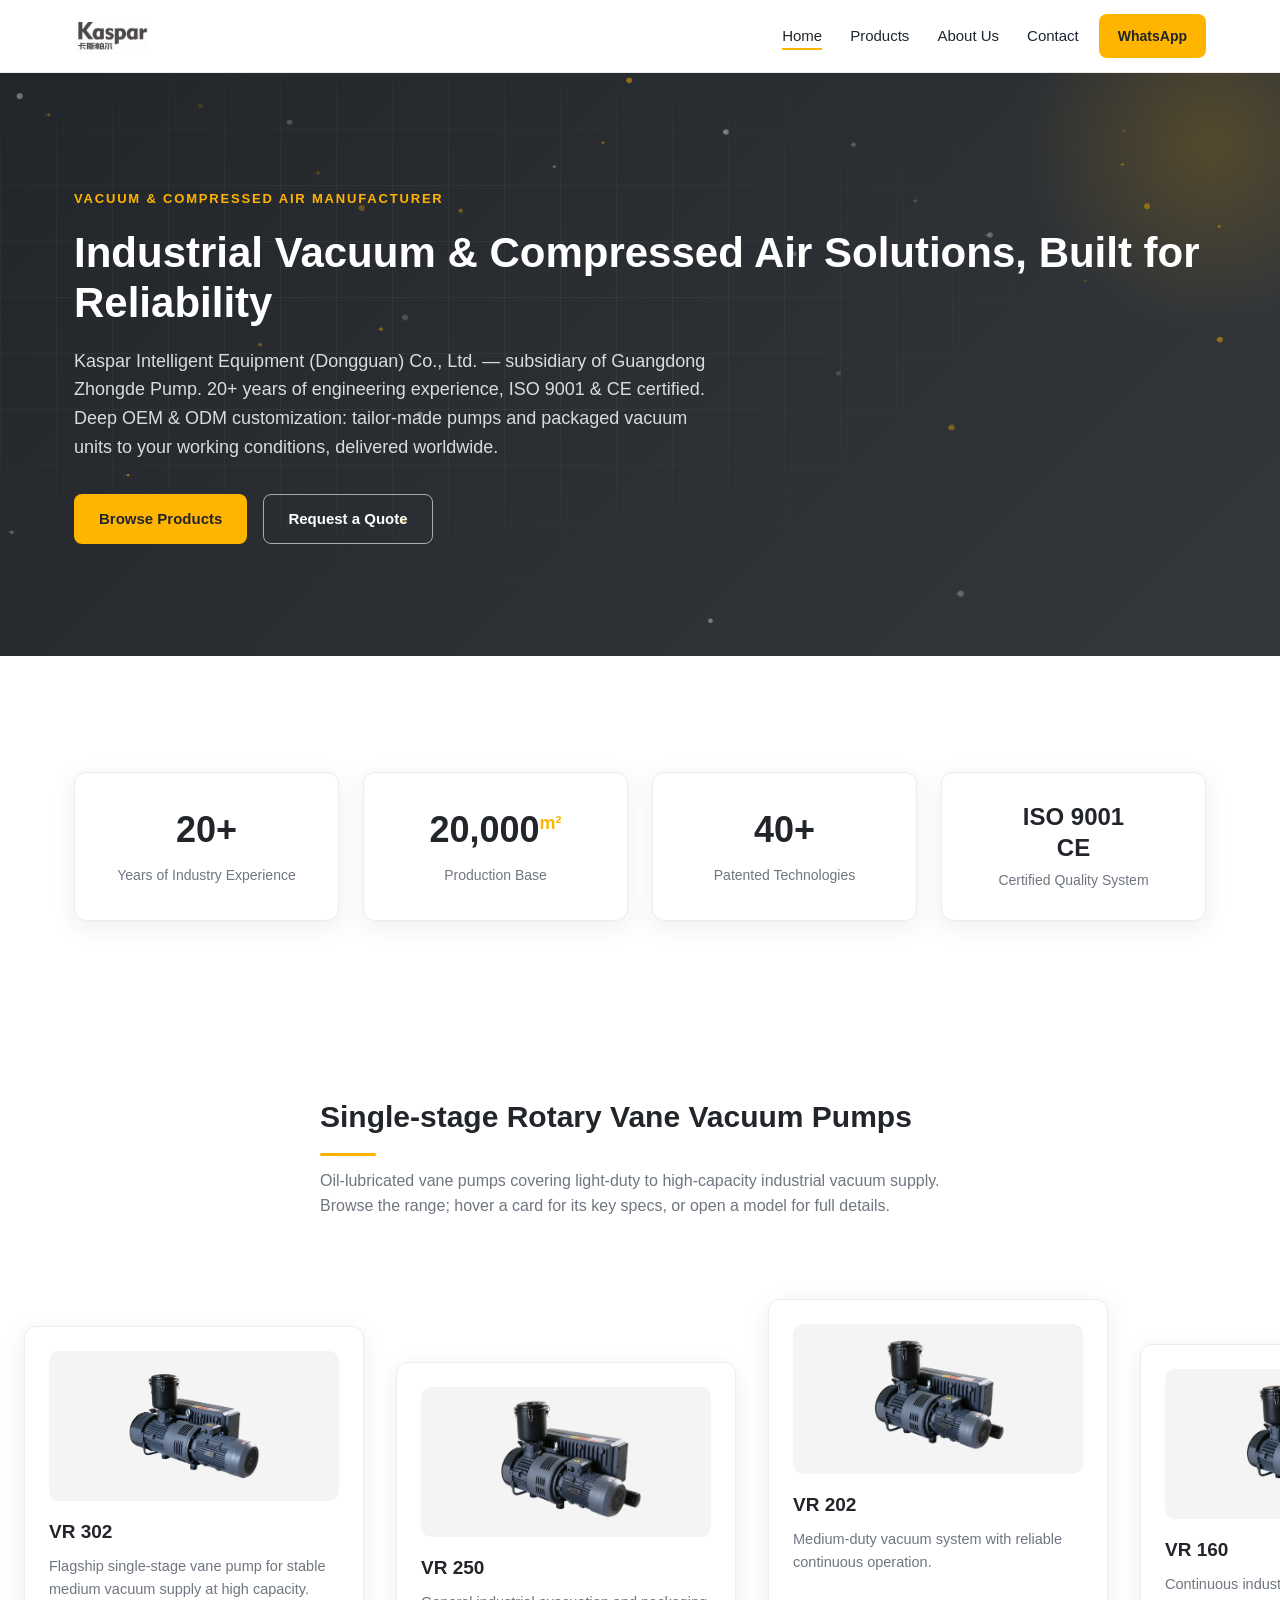
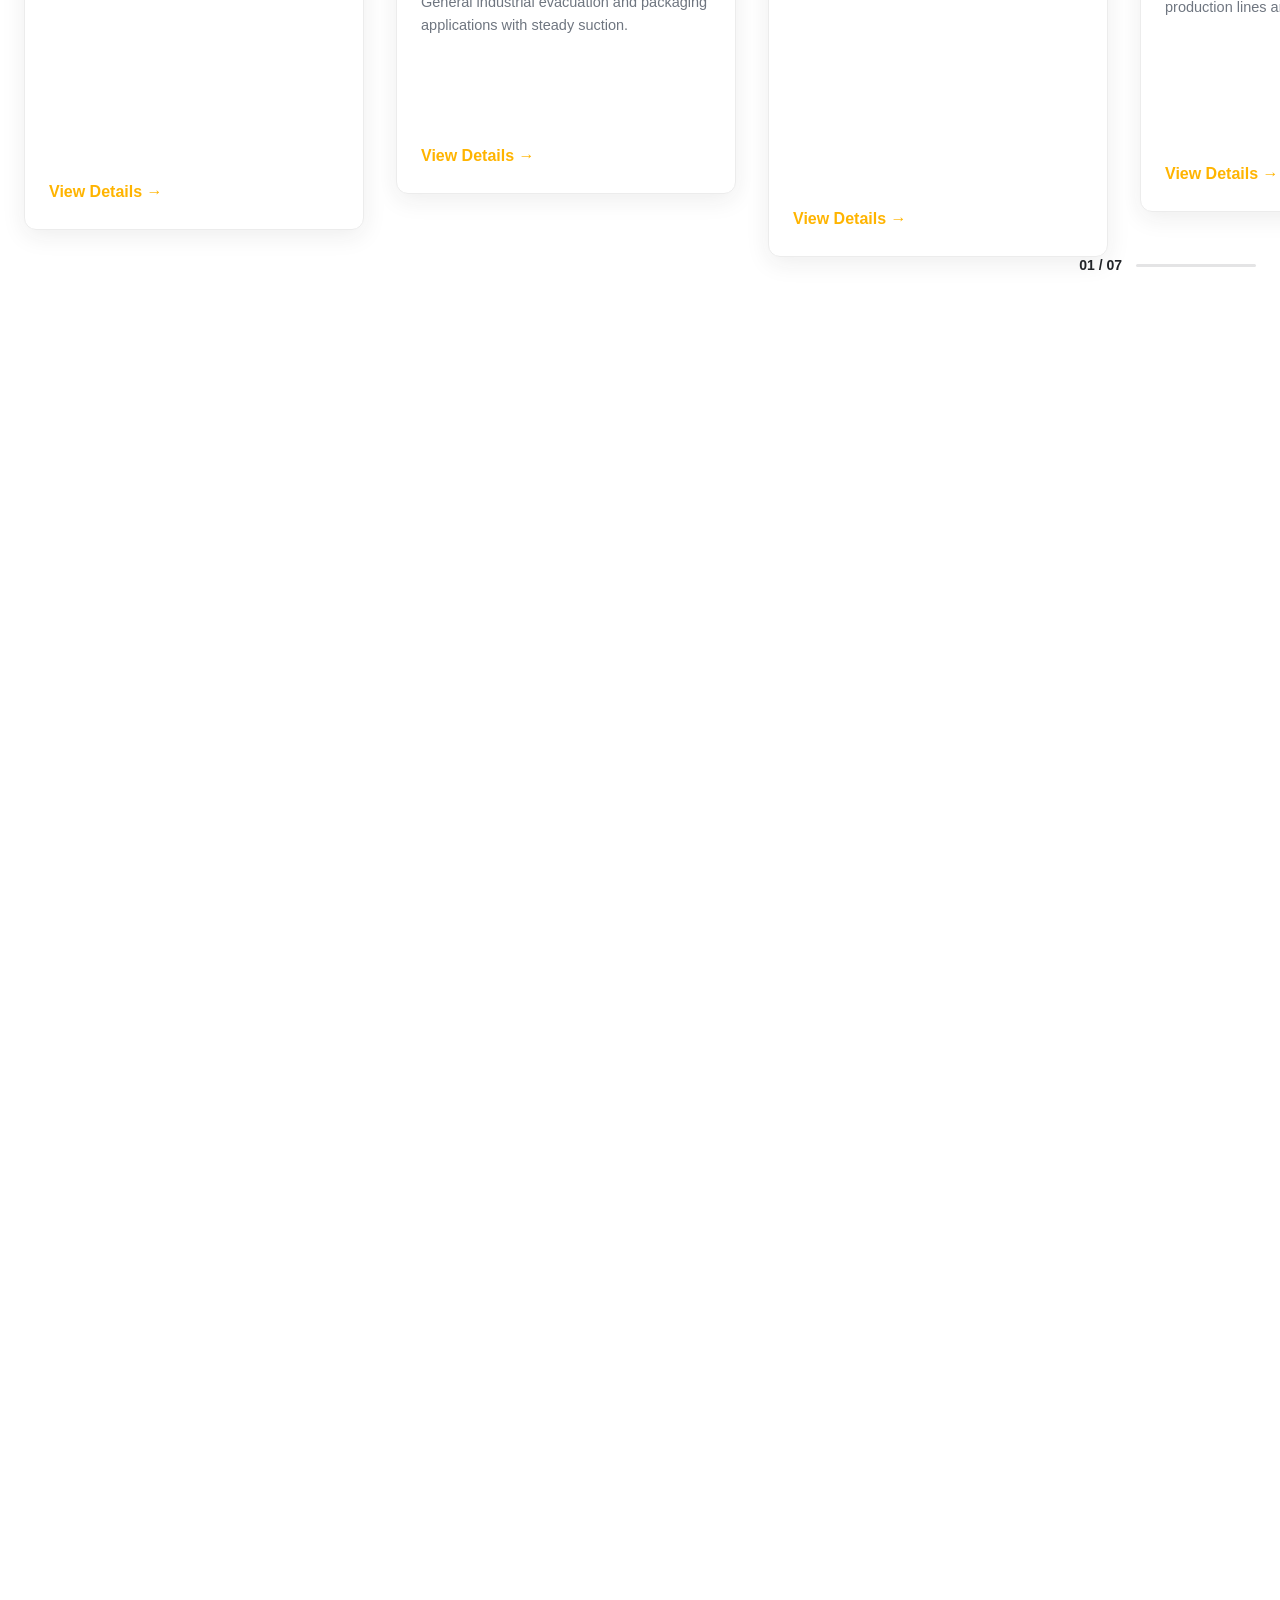
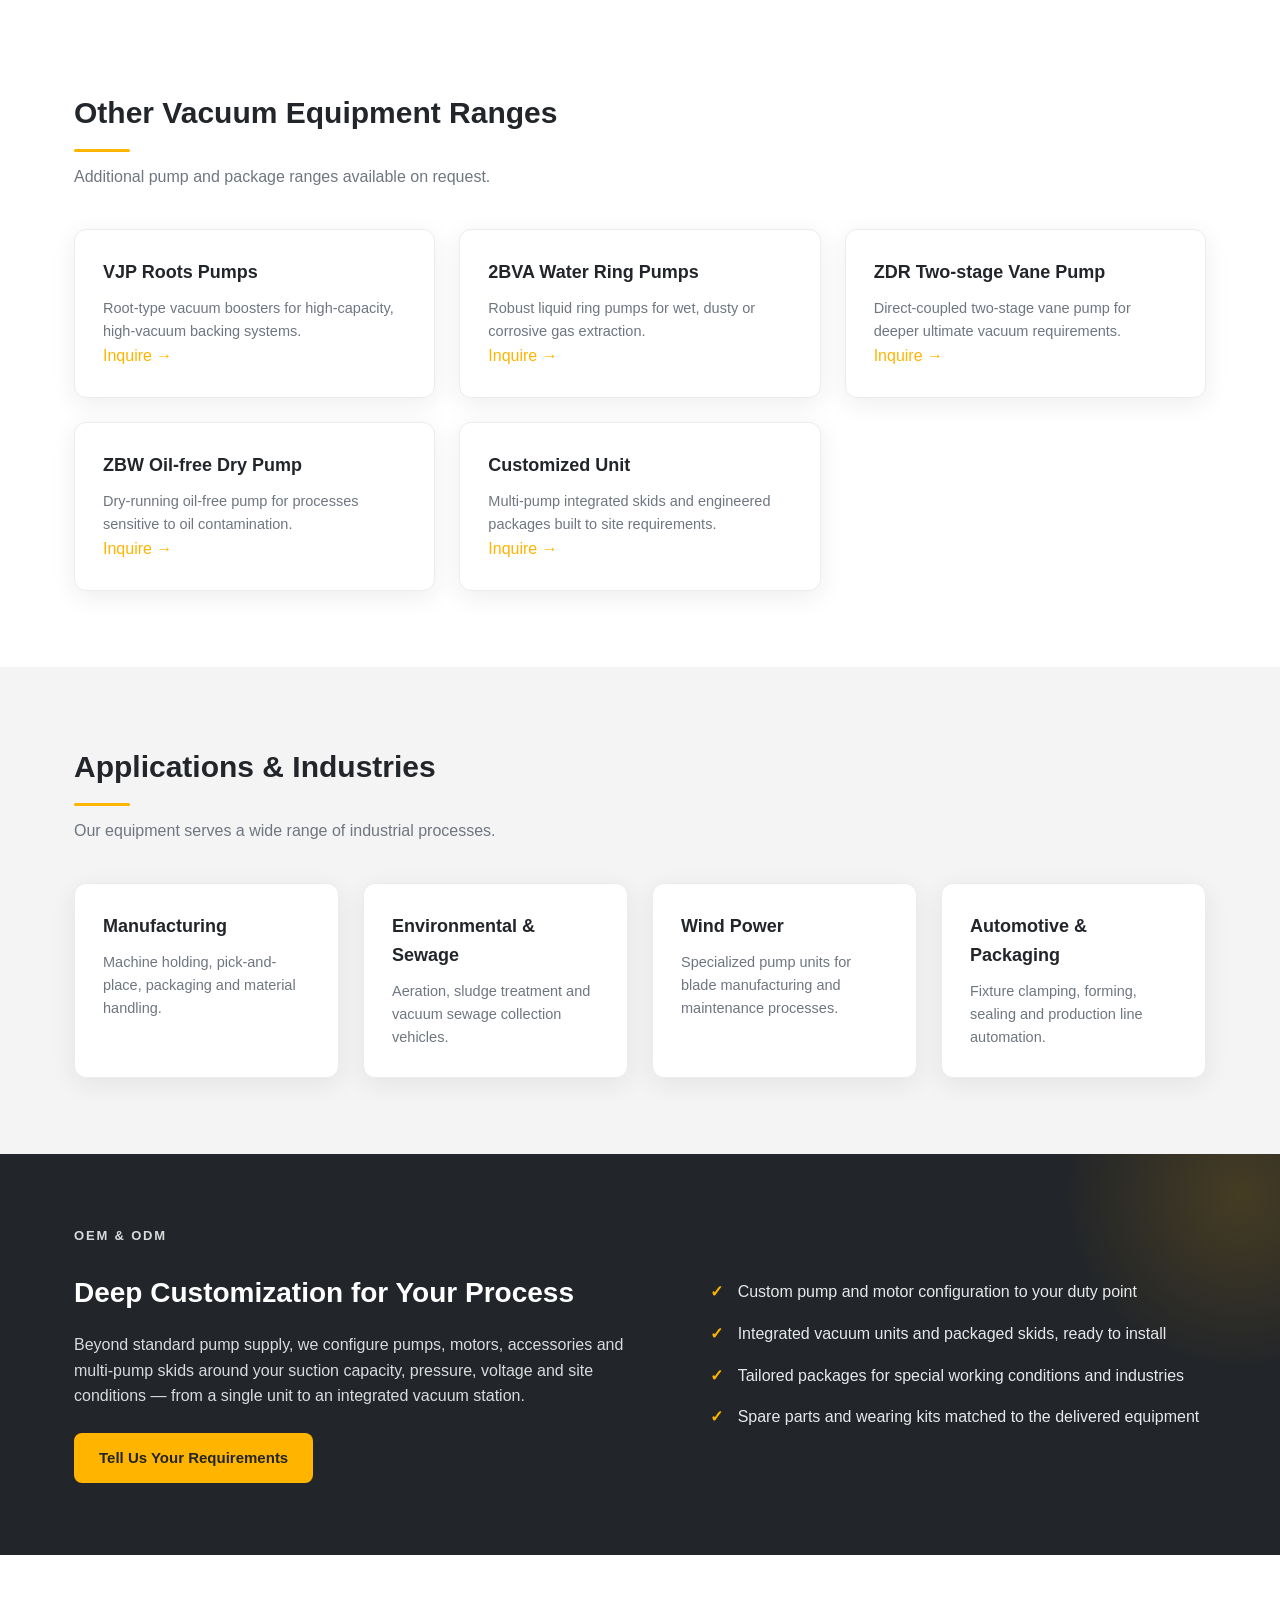
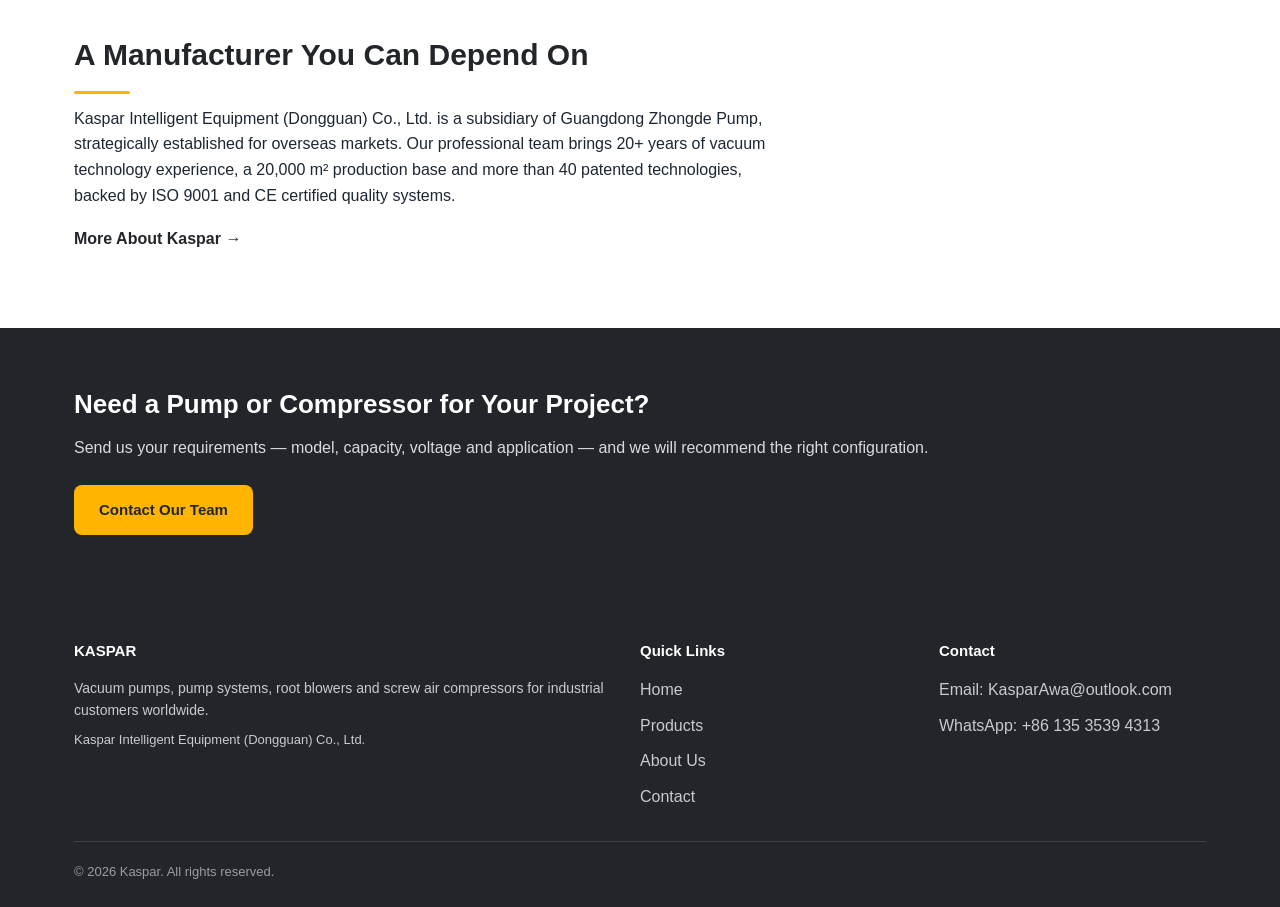
<file: index.html>
<!DOCTYPE html>
<html lang="en">
<head>
  <meta charset="UTF-8">
  <meta name="viewport" content="width=device-width, initial-scale=1.0">
  <link rel="icon" href="data:image/svg+xml,<svg xmlns='http://www.w3.org/2000/svg' viewBox='0 0 64 64'><rect width='64' height='64' rx='12' fill='%23ffb400'/><text x='32' y='44' font-size='38' font-family='Arial' font-weight='700' text-anchor='middle' fill='%23222529'>K</text></svg>">
  <title>Kaspar | Vacuum Pumps, Pump Systems &amp; Air Compressor Solutions</title>
  <meta name="description" content="Kaspar manufactures rotary vane vacuum pumps, pump skids, root blowers and screw air compressors for industrial, environmental, wind power and packaging applications. WEG-motor equipped, ISO 9001 & CE certified, OEM & ODM customization, global after-sales support.">
  <link rel="stylesheet" href="css/style.css">
  <link rel="stylesheet" href="https://miaoda.feishu.cn/fonts/css2?family=Noto+Sans:wght@300;400;500;700;800&display=swap">
</head>
<body>

  <!-- ===== Header ===== -->
  <header class="site-header">
    <div class="container nav">
      <a href="index.html" class="brand"><img class="nav-logo" src="assets/logo.png" alt="Kaspar"></a>
      <button class="nav-toggle" aria-label="Menu" onclick="document.querySelector('.nav-links').classList.toggle('open')">
        <span></span><span></span><span></span>
      </button>
      <ul class="nav-links">
        <li><a href="index.html" class="active">Home</a></li>
        <li><a href="products.html">Products</a></li>
        <li><a href="about.html">About Us</a></li>
        <li><a href="contact.html">Contact</a></li>
      </ul>
      <a class="btn btn-primary nav-cta" href="https://wa.me/8613535394313" target="_blank" rel="noopener">WhatsApp</a>
    </div>
  </header>

  <!-- ===== Hero ===== -->
  <section class="hero" id="hero">
    <canvas class="hero-canvas" aria-hidden="true"></canvas>
    <div class="container">
      <p class="hero-eyebrow">Vacuum &amp; Compressed Air Manufacturer</p>
      <h1>Industrial Vacuum &amp; Compressed Air Solutions, Built for Reliability</h1>
      <p class="lead">Kaspar Intelligent Equipment (Dongguan) Co., Ltd. — subsidiary of Guangdong Zhongde Pump. 20+ years of engineering experience, ISO 9001 &amp; CE certified. Deep OEM &amp; ODM customization: tailor-made pumps and packaged vacuum units to your working conditions, delivered worldwide.</p>
      <div class="hero-actions">
        <a href="products.html" class="btn btn-primary">Browse Products</a>
        <a href="contact.html" class="btn btn-outline">Request a Quote</a>
      </div>
    </div>
  </section>

  <!-- ===== Trust / credentials ===== -->
  <section class="section">
    <div class="container">
      <div class="stats-band">
        <div class="stat reveal">
          <div class="stat-num" data-count="20" data-suffix="+">0</div>
          <div class="stat-label">Years of Industry Experience</div>
        </div>
        <div class="stat reveal reveal-d1">
          <div class="stat-num">20,000<sup>m²</sup></div>
          <div class="stat-label">Production Base</div>
        </div>
        <div class="stat reveal reveal-d2">
          <div class="stat-num" data-count="40" data-suffix="+">0</div>
          <div class="stat-label">Patented Technologies</div>
        </div>
        <div class="stat reveal reveal-d3">
          <div class="stat-num" style="font-size:24px; line-height:1.3;">ISO 9001<br>CE</div>
          <div class="stat-label">Certified Quality System</div>
        </div>
      </div>
    </div>
  </section>

  <!-- ===== VR rotary vane series (horizontal rail) ===== -->
  <section id="products" class="h-section alt">
    <div class="h-viewport">
      <div class="container h-head">
        <h2 class="section-title">Single-stage Rotary Vane Vacuum Pumps</h2>
        <p class="section-sub">Oil-lubricated vane pumps covering light-duty to high-capacity industrial vacuum supply. Browse the range; hover a card for its key specs, or open a model for full details.</p>
      </div>
      <div class="h-track">

        <article class="h-tile h-tile--a reveal">
          <img class="thumb-img" src="assets/vr302.png" alt="VR 302 oil-lubricated rotary vane vacuum pump">
          <h3>VR 302</h3>
          <p class="tile-desc">Flagship single-stage vane pump for stable medium vacuum supply at high capacity.</p>
          <p class="spec-line">300 / 360 m³/h · 7.5 kW</p>
          <div class="meta"><a href="product-vr302.html">View Details →</a></div>
        </article>

        <article class="h-tile h-tile--b reveal">
          <img class="thumb-img" src="assets/vr250.png" alt="VR 250 oil-lubricated rotary vane vacuum pump">
          <h3>VR 250</h3>
          <p class="tile-desc">General industrial evacuation and packaging applications with steady suction.</p>
          <p class="spec-line">250 / 300 m³/h · 5.5 / 7.5 kW</p>
          <div class="meta"><a href="product-vr250.html">View Details →</a></div>
        </article>

        <article class="h-tile h-tile--c reveal">
          <img class="thumb-img" src="assets/vr202.png" alt="VR 202 oil-lubricated rotary vane vacuum pump">
          <h3>VR 202</h3>
          <p class="tile-desc">Medium-duty vacuum system with reliable continuous operation.</p>
          <p class="spec-line">200 / 240 m³/h · 4.5 kW</p>
          <div class="meta"><a href="product-vr202.html">View Details →</a></div>
        </article>

        <article class="h-tile h-tile--d reveal">
          <img class="thumb-img" src="assets/vr160.png" alt="VR 160 oil-lubricated rotary vane vacuum pump">
          <h3>VR 160</h3>
          <p class="tile-desc">Continuous industrial vacuum supply for production lines and process equipment.</p>
          <p class="spec-line">160 / 190 m³/h · 4 kW</p>
          <div class="meta"><a href="product-vr160.html">View Details →</a></div>
        </article>

        <article class="h-tile h-tile--a reveal">
          <img class="thumb-img" src="assets/vr100.png" alt="VR 100 oil-lubricated rotary vane vacuum pump">
          <h3>VR 100</h3>
          <p class="tile-desc">Compact unit for machinery automation, fixtures and smaller vacuum demands.</p>
          <p class="spec-line">100 / 120 m³/h · 3 kW</p>
          <div class="meta"><a href="product-vr100.html">View Details →</a></div>
        </article>

        <article class="h-tile h-tile--b reveal">
          <img class="thumb-img" src="assets/vr063.png" alt="VR 063 oil-lubricated rotary vane vacuum pump">
          <h3>VR 063</h3>
          <p class="tile-desc">Small-to-medium vacuum applications with balanced footprint and output.</p>
          <p class="spec-line">63 / 76 m³/h · 2.2 kW</p>
          <div class="meta"><a href="product-vr063.html">View Details →</a></div>
        </article>

        <article class="h-tile h-tile--c reveal">
          <img class="thumb-img" src="assets/vr040.png" alt="VR 040 oil-lubricated rotary vane vacuum pump">
          <h3>VR 040</h3>
          <p class="tile-desc">Light-duty evacuation in a compact, energy-efficient package.</p>
          <p class="spec-line">40 / 48 m³/h · 1.5 kW</p>
          <div class="meta"><a href="product-vr040.html">View Details →</a></div>
        </article>

      </div>
      <div class="h-meta">
        <span class="h-counter">01 / 07</span>
        <div class="h-progress"><span></span></div>
      </div>
    </div>
  </section>

  <!-- ===== Other categories ===== -->
  <section id="categories" class="section">
    <div class="container">
      <h2 class="section-title">Other Vacuum Equipment Ranges</h2>
      <p class="section-sub">Additional pump and package ranges available on request.</p>
      <div class="grid grid-3">
        <div class="card reveal"><h3>VJP Roots Pumps</h3><p>Root-type vacuum boosters for high-capacity, high-vacuum backing systems.</p><div class="meta"><a href="contact.html">Inquire →</a></div></div>
        <div class="card reveal reveal-d1"><h3>2BVA Water Ring Pumps</h3><p>Robust liquid ring pumps for wet, dusty or corrosive gas extraction.</p><div class="meta"><a href="contact.html">Inquire →</a></div></div>
        <div class="card reveal reveal-d2"><h3>ZDR Two-stage Vane Pump</h3><p>Direct-coupled two-stage vane pump for deeper ultimate vacuum requirements.</p><div class="meta"><a href="contact.html">Inquire →</a></div></div>
        <div class="card reveal"><h3>ZBW Oil-free Dry Pump</h3><p>Dry-running oil-free pump for processes sensitive to oil contamination.</p><div class="meta"><a href="contact.html">Inquire →</a></div></div>
        <div class="card reveal reveal-d1"><h3>Customized Unit</h3><p>Multi-pump integrated skids and engineered packages built to site requirements.</p><div class="meta"><a href="contact.html">Inquire →</a></div></div>
      </div>
    </div>
  </section>

  <!-- ===== Applications ===== -->
  <section id="applications" class="section alt">
    <div class="container">
      <h2 class="section-title">Applications &amp; Industries</h2>
      <p class="section-sub">Our equipment serves a wide range of industrial processes.</p>
      <div class="grid grid-4">
        <div class="card reveal"><h3>Manufacturing</h3><p>Machine holding, pick-and-place, packaging and material handling.</p></div>
        <div class="card reveal reveal-d1"><h3>Environmental &amp; Sewage</h3><p>Aeration, sludge treatment and vacuum sewage collection vehicles.</p></div>
        <div class="card reveal reveal-d2"><h3>Wind Power</h3><p>Specialized pump units for blade manufacturing and maintenance processes.</p></div>
        <div class="card reveal reveal-d3"><h3>Automotive &amp; Packaging</h3><p>Fixture clamping, forming, sealing and production line automation.</p></div>
      </div>
    </div>
  </section>

  <!-- ===== Deep customization ===== -->
  <section id="customization" class="custom-band">
    <div class="container">
      <div class="custom-grid">
        <div class="reveal">
          <p class="band-eyebrow">OEM &amp; ODM</p>
          <h2>Deep Customization for Your Process</h2>
          <p>Beyond standard pump supply, we configure pumps, motors, accessories and multi-pump skids around your suction capacity, pressure, voltage and site conditions — from a single unit to an integrated vacuum station.</p>
          <a href="contact.html" class="btn btn-primary">Tell Us Your Requirements</a>
        </div>
        <ul class="feature-list custom-points reveal reveal-d1">
          <li>Custom pump and motor configuration to your duty point</li>
          <li>Integrated vacuum units and packaged skids, ready to install</li>
          <li>Tailored packages for special working conditions and industries</li>
          <li>Spare parts and wearing kits matched to the delivered equipment</li>
        </ul>
      </div>
    </div>
  </section>

  <!-- ===== About teaser ===== -->
  <section id="about-teaser" class="section">
    <div class="container">
      <div class="about-teaser">
        <div class="reveal">
          <h2 class="section-title">A Manufacturer You Can Depend On</h2>
          <p style="font-size:16px; color:var(--text); max-width:720px;">Kaspar Intelligent Equipment (Dongguan) Co., Ltd. is a subsidiary of Guangdong Zhongde Pump, strategically established for overseas markets. Our professional team brings 20+ years of vacuum technology experience, a 20,000 m² production base and more than 40 patented technologies, backed by ISO 9001 and CE certified quality systems.</p>
          <div class="meta" style="margin-top:18px;"><a href="about.html" class="text-link">More About Kaspar →</a></div>
        </div>
      </div>
    </div>
  </section>

  <!-- ===== CTA ===== -->
  <section id="cta-band" class="cta-band">
    <div class="container">
      <h2>Need a Pump or Compressor for Your Project?</h2>
      <p>Send us your requirements — model, capacity, voltage and application — and we will recommend the right configuration.</p>
      <a href="contact.html" class="btn btn-primary">Contact Our Team</a>
    </div>
  </section>

  <!-- ===== Footer ===== -->
  <footer class="site-footer">
    <div class="container">
      <div class="footer-grid">
        <div>
          <h4>KASPAR</h4>
          <p style="font-size:14px;">Vacuum pumps, pump systems, root blowers and screw air compressors for industrial customers worldwide.</p>
          <p style="font-size:13px; margin-top:8px;">Kaspar Intelligent Equipment (Dongguan) Co., Ltd.</p>
        </div>
        <div>
          <h4>Quick Links</h4>
          <ul>
            <li><a href="index.html">Home</a></li>
            <li><a href="products.html">Products</a></li>
            <li><a href="about.html">About Us</a></li>
            <li><a href="contact.html">Contact</a></li>
          </ul>
        </div>
        <div>
          <h4>Contact</h4>
          <ul>
            <li>Email: KasparAwa@outlook.com</li>
            <li>WhatsApp: <a href="https://wa.me/8613535394313" target="_blank" rel="noopener">+86 135 3539 4313</a></li>
          </ul>
        </div>
      </div>
      <div class="footer-bottom">© 2026 Kaspar. All rights reserved.</div>
    </div>
  </footer>

  <script src="js/main.js"></script>
</body>
</html>
</file>
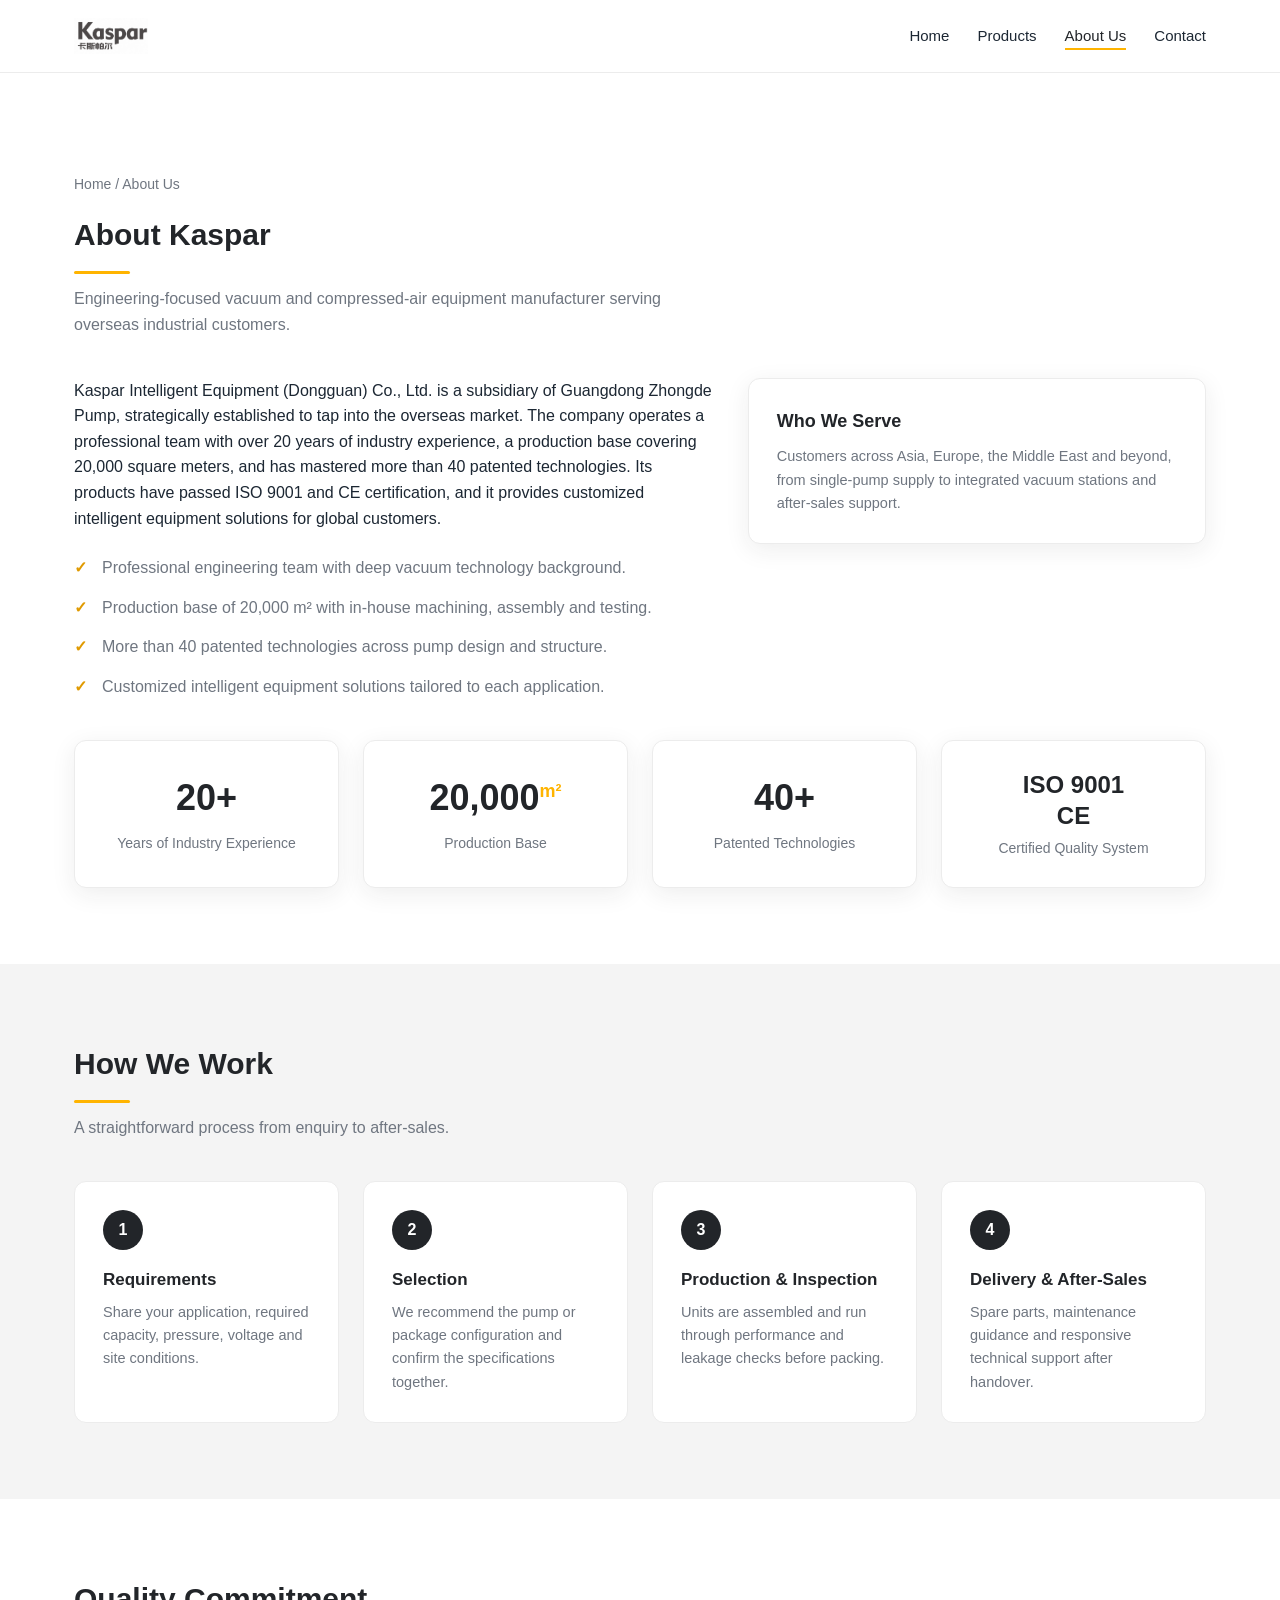
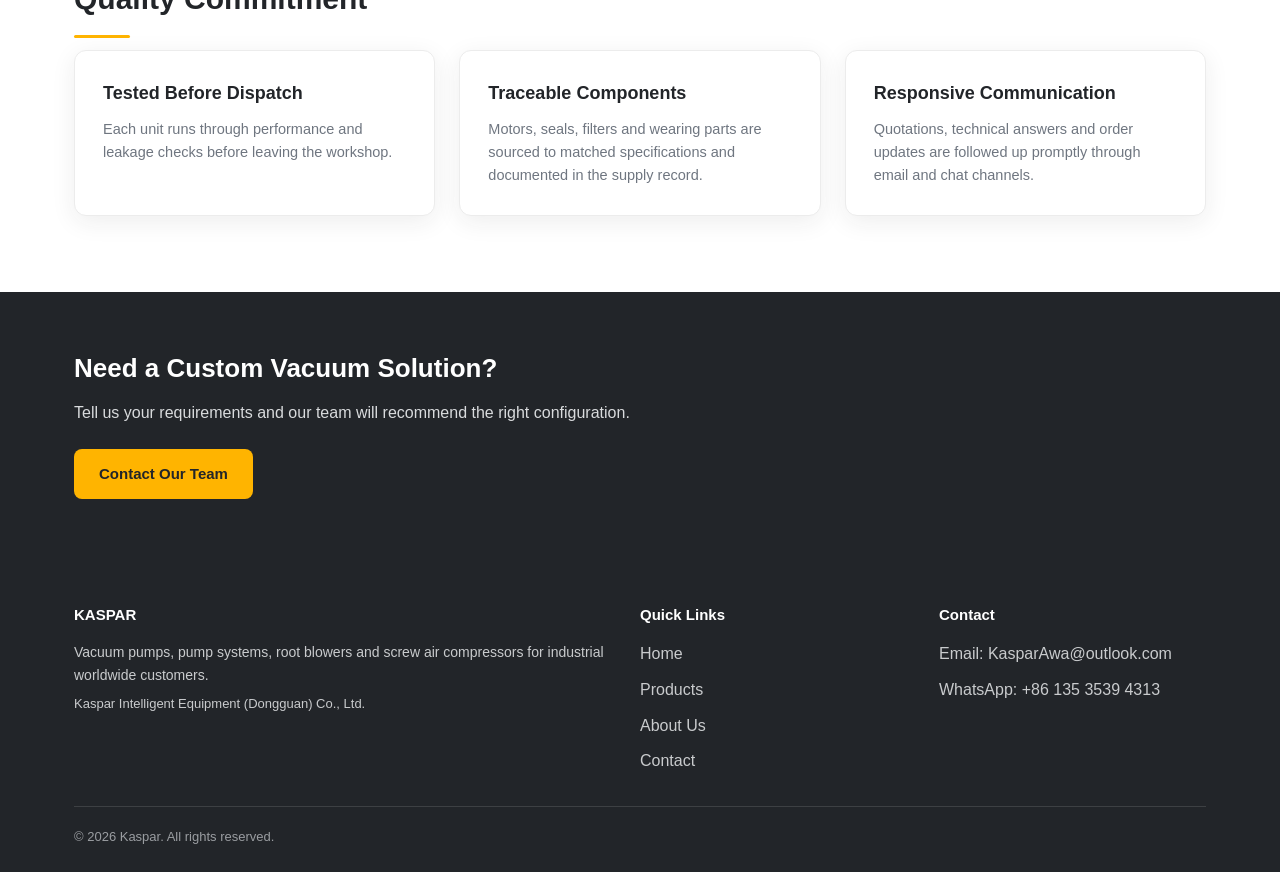
<file: about.html>
<!DOCTYPE html>
<html lang="en">
<head>
  <meta charset="UTF-8">
  <meta name="viewport" content="width=device-width, initial-scale=1.0">
  <link rel="icon" href="data:image/svg+xml,<svg xmlns='http://www.w3.org/2000/svg' viewBox='0 0 64 64'><rect width='64' height='64' rx='12' fill='%23ffb400'/><text x='32' y='44' font-size='38' font-family='Arial' font-weight='700' text-anchor='middle' fill='%23222529'>K</text></svg>">
  <title>About Us | Kaspar</title>
  <meta name="description" content="Kaspar Intelligent Equipment (Dongguan) Co., Ltd. — subsidiary of Guangdong Zhongde Pump, 20+ years of vacuum pump experience, ISO 9001 and CE certified customized equipment solutions for global customers.">
  <link rel="stylesheet" href="css/style.css">
  <link rel="stylesheet" href="https://miaoda.feishu.cn/fonts/css2?family=Noto+Sans:wght@300;400;500;700;800&display=swap">
</head>
<body>

  <header class="site-header">
    <div class="container nav">
      <a href="index.html" class="brand"><img class="nav-logo" src="assets/logo.png" alt="Kaspar"></a>
      <button class="nav-toggle" aria-label="Menu" onclick="document.querySelector('.nav-links').classList.toggle('open')">
        <span></span><span></span><span></span>
      </button>
      <ul class="nav-links">
        <li><a href="index.html">Home</a></li>
        <li><a href="products.html">Products</a></li>
        <li><a href="about.html" class="active">About Us</a></li>
        <li><a href="contact.html">Contact</a></li>
      </ul>
    </div>
  </header>

  <section class="section">
    <div class="container">
      <nav class="breadcrumb"><a href="index.html">Home</a> / About Us</nav>
      <h2 class="section-title" style="margin-top:16px;">About Kaspar</h2>
      <p class="section-sub">Engineering-focused vacuum and compressed-air equipment manufacturer serving overseas industrial customers.</p>

      <div class="grid" style="grid-template-columns: 1.4fr 1fr; gap: 32px; align-items: start;">
        <div class="reveal">
          <p style="font-size:16px; color:var(--text);">
            Kaspar Intelligent Equipment (Dongguan) Co., Ltd. is a subsidiary of Guangdong Zhongde Pump,
            strategically established to tap into the overseas market. The company operates a professional
            team with over 20 years of industry experience, a production base covering 20,000 square meters,
            and has mastered more than 40 patented technologies. Its products have passed ISO 9001 and CE
            certification, and it provides customized intelligent equipment solutions for global customers.
          </p>
          <ul class="feature-list" style="margin-top:24px;">
            <li>Professional engineering team with deep vacuum technology background.</li>
            <li>Production base of 20,000 m² with in-house machining, assembly and testing.</li>
            <li>More than 40 patented technologies across pump design and structure.</li>
            <li>Customized intelligent equipment solutions tailored to each application.</li>
          </ul>
        </div>
        <div class="reveal reveal-d1">
          <div class="card">
            <h3>Who We Serve</h3>
            <p>Customers across Asia, Europe, the Middle East and beyond, from single-pump supply to integrated vacuum stations and after-sales support.</p>
          </div>
        </div>
      </div>

      <div class="stats-band">
        <div class="stat reveal">
          <div class="stat-num" data-count="20" data-suffix="+">0</div>
          <div class="stat-label">Years of Industry Experience</div>
        </div>
        <div class="stat reveal reveal-d1">
          <div class="stat-num">20,000<sup>m²</sup></div>
          <div class="stat-label">Production Base</div>
        </div>
        <div class="stat reveal reveal-d2">
          <div class="stat-num" data-count="40" data-suffix="+">0</div>
          <div class="stat-label">Patented Technologies</div>
        </div>
        <div class="stat reveal reveal-d3">
          <div class="stat-num" style="font-size:24px; line-height:1.3;">ISO 9001<br>CE</div>
          <div class="stat-label">Certified Quality System</div>
        </div>
      </div>
    </div>
  </section>

  <section class="section alt">
    <div class="container">
      <h2 class="section-title">How We Work</h2>
      <p class="section-sub">A straightforward process from enquiry to after-sales.</p>
      <div class="steps">
        <div class="step reveal">
          <div class="step-no">1</div>
          <h3>Requirements</h3>
          <p>Share your application, required capacity, pressure, voltage and site conditions.</p>
        </div>
        <div class="step reveal reveal-d1">
          <div class="step-no">2</div>
          <h3>Selection</h3>
          <p>We recommend the pump or package configuration and confirm the specifications together.</p>
        </div>
        <div class="step reveal reveal-d2">
          <div class="step-no">3</div>
          <h3>Production &amp; Inspection</h3>
          <p>Units are assembled and run through performance and leakage checks before packing.</p>
        </div>
        <div class="step reveal reveal-d3">
          <div class="step-no">4</div>
          <h3>Delivery &amp; After-Sales</h3>
          <p>Spare parts, maintenance guidance and responsive technical support after handover.</p>
        </div>
      </div>
    </div>
  </section>

  <section class="section">
    <div class="container">
      <h2 class="section-title">Quality Commitment</h2>
      <div class="grid grid-3">
        <div class="card reveal">
          <h3>Tested Before Dispatch</h3>
          <p>Each unit runs through performance and leakage checks before leaving the workshop.</p>
        </div>
        <div class="card reveal reveal-d1">
          <h3>Traceable Components</h3>
          <p>Motors, seals, filters and wearing parts are sourced to matched specifications and documented in the supply record.</p>
        </div>
        <div class="card reveal reveal-d2">
          <h3>Responsive Communication</h3>
          <p>Quotations, technical answers and order updates are followed up promptly through email and chat channels.</p>
        </div>
      </div>
    </div>
  </section>

  <section class="cta-band">
    <div class="container">
      <h2>Need a Custom Vacuum Solution?</h2>
      <p>Tell us your requirements and our team will recommend the right configuration.</p>
      <a href="contact.html" class="btn btn-primary">Contact Our Team</a>
    </div>
  </section>

  <footer class="site-footer">
    <div class="container">
      <div class="footer-grid">
        <div>
          <h4>KASPAR</h4>
          <p style="font-size:14px;">Vacuum pumps, pump systems, root blowers and screw air compressors for industrial worldwide customers.</p>
          <p style="font-size:13px; margin-top:8px;">Kaspar Intelligent Equipment (Dongguan) Co., Ltd.</p>
        </div>
        <div>
          <h4>Quick Links</h4>
          <ul>
            <li><a href="index.html">Home</a></li>
            <li><a href="products.html">Products</a></li>
            <li><a href="about.html">About Us</a></li>
            <li><a href="contact.html">Contact</a></li>
          </ul>
        </div>
        <div>
          <h4>Contact</h4>
          <ul>
            <li>Email: KasparAwa@outlook.com</li>
            <li>WhatsApp: <a href="https://wa.me/8613535394313" target="_blank" rel="noopener">+86 135 3539 4313</a></li>
          </ul>
        </div>
      </div>
      <div class="footer-bottom">© 2026 Kaspar. All rights reserved.</div>
    </div>
  </footer>

  <script src="js/main.js"></script>
</body>
</html>
</file>
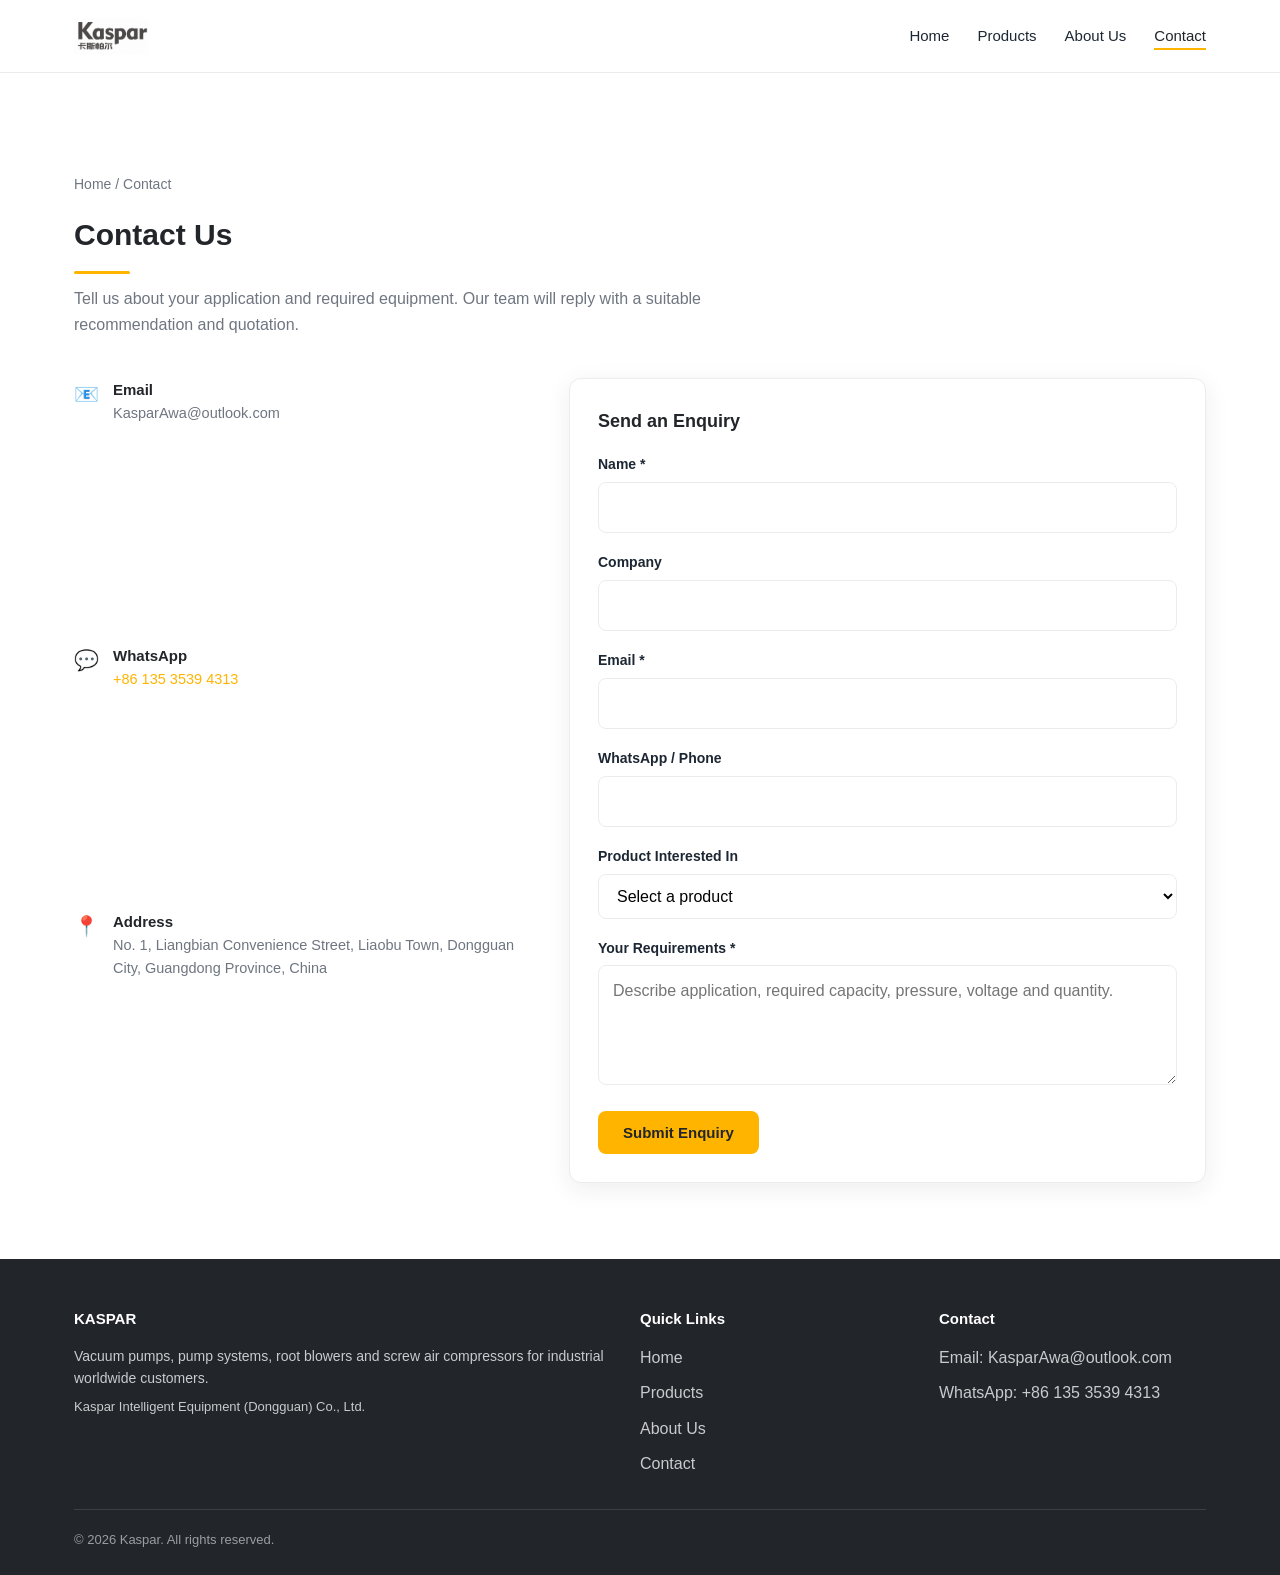
<file: contact.html>
<!DOCTYPE html>
<html lang="en">
<head>
  <meta charset="UTF-8">
  <meta name="viewport" content="width=device-width, initial-scale=1.0">
  <link rel="icon" href="data:image/svg+xml,<svg xmlns='http://www.w3.org/2000/svg' viewBox='0 0 64 64'><rect width='64' height='64' rx='12' fill='%23ffb400'/><text x='32' y='44' font-size='38' font-family='Arial' font-weight='700' text-anchor='middle' fill='%23222529'>K</text></svg>">
  <title>Contact | Kaspar</title>
  <meta name="description" content="Contact Kaspar for vacuum pump, pump system, blower and compressor enquiries. Send your requirements and receive a recommendation and quotation.">
  <link rel="stylesheet" href="css/style.css">
  <link rel="stylesheet" href="https://miaoda.feishu.cn/fonts/css2?family=Noto+Sans:wght@300;400;500;700;800&display=swap">
</head>
<body>

  <header class="site-header">
    <div class="container nav">
      <a href="index.html" class="brand"><img class="nav-logo" src="assets/logo.png" alt="Kaspar"></a>
      <button class="nav-toggle" aria-label="Menu" onclick="document.querySelector('.nav-links').classList.toggle('open')">
        <span></span><span></span><span></span>
      </button>
      <ul class="nav-links">
        <li><a href="index.html">Home</a></li>
        <li><a href="products.html">Products</a></li>
        <li><a href="about.html">About Us</a></li>
        <li><a href="contact.html" class="active">Contact</a></li>
      </ul>
    </div>
  </header>

  <section class="section">
    <div class="container">
      <nav class="breadcrumb"><a href="index.html">Home</a> / Contact</nav>
      <h2 class="section-title" style="margin-top:16px;">Contact Us</h2>
      <p class="section-sub">Tell us about your application and required equipment. Our team will reply with a suitable recommendation and quotation.</p>

      <div class="grid" style="grid-template-columns: 1fr 1.4fr; gap: 40px;">

        <!-- Contact info -->
        <div class="contact-info">
          <div class="item">
            <div class="icon">📧</div>
            <div>
              <h4>Email</h4>
              <p>KasparAwa@outlook.com</p>
            </div>
          </div>
          <div class="item">
            <div class="icon">💬</div>
            <div>
              <h4>WhatsApp</h4>
              <p><a href="https://wa.me/8613535394313" target="_blank" rel="noopener">+86 135 3539 4313</a></p>
            </div>
          </div>
          <div class="item">
            <div class="icon">📍</div>
            <div>
              <h4>Address</h4>
              <p>No. 1, Liangbian Convenience Street, Liaobu Town, Dongguan City, Guangdong Province, China</p>
            </div>
          </div>
        </div>

        <!-- Enquiry form -->
        <div class="card">
          <h3 style="margin-bottom: 18px;">Send an Enquiry</h3>
          <!-- Replace the Formspree action below with your own form endpoint after launch -->
          <form class="form-grid" action="https://formspree.io/f/your-form-id" method="POST">
            <div class="form-field">
              <label for="name">Name *</label>
              <input type="text" id="name" name="name" required>
            </div>
            <div class="form-field">
              <label for="company">Company</label>
              <input type="text" id="company" name="company">
            </div>
            <div class="form-field">
              <label for="email">Email *</label>
              <input type="email" id="email" name="email" required>
            </div>
            <div class="form-field">
              <label for="whatsapp">WhatsApp / Phone</label>
              <input type="text" id="whatsapp" name="whatsapp">
            </div>
            <div class="form-field">
              <label for="product">Product Interested In</label>
              <select id="product" name="product">
                <option value="">Select a product</option>
                <option>Rotary Vane Vacuum Pump</option>
                <option>Liquid Ring Vacuum Pump</option>
                <option>Root Blower Booster Unit</option>
                <option>Screw Air Compressor</option>
                <option>Custom Pump Skid System</option>
                <option>Suction Truck Water Pump</option>
                <option>Other / Spare Parts</option>
              </select>
            </div>
            <div class="form-field">
              <label for="message">Your Requirements *</label>
              <textarea id="message" name="message" placeholder="Describe application, required capacity, pressure, voltage and quantity." required></textarea>
            </div>
            <div>
              <button type="submit" class="btn btn-primary">Submit Enquiry</button>
            </div>
          </form>
        </div>
      </div>
    </div>
  </section>

  <footer class="site-footer">
    <div class="container">
      <div class="footer-grid">
        <div>
          <h4>KASPAR</h4>
          <p style="font-size:14px;">Vacuum pumps, pump systems, root blowers and screw air compressors for industrial worldwide customers.</p>
          <p style="font-size:13px; margin-top:8px;">Kaspar Intelligent Equipment (Dongguan) Co., Ltd.</p>
        </div>
        <div>
          <h4>Quick Links</h4>
          <ul>
            <li><a href="index.html">Home</a></li>
            <li><a href="products.html">Products</a></li>
            <li><a href="about.html">About Us</a></li>
            <li><a href="contact.html">Contact</a></li>
          </ul>
        </div>
        <div>
          <h4>Contact</h4>
          <ul>
            <li>Email: KasparAwa@outlook.com</li>
            <li>WhatsApp: <a href="https://wa.me/8613535394313" target="_blank" rel="noopener">+86 135 3539 4313</a></li>
          </ul>
        </div>
      </div>
      <div class="footer-bottom">© 2026 Kaspar. All rights reserved.</div>
    </div>
  </footer>

  <script src="js/main.js"></script>
</body>
</html>
</file>
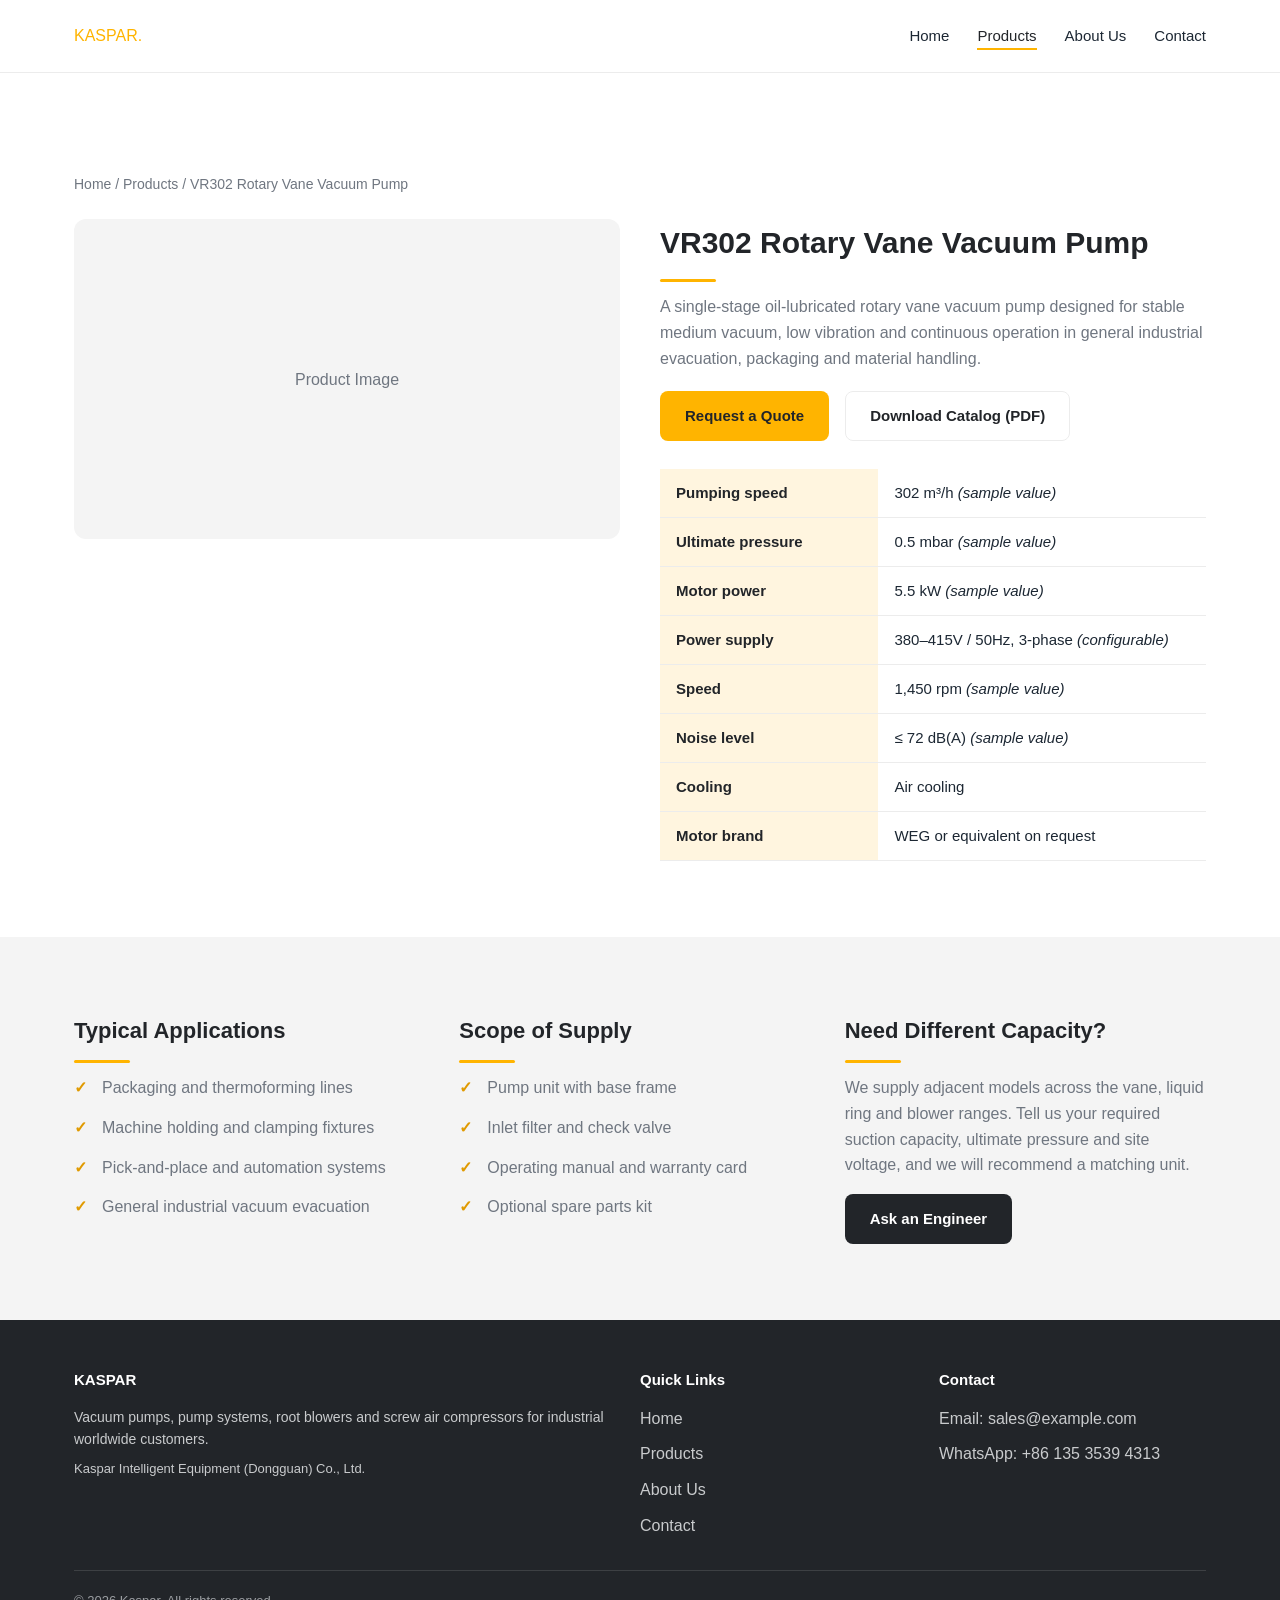
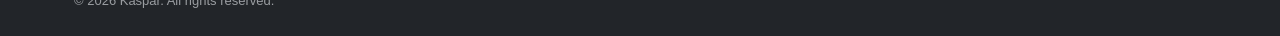
<file: product-detail.html>
<!DOCTYPE html>
<html lang="en">
<head>
  <meta charset="UTF-8">
  <meta name="viewport" content="width=device-width, initial-scale=1.0">
  <title>VR302 Rotary Vane Vacuum Pump | Kaspar</title>
  <meta name="description" content="VR302 rotary vane vacuum pump specifications, applications and enquiry options from Kaspar.">
  <link rel="stylesheet" href="css/style.css">
  <link rel="stylesheet" href="https://miaoda.feishu.cn/fonts/css2?family=Noto+Sans:wght@300;400;500;700;800&display=swap">
</head>
<body>

  <header class="site-header">
    <div class="container nav">
      <a href="index.html" class="brand">KASPAR<span>.</span></a>
      <button class="nav-toggle" aria-label="Menu" onclick="document.querySelector('.nav-links').classList.toggle('open')">
        <span></span><span></span><span></span>
      </button>
      <ul class="nav-links">
        <li><a href="index.html">Home</a></li>
        <li><a href="products.html" class="active">Products</a></li>
        <li><a href="about.html">About Us</a></li>
        <li><a href="contact.html">Contact</a></li>
      </ul>
    </div>
  </header>

  <section class="section">
    <div class="container">
      <nav class="breadcrumb"><a href="index.html">Home</a> / <a href="products.html">Products</a> / VR302 Rotary Vane Vacuum Pump</nav>

      <div class="grid" style="grid-template-columns: 1fr 1fr; gap: 40px; margin-top: 24px;">
        <div class="thumb" style="height: 320px; border-radius: 12px; background: var(--bg); display: flex; align-items: center; justify-content: center; color: var(--steel);">Product Image</div>
        <div>
          <h2 class="section-title">VR302 Rotary Vane Vacuum Pump</h2>
          <p style="color: var(--steel); margin-bottom: 20px;">A single-stage oil-lubricated rotary vane vacuum pump designed for stable medium vacuum, low vibration and continuous operation in general industrial evacuation, packaging and material handling.</p>
          <div class="hero-actions" style="margin-bottom: 28px;">
            <a href="contact.html" class="btn btn-primary">Request a Quote</a>
            <a href="#" class="btn btn-outline" style="color: var(--navy); border-color: var(--line);">Download Catalog (PDF)</a>
          </div>

          <table class="spec-table">
            <tbody>
              <tr><th>Pumping speed</th><td>302 m³/h <em>(sample value)</em></td></tr>
              <tr><th>Ultimate pressure</th><td>0.5 mbar <em>(sample value)</em></td></tr>
              <tr><th>Motor power</th><td>5.5 kW <em>(sample value)</em></td></tr>
              <tr><th>Power supply</th><td>380–415V / 50Hz, 3-phase <em>(configurable)</em></td></tr>
              <tr><th>Speed</th><td>1,450 rpm <em>(sample value)</em></td></tr>
              <tr><th>Noise level</th><td>≤ 72 dB(A) <em>(sample value)</em></td></tr>
              <tr><th>Cooling</th><td>Air cooling</td></tr>
              <tr><th>Motor brand</th><td>WEG or equivalent on request</td></tr>
            </tbody>
          </table>
        </div>
      </div>
    </div>
  </section>

  <section class="section alt">
    <div class="container">
      <div class="grid grid-3">
        <div>
          <h3 class="section-title" style="font-size:22px;">Typical Applications</h3>
          <ul class="feature-list">
            <li>Packaging and thermoforming lines</li>
            <li>Machine holding and clamping fixtures</li>
            <li>Pick-and-place and automation systems</li>
            <li>General industrial vacuum evacuation</li>
          </ul>
        </div>
        <div>
          <h3 class="section-title" style="font-size:22px;">Scope of Supply</h3>
          <ul class="feature-list">
            <li>Pump unit with base frame</li>
            <li>Inlet filter and check valve</li>
            <li>Operating manual and warranty card</li>
            <li>Optional spare parts kit</li>
          </ul>
        </div>
        <div>
          <h3 class="section-title" style="font-size:22px;">Need Different Capacity?</h3>
          <p style="color: var(--steel);">We supply adjacent models across the vane, liquid ring and blower ranges. Tell us your required suction capacity, ultimate pressure and site voltage, and we will recommend a matching unit.</p>
          <div style="margin-top:16px;"><a href="contact.html" class="btn btn-dark">Ask an Engineer</a></div>
        </div>
      </div>
    </div>
  </section>

  <footer class="site-footer">
    <div class="container">
      <div class="footer-grid">
        <div>
          <h4>KASPAR</h4>
          <p style="font-size:14px;">Vacuum pumps, pump systems, root blowers and screw air compressors for industrial worldwide customers.</p>
          <p style="font-size:13px; margin-top:8px;">Kaspar Intelligent Equipment (Dongguan) Co., Ltd.</p>
        </div>
        <div>
          <h4>Quick Links</h4>
          <ul>
            <li><a href="index.html">Home</a></li>
            <li><a href="products.html">Products</a></li>
            <li><a href="about.html">About Us</a></li>
            <li><a href="contact.html">Contact</a></li>
          </ul>
        </div>
        <div>
          <h4>Contact</h4>
          <ul>
            <li>Email: sales@example.com</li>
            <li>WhatsApp: <a href="https://wa.me/8613535394313" target="_blank" rel="noopener">+86 135 3539 4313</a></li>
          </ul>
        </div>
      </div>
      <div class="footer-bottom">© 2026 Kaspar. All rights reserved.</div>
    </div>
  </footer>

  <script src="js/main.js"></script>
</body>
</html>
</file>
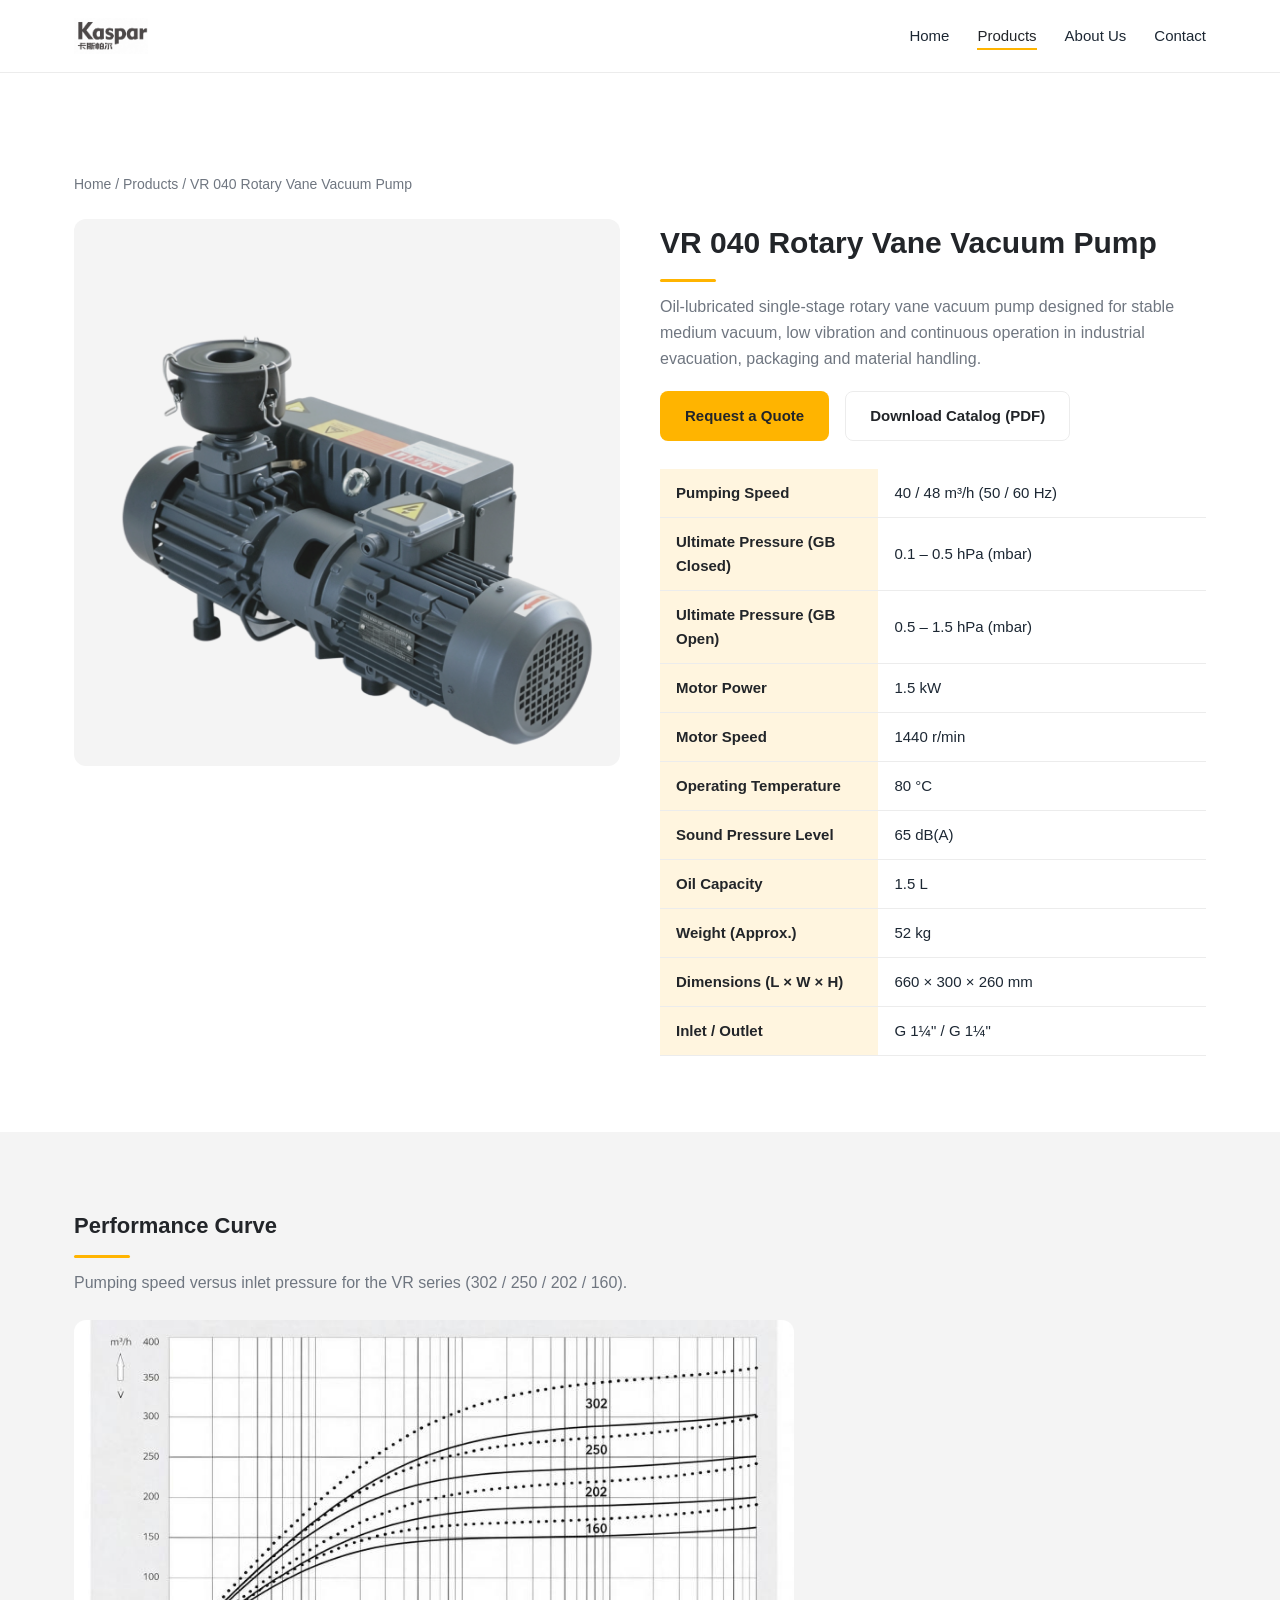
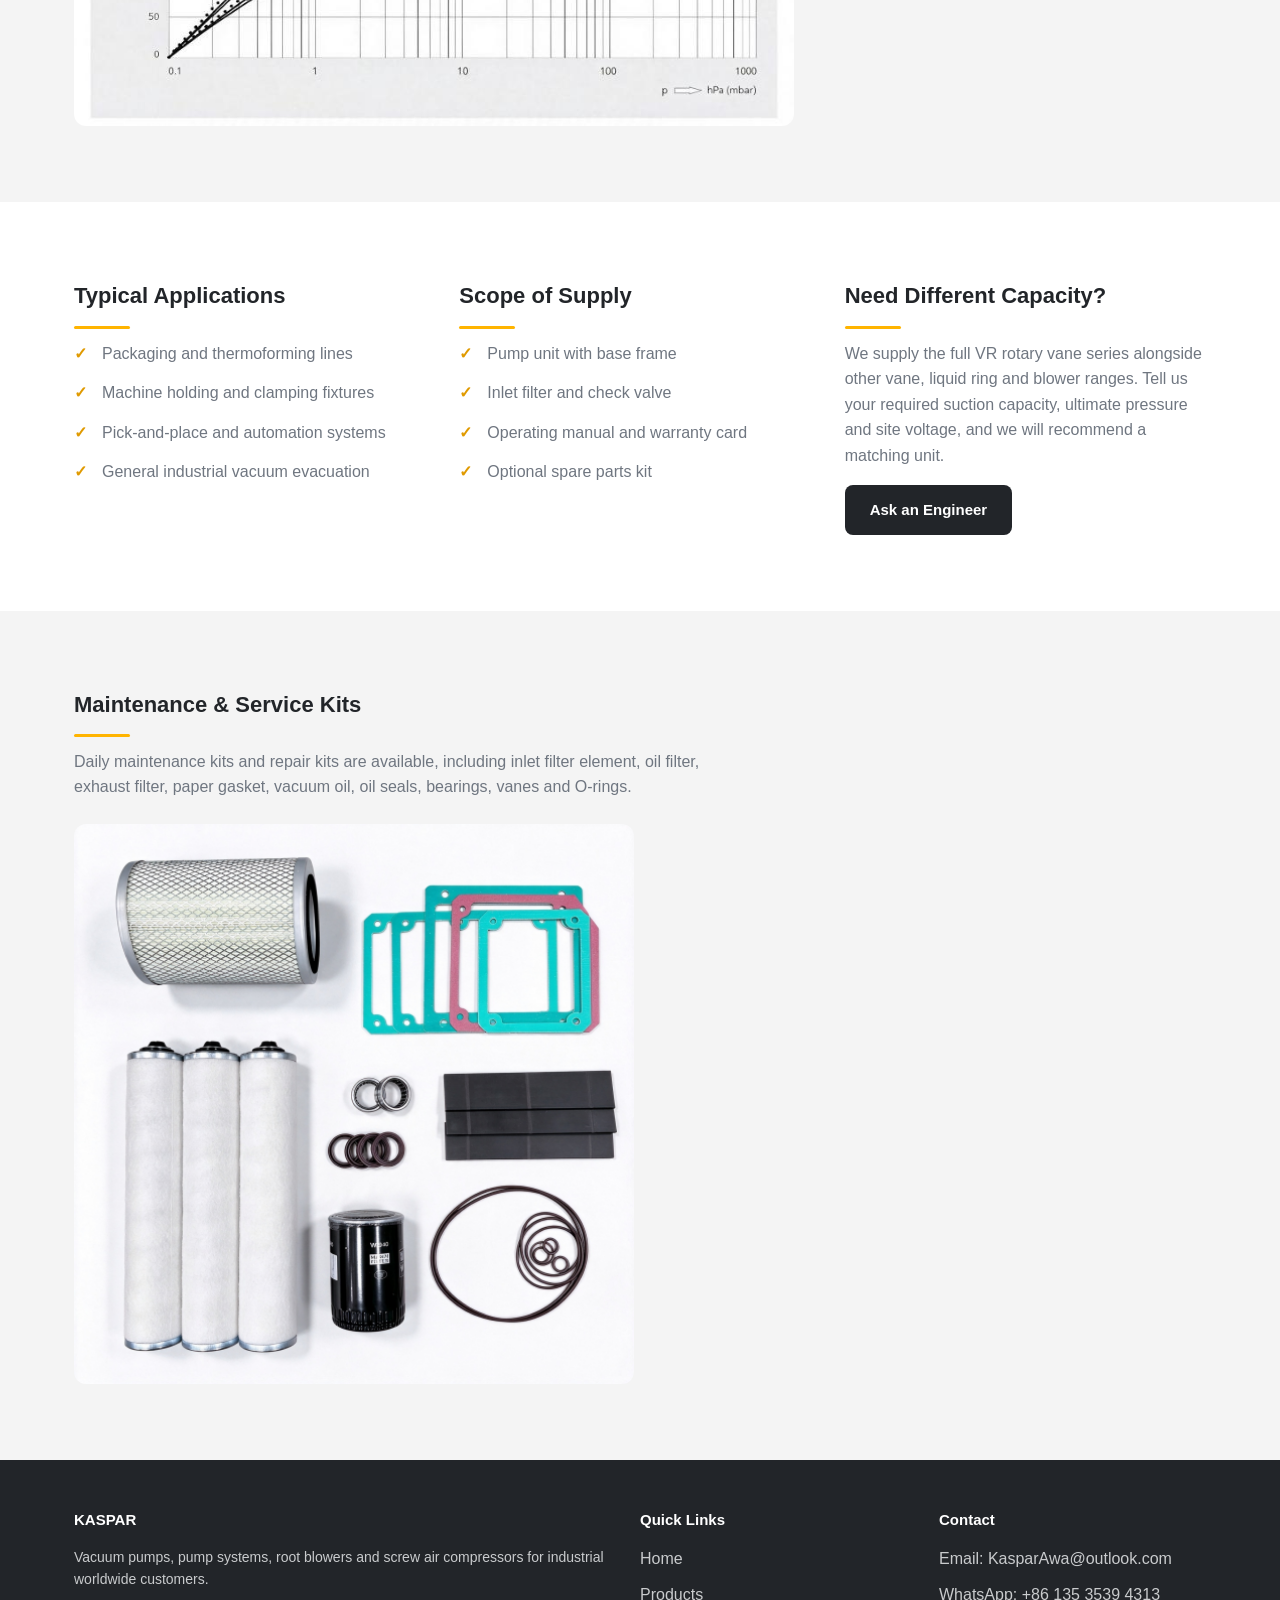
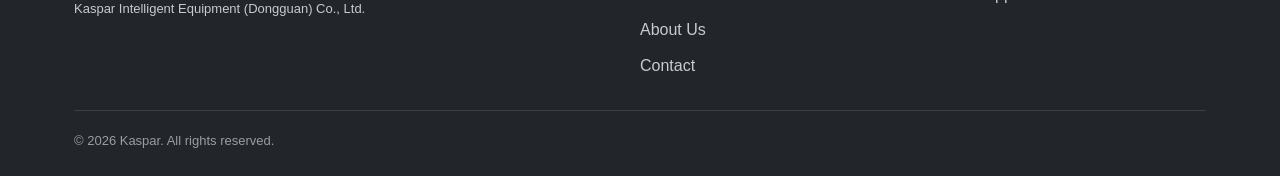
<file: product-vr040.html>
<!DOCTYPE html>
<html lang="en">
<head>
  <meta charset="UTF-8">
  <meta name="viewport" content="width=device-width, initial-scale=1.0">
  <link rel="icon" href="data:image/svg+xml,<svg xmlns='http://www.w3.org/2000/svg' viewBox='0 0 64 64'><rect width='64' height='64' rx='12' fill='%23ffb400'/><text x='32' y='44' font-size='38' font-family='Arial' font-weight='700' text-anchor='middle' fill='%23222529'>K</text></svg>">
  <title>VR 040 Rotary Vane Vacuum Pump | Kaspar</title>
  <meta name="description" content="VR 040 oil-lubricated rotary vane vacuum pump specifications, performance curve, applications and enquiry options from Kaspar.">
  <link rel="stylesheet" href="css/style.css">
  <link rel="stylesheet" href="https://miaoda.feishu.cn/fonts/css2?family=Noto+Sans:wght@300;400;500;700;800&display=swap">
</head>
<body>

  <header class="site-header">
    <div class="container nav">
      <a href="index.html" class="brand"><img class="nav-logo" src="assets/logo.png" alt="Kaspar"></a>
      <button class="nav-toggle" aria-label="Menu" onclick="document.querySelector('.nav-links').classList.toggle('open')">
        <span></span><span></span><span></span>
      </button>
      <ul class="nav-links">
        <li><a href="index.html">Home</a></li>
        <li><a href="products.html" class="active">Products</a></li>
        <li><a href="about.html">About Us</a></li>
        <li><a href="contact.html">Contact</a></li>
      </ul>
    </div>
  </header>

  <section class="section">
    <div class="container">
      <nav class="breadcrumb"><a href="index.html">Home</a> / <a href="products.html">Products</a> / VR 040 Rotary Vane Vacuum Pump</nav>

      <div class="grid" style="grid-template-columns: 1fr 1fr; gap: 40px; margin-top: 24px;">
        <img src="assets/vr040.png" alt="VR 040 oil-lubricated rotary vane vacuum pump" style="border-radius:12px; background:var(--bg); object-fit:contain; width:100%;">
        <div>
          <h2 class="section-title">VR 040 Rotary Vane Vacuum Pump</h2>
          <p style="color: var(--steel); margin-bottom: 20px;">Oil-lubricated single-stage rotary vane vacuum pump designed for stable medium vacuum, low vibration and continuous operation in industrial evacuation, packaging and material handling.</p>
          <div class="hero-actions" style="margin-bottom: 28px;">
            <a href="contact.html" class="btn btn-primary">Request a Quote</a>
            <a href="contact.html" class="btn btn-outline" style="color: var(--navy); border-color: var(--line);">Download Catalog (PDF)</a>
          </div>

          <table class="spec-table">
            <tbody>
              <tr><th>Pumping Speed</th><td>40 / 48 m³/h (50 / 60 Hz)</td></tr>
              <tr><th>Ultimate Pressure (GB Closed)</th><td>0.1 – 0.5 hPa (mbar)</td></tr>
              <tr><th>Ultimate Pressure (GB Open)</th><td>0.5 – 1.5 hPa (mbar)</td></tr>
              <tr><th>Motor Power</th><td>1.5 kW</td></tr>
              <tr><th>Motor Speed</th><td>1440 r/min</td></tr>
              <tr><th>Operating Temperature</th><td>80 °C</td></tr>
              <tr><th>Sound Pressure Level</th><td>65 dB(A)</td></tr>
              <tr><th>Oil Capacity</th><td>1.5 L</td></tr>
              <tr><th>Weight (Approx.)</th><td>52 kg</td></tr>
              <tr><th>Dimensions (L × W × H)</th><td>660 × 300 × 260 mm</td></tr>
              <tr><th>Inlet / Outlet</th><td>G 1¼" / G 1¼"</td></tr>
            </tbody>
          </table>
        </div>
      </div>
    </div>
  </section>

  <section class="section alt">
    <div class="container">
      <h3 class="section-title" style="font-size:22px;">Performance Curve</h3>
      <p class="section-sub" style="margin-bottom:24px;">Pumping speed versus inlet pressure for the VR series (302 / 250 / 202 / 160).</p>
      <img src="assets/performance-curve.jpeg" alt="VR series vacuum pump performance curve" style="border-radius:12px; background:var(--white); max-width:720px; width:100%;">
    </div>
  </section>

  <section class="section">
    <div class="container">
      <div class="grid grid-3">
        <div>
          <h3 class="section-title" style="font-size:22px;">Typical Applications</h3>
          <ul class="feature-list">
            <li>Packaging and thermoforming lines</li>
            <li>Machine holding and clamping fixtures</li>
            <li>Pick-and-place and automation systems</li>
            <li>General industrial vacuum evacuation</li>
          </ul>
        </div>
        <div>
          <h3 class="section-title" style="font-size:22px;">Scope of Supply</h3>
          <ul class="feature-list">
            <li>Pump unit with base frame</li>
            <li>Inlet filter and check valve</li>
            <li>Operating manual and warranty card</li>
            <li>Optional spare parts kit</li>
          </ul>
        </div>
        <div>
          <h3 class="section-title" style="font-size:22px;">Need Different Capacity?</h3>
          <p style="color: var(--steel);">We supply the full VR rotary vane series alongside other vane, liquid ring and blower ranges. Tell us your required suction capacity, ultimate pressure and site voltage, and we will recommend a matching unit.</p>
          <div style="margin-top:16px;"><a href="contact.html" class="btn btn-dark">Ask an Engineer</a></div>
        </div>
      </div>
    </div>
  </section>

  <section class="section alt">
    <div class="container">
      <h3 class="section-title" style="font-size:22px;">Maintenance &amp; Service Kits</h3>
      <p class="section-sub" style="margin-bottom:24px;">Daily maintenance kits and repair kits are available, including inlet filter element, oil filter, exhaust filter, paper gasket, vacuum oil, oil seals, bearings, vanes and O-rings.</p>
      <img src="assets/service-kit.png" alt="Vacuum pump service and maintenance spare parts kit" style="border-radius:12px; background:var(--white); max-width:560px; width:100%;">
    </div>
  </section>

  <footer class="site-footer">
    <div class="container">
      <div class="footer-grid">
        <div>
          <h4>KASPAR</h4>
          <p style="font-size:14px;">Vacuum pumps, pump systems, root blowers and screw air compressors for industrial worldwide customers.</p>
          <p style="font-size:13px; margin-top:8px;">Kaspar Intelligent Equipment (Dongguan) Co., Ltd.</p>
        </div>
        <div>
          <h4>Quick Links</h4>
          <ul>
            <li><a href="index.html">Home</a></li>
            <li><a href="products.html">Products</a></li>
            <li><a href="about.html">About Us</a></li>
            <li><a href="contact.html">Contact</a></li>
          </ul>
        </div>
        <div>
          <h4>Contact</h4>
          <ul>
            <li>Email: KasparAwa@outlook.com</li>
            <li>WhatsApp: <a href="https://wa.me/8613535394313" target="_blank" rel="noopener">+86 135 3539 4313</a></li>
          </ul>
        </div>
      </div>
      <div class="footer-bottom">© 2026 Kaspar. All rights reserved.</div>
    </div>
  </footer>

  <script src="js/main.js"></script>
</body>
</html>
</file>
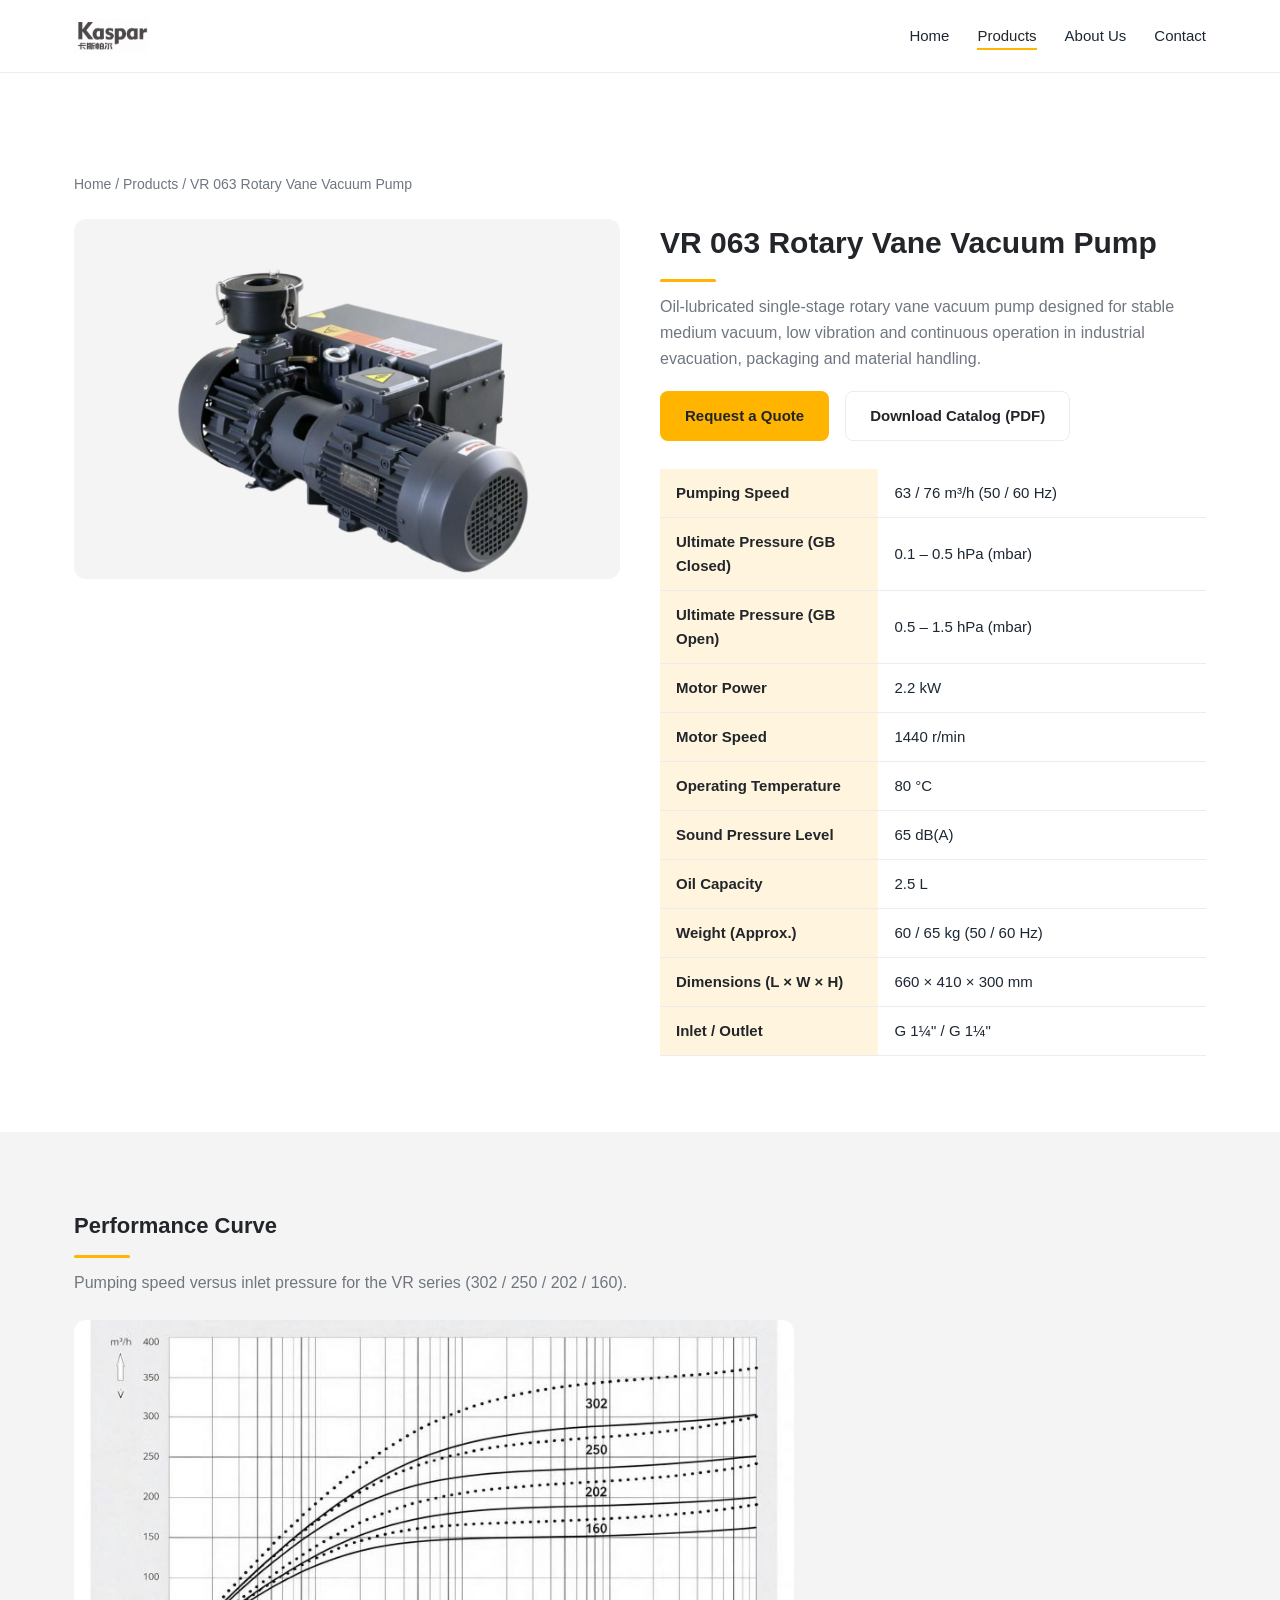
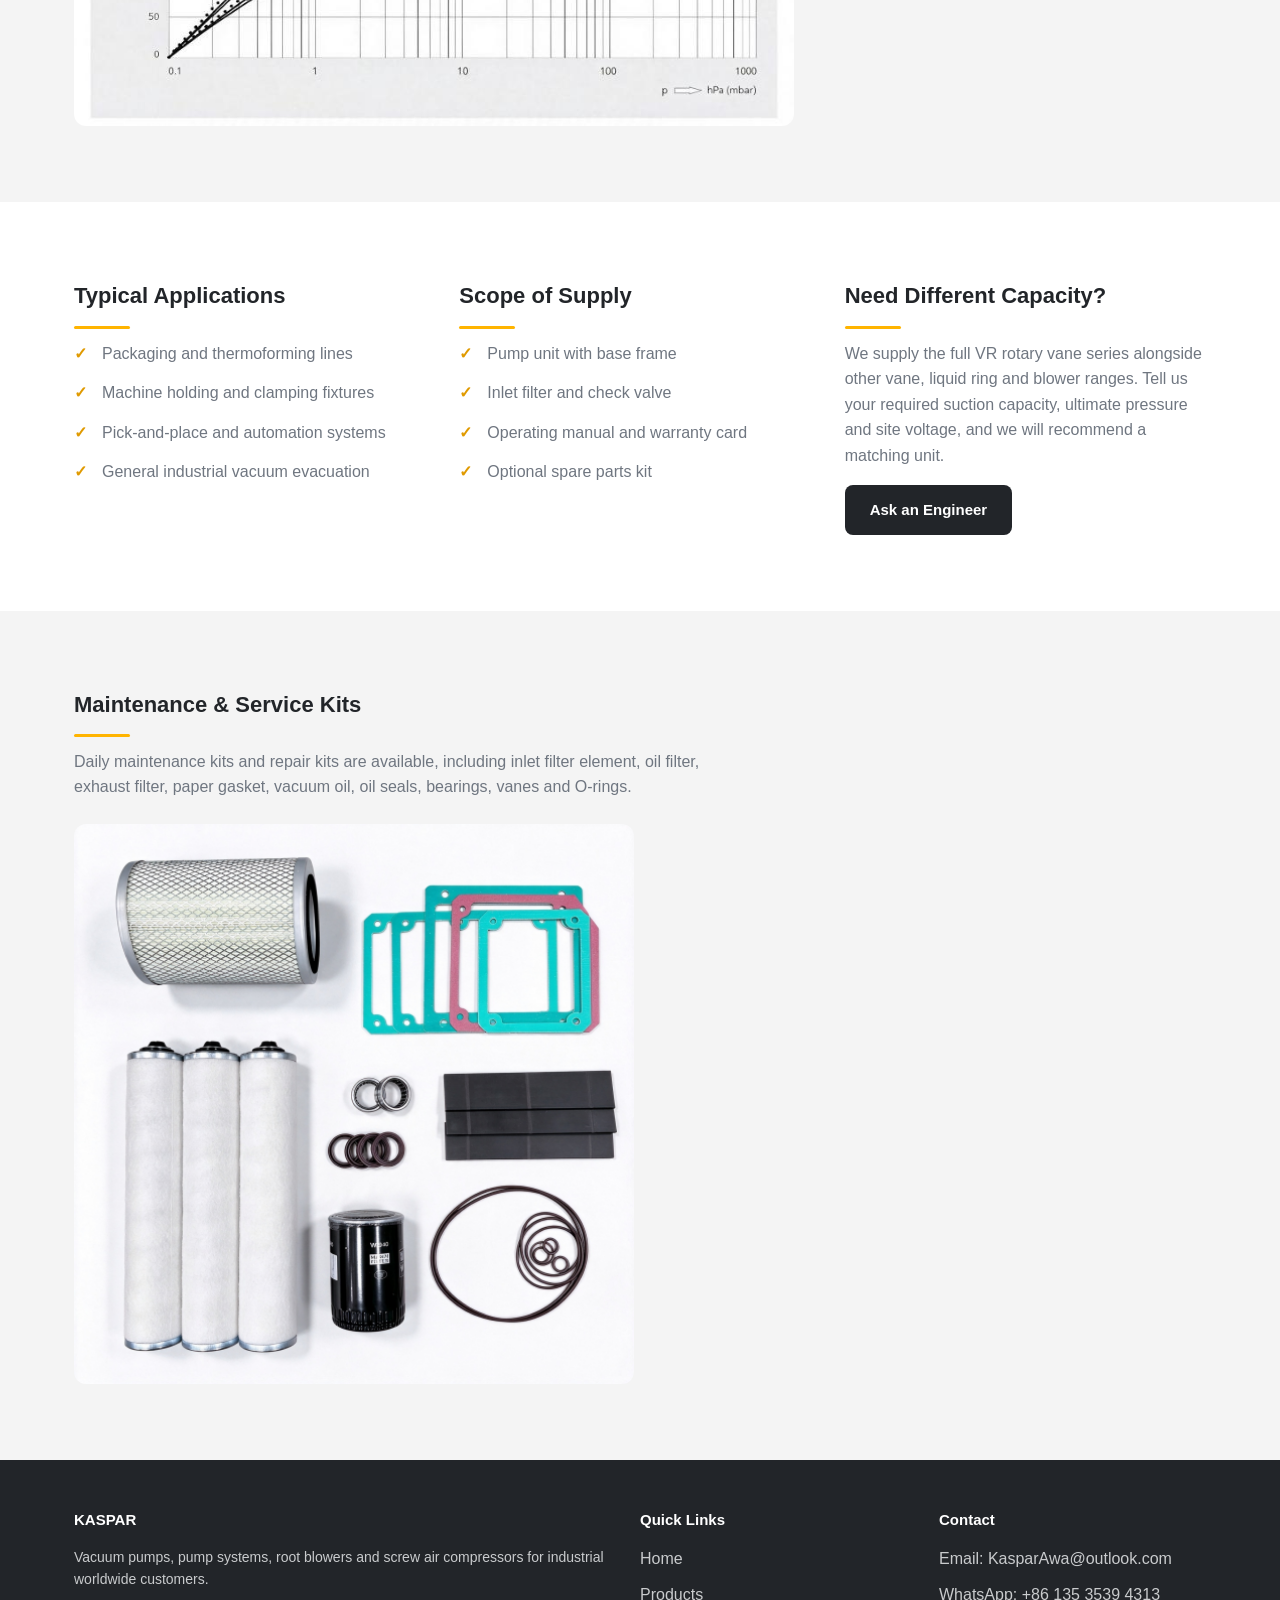
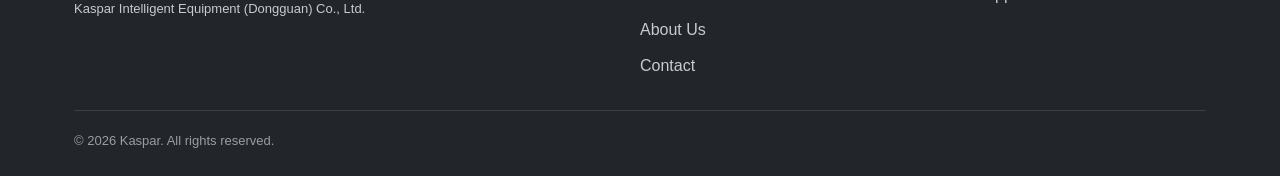
<file: product-vr063.html>
<!DOCTYPE html>
<html lang="en">
<head>
  <meta charset="UTF-8">
  <meta name="viewport" content="width=device-width, initial-scale=1.0">
  <link rel="icon" href="data:image/svg+xml,<svg xmlns='http://www.w3.org/2000/svg' viewBox='0 0 64 64'><rect width='64' height='64' rx='12' fill='%23ffb400'/><text x='32' y='44' font-size='38' font-family='Arial' font-weight='700' text-anchor='middle' fill='%23222529'>K</text></svg>">
  <title>VR 063 Rotary Vane Vacuum Pump | Kaspar</title>
  <meta name="description" content="VR 063 oil-lubricated rotary vane vacuum pump specifications, performance curve, applications and enquiry options from Kaspar.">
  <link rel="stylesheet" href="css/style.css">
  <link rel="stylesheet" href="https://miaoda.feishu.cn/fonts/css2?family=Noto+Sans:wght@300;400;500;700;800&display=swap">
</head>
<body>

  <header class="site-header">
    <div class="container nav">
      <a href="index.html" class="brand"><img class="nav-logo" src="assets/logo.png" alt="Kaspar"></a>
      <button class="nav-toggle" aria-label="Menu" onclick="document.querySelector('.nav-links').classList.toggle('open')">
        <span></span><span></span><span></span>
      </button>
      <ul class="nav-links">
        <li><a href="index.html">Home</a></li>
        <li><a href="products.html" class="active">Products</a></li>
        <li><a href="about.html">About Us</a></li>
        <li><a href="contact.html">Contact</a></li>
      </ul>
    </div>
  </header>

  <section class="section">
    <div class="container">
      <nav class="breadcrumb"><a href="index.html">Home</a> / <a href="products.html">Products</a> / VR 063 Rotary Vane Vacuum Pump</nav>

      <div class="grid" style="grid-template-columns: 1fr 1fr; gap: 40px; margin-top: 24px;">
        <img src="assets/vr063.png" alt="VR 063 oil-lubricated rotary vane vacuum pump" style="border-radius:12px; background:var(--bg); object-fit:contain; width:100%;">
        <div>
          <h2 class="section-title">VR 063 Rotary Vane Vacuum Pump</h2>
          <p style="color: var(--steel); margin-bottom: 20px;">Oil-lubricated single-stage rotary vane vacuum pump designed for stable medium vacuum, low vibration and continuous operation in industrial evacuation, packaging and material handling.</p>
          <div class="hero-actions" style="margin-bottom: 28px;">
            <a href="contact.html" class="btn btn-primary">Request a Quote</a>
            <a href="contact.html" class="btn btn-outline" style="color: var(--navy); border-color: var(--line);">Download Catalog (PDF)</a>
          </div>

          <table class="spec-table">
            <tbody>
              <tr><th>Pumping Speed</th><td>63 / 76 m³/h (50 / 60 Hz)</td></tr>
              <tr><th>Ultimate Pressure (GB Closed)</th><td>0.1 – 0.5 hPa (mbar)</td></tr>
              <tr><th>Ultimate Pressure (GB Open)</th><td>0.5 – 1.5 hPa (mbar)</td></tr>
              <tr><th>Motor Power</th><td>2.2 kW</td></tr>
              <tr><th>Motor Speed</th><td>1440 r/min</td></tr>
              <tr><th>Operating Temperature</th><td>80 °C</td></tr>
              <tr><th>Sound Pressure Level</th><td>65 dB(A)</td></tr>
              <tr><th>Oil Capacity</th><td>2.5 L</td></tr>
              <tr><th>Weight (Approx.)</th><td>60 / 65 kg (50 / 60 Hz)</td></tr>
              <tr><th>Dimensions (L × W × H)</th><td>660 × 410 × 300 mm</td></tr>
              <tr><th>Inlet / Outlet</th><td>G 1¼" / G 1¼"</td></tr>
            </tbody>
          </table>
        </div>
      </div>
    </div>
  </section>

  <section class="section alt">
    <div class="container">
      <h3 class="section-title" style="font-size:22px;">Performance Curve</h3>
      <p class="section-sub" style="margin-bottom:24px;">Pumping speed versus inlet pressure for the VR series (302 / 250 / 202 / 160).</p>
      <img src="assets/performance-curve.jpeg" alt="VR series vacuum pump performance curve" style="border-radius:12px; background:var(--white); max-width:720px; width:100%;">
    </div>
  </section>

  <section class="section">
    <div class="container">
      <div class="grid grid-3">
        <div>
          <h3 class="section-title" style="font-size:22px;">Typical Applications</h3>
          <ul class="feature-list">
            <li>Packaging and thermoforming lines</li>
            <li>Machine holding and clamping fixtures</li>
            <li>Pick-and-place and automation systems</li>
            <li>General industrial vacuum evacuation</li>
          </ul>
        </div>
        <div>
          <h3 class="section-title" style="font-size:22px;">Scope of Supply</h3>
          <ul class="feature-list">
            <li>Pump unit with base frame</li>
            <li>Inlet filter and check valve</li>
            <li>Operating manual and warranty card</li>
            <li>Optional spare parts kit</li>
          </ul>
        </div>
        <div>
          <h3 class="section-title" style="font-size:22px;">Need Different Capacity?</h3>
          <p style="color: var(--steel);">We supply the full VR rotary vane series alongside other vane, liquid ring and blower ranges. Tell us your required suction capacity, ultimate pressure and site voltage, and we will recommend a matching unit.</p>
          <div style="margin-top:16px;"><a href="contact.html" class="btn btn-dark">Ask an Engineer</a></div>
        </div>
      </div>
    </div>
  </section>

  <section class="section alt">
    <div class="container">
      <h3 class="section-title" style="font-size:22px;">Maintenance &amp; Service Kits</h3>
      <p class="section-sub" style="margin-bottom:24px;">Daily maintenance kits and repair kits are available, including inlet filter element, oil filter, exhaust filter, paper gasket, vacuum oil, oil seals, bearings, vanes and O-rings.</p>
      <img src="assets/service-kit.png" alt="Vacuum pump service and maintenance spare parts kit" style="border-radius:12px; background:var(--white); max-width:560px; width:100%;">
    </div>
  </section>

  <footer class="site-footer">
    <div class="container">
      <div class="footer-grid">
        <div>
          <h4>KASPAR</h4>
          <p style="font-size:14px;">Vacuum pumps, pump systems, root blowers and screw air compressors for industrial worldwide customers.</p>
          <p style="font-size:13px; margin-top:8px;">Kaspar Intelligent Equipment (Dongguan) Co., Ltd.</p>
        </div>
        <div>
          <h4>Quick Links</h4>
          <ul>
            <li><a href="index.html">Home</a></li>
            <li><a href="products.html">Products</a></li>
            <li><a href="about.html">About Us</a></li>
            <li><a href="contact.html">Contact</a></li>
          </ul>
        </div>
        <div>
          <h4>Contact</h4>
          <ul>
            <li>Email: KasparAwa@outlook.com</li>
            <li>WhatsApp: <a href="https://wa.me/8613535394313" target="_blank" rel="noopener">+86 135 3539 4313</a></li>
          </ul>
        </div>
      </div>
      <div class="footer-bottom">© 2026 Kaspar. All rights reserved.</div>
    </div>
  </footer>

  <script src="js/main.js"></script>
</body>
</html>
</file>
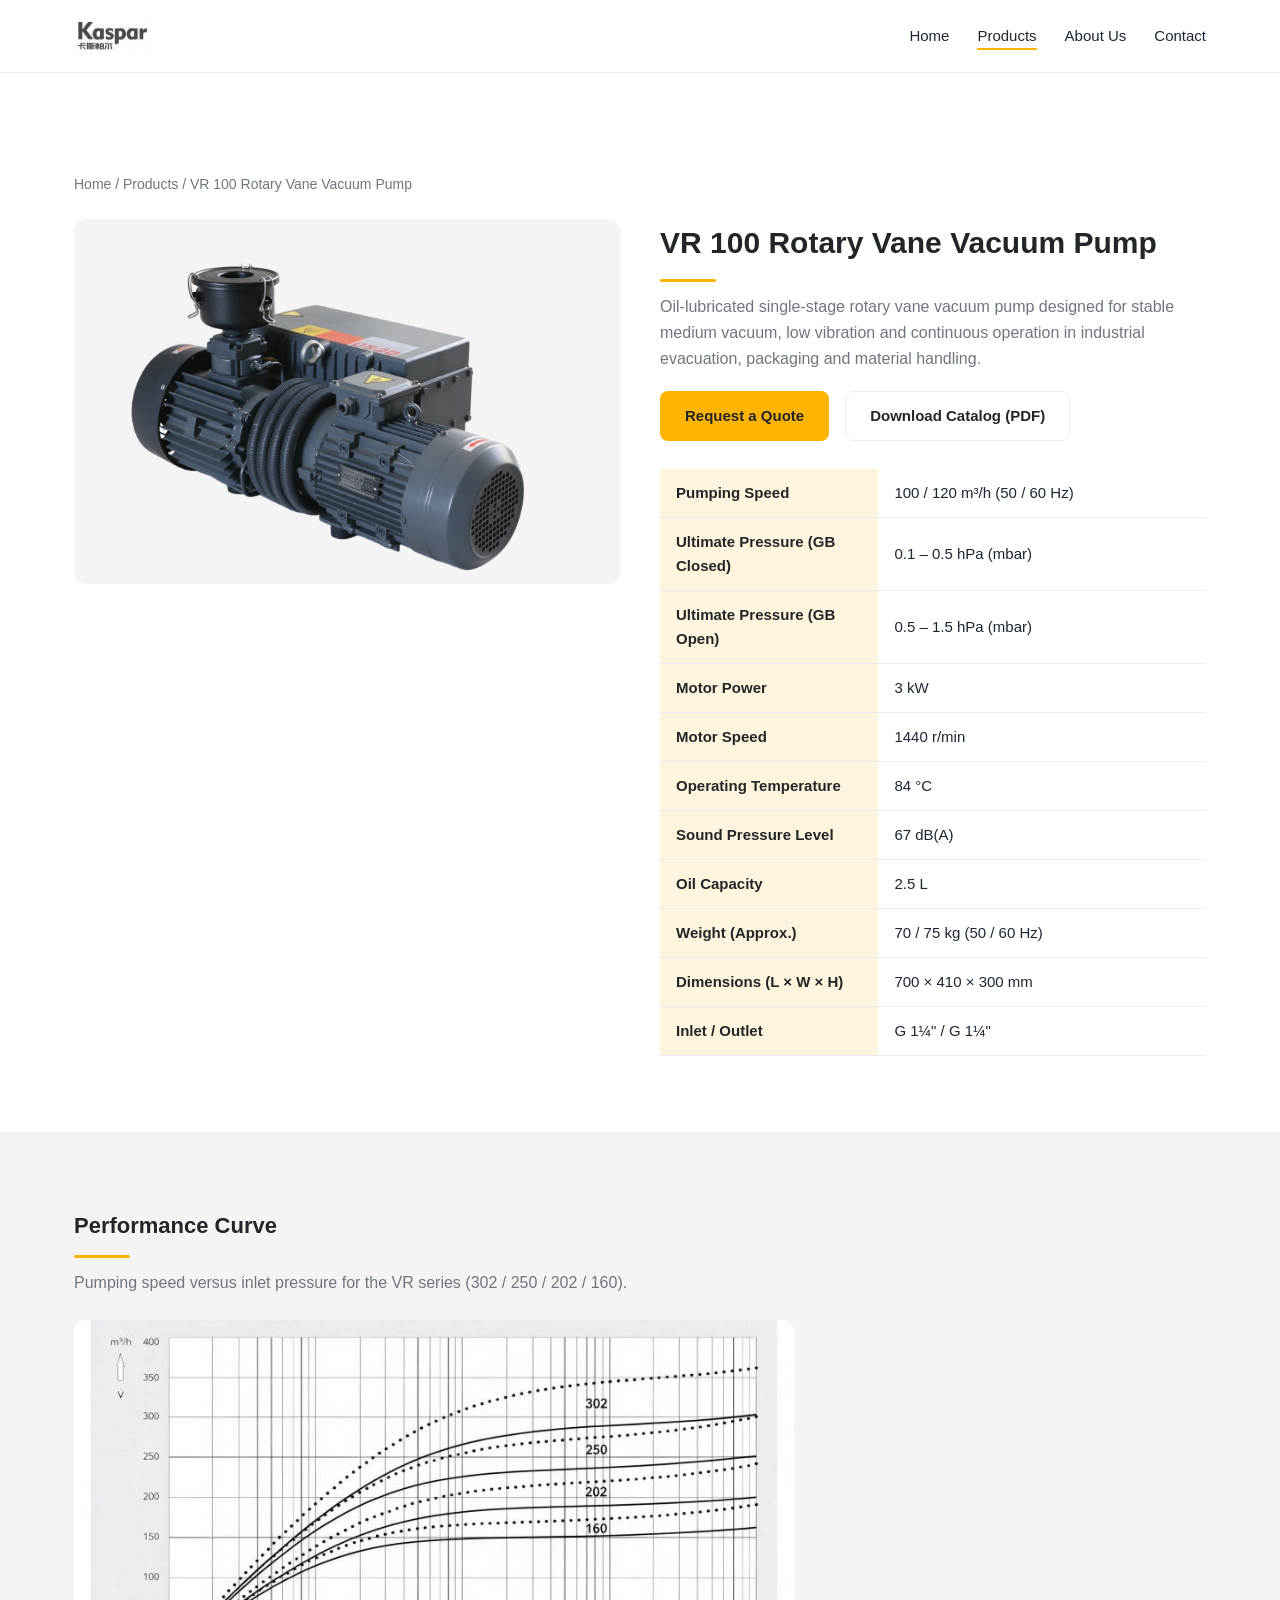
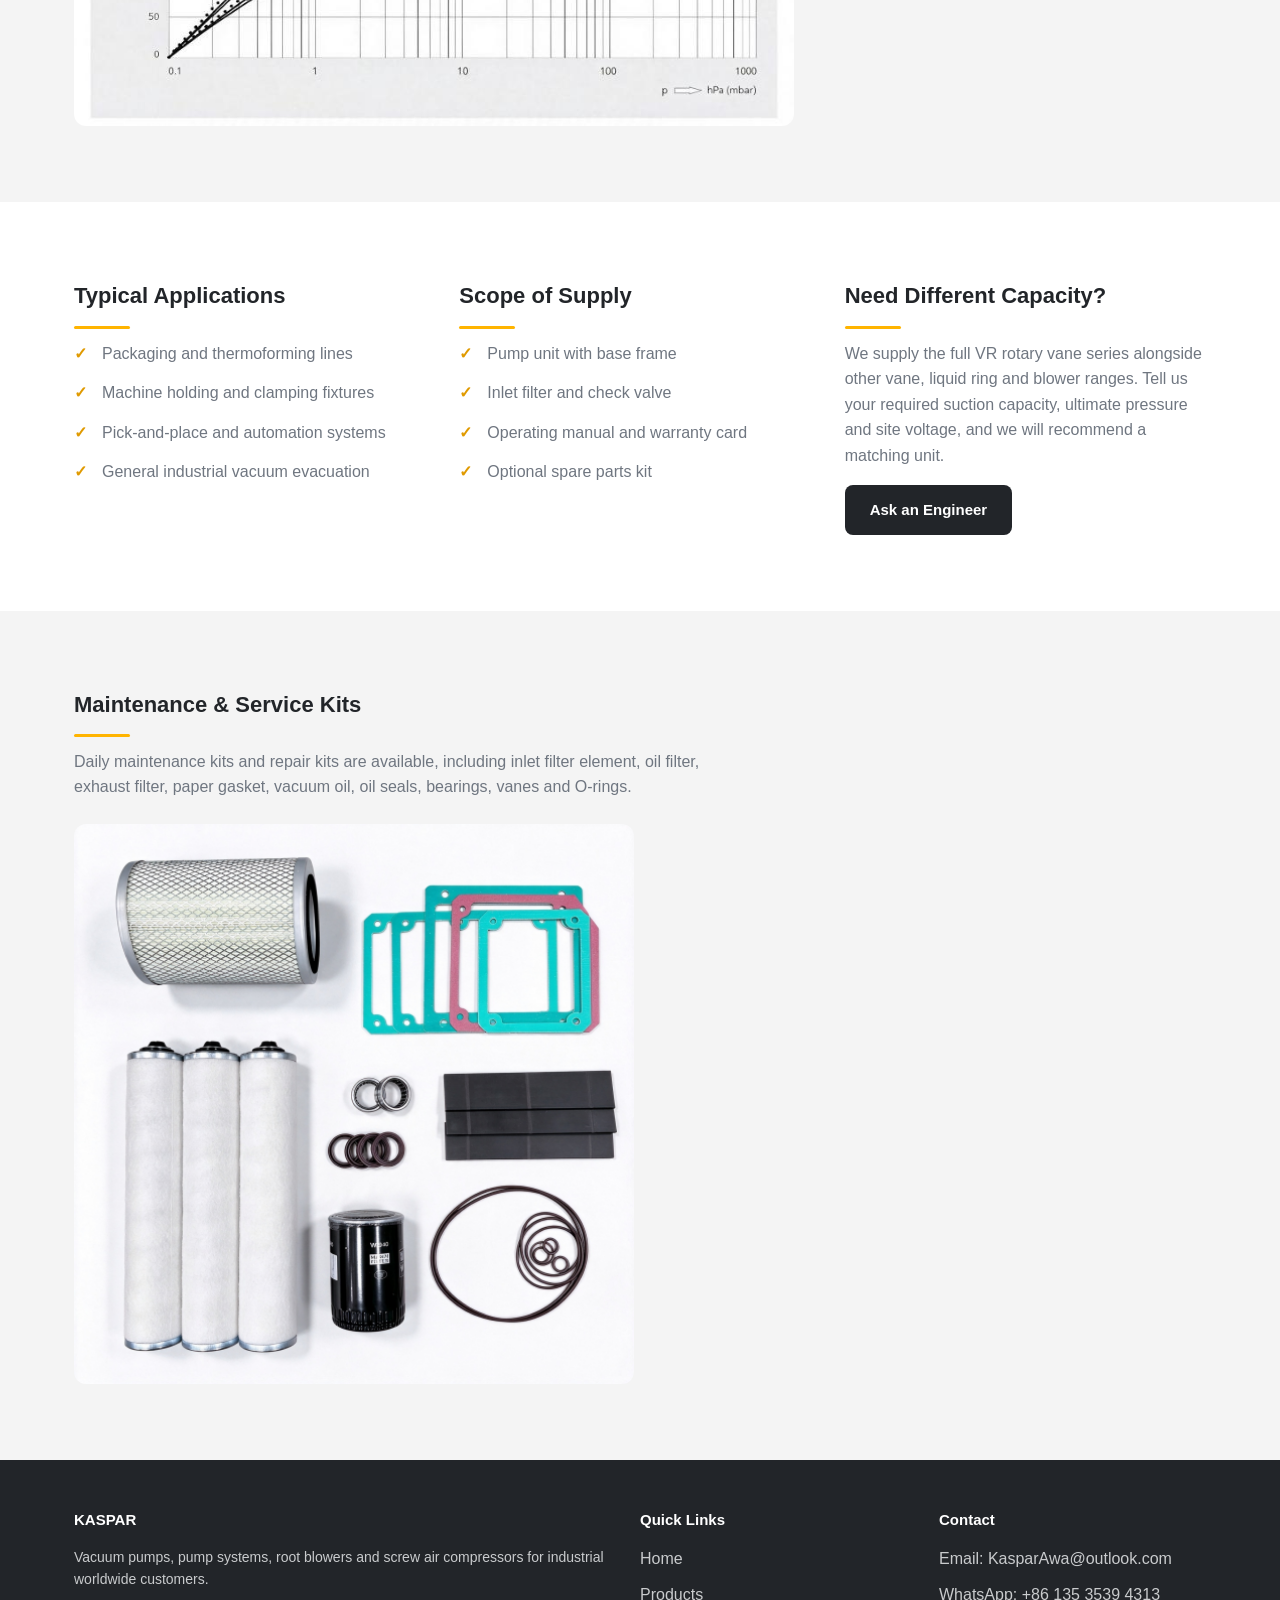
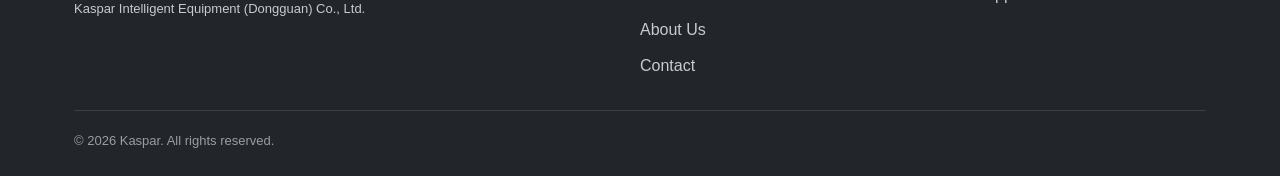
<file: product-vr100.html>
<!DOCTYPE html>
<html lang="en">
<head>
  <meta charset="UTF-8">
  <meta name="viewport" content="width=device-width, initial-scale=1.0">
  <link rel="icon" href="data:image/svg+xml,<svg xmlns='http://www.w3.org/2000/svg' viewBox='0 0 64 64'><rect width='64' height='64' rx='12' fill='%23ffb400'/><text x='32' y='44' font-size='38' font-family='Arial' font-weight='700' text-anchor='middle' fill='%23222529'>K</text></svg>">
  <title>VR 100 Rotary Vane Vacuum Pump | Kaspar</title>
  <meta name="description" content="VR 100 oil-lubricated rotary vane vacuum pump specifications, performance curve, applications and enquiry options from Kaspar.">
  <link rel="stylesheet" href="css/style.css">
  <link rel="stylesheet" href="https://miaoda.feishu.cn/fonts/css2?family=Noto+Sans:wght@300;400;500;700;800&display=swap">
</head>
<body>

  <header class="site-header">
    <div class="container nav">
      <a href="index.html" class="brand"><img class="nav-logo" src="assets/logo.png" alt="Kaspar"></a>
      <button class="nav-toggle" aria-label="Menu" onclick="document.querySelector('.nav-links').classList.toggle('open')">
        <span></span><span></span><span></span>
      </button>
      <ul class="nav-links">
        <li><a href="index.html">Home</a></li>
        <li><a href="products.html" class="active">Products</a></li>
        <li><a href="about.html">About Us</a></li>
        <li><a href="contact.html">Contact</a></li>
      </ul>
    </div>
  </header>

  <section class="section">
    <div class="container">
      <nav class="breadcrumb"><a href="index.html">Home</a> / <a href="products.html">Products</a> / VR 100 Rotary Vane Vacuum Pump</nav>

      <div class="grid" style="grid-template-columns: 1fr 1fr; gap: 40px; margin-top: 24px;">
        <img src="assets/vr100.png" alt="VR 100 oil-lubricated rotary vane vacuum pump" style="border-radius:12px; background:var(--bg); object-fit:contain; width:100%;">
        <div>
          <h2 class="section-title">VR 100 Rotary Vane Vacuum Pump</h2>
          <p style="color: var(--steel); margin-bottom: 20px;">Oil-lubricated single-stage rotary vane vacuum pump designed for stable medium vacuum, low vibration and continuous operation in industrial evacuation, packaging and material handling.</p>
          <div class="hero-actions" style="margin-bottom: 28px;">
            <a href="contact.html" class="btn btn-primary">Request a Quote</a>
            <a href="contact.html" class="btn btn-outline" style="color: var(--navy); border-color: var(--line);">Download Catalog (PDF)</a>
          </div>

          <table class="spec-table">
            <tbody>
              <tr><th>Pumping Speed</th><td>100 / 120 m³/h (50 / 60 Hz)</td></tr>
              <tr><th>Ultimate Pressure (GB Closed)</th><td>0.1 – 0.5 hPa (mbar)</td></tr>
              <tr><th>Ultimate Pressure (GB Open)</th><td>0.5 – 1.5 hPa (mbar)</td></tr>
              <tr><th>Motor Power</th><td>3 kW</td></tr>
              <tr><th>Motor Speed</th><td>1440 r/min</td></tr>
              <tr><th>Operating Temperature</th><td>84 °C</td></tr>
              <tr><th>Sound Pressure Level</th><td>67 dB(A)</td></tr>
              <tr><th>Oil Capacity</th><td>2.5 L</td></tr>
              <tr><th>Weight (Approx.)</th><td>70 / 75 kg (50 / 60 Hz)</td></tr>
              <tr><th>Dimensions (L × W × H)</th><td>700 × 410 × 300 mm</td></tr>
              <tr><th>Inlet / Outlet</th><td>G 1¼" / G 1¼"</td></tr>
            </tbody>
          </table>
        </div>
      </div>
    </div>
  </section>

  <section class="section alt">
    <div class="container">
      <h3 class="section-title" style="font-size:22px;">Performance Curve</h3>
      <p class="section-sub" style="margin-bottom:24px;">Pumping speed versus inlet pressure for the VR series (302 / 250 / 202 / 160).</p>
      <img src="assets/performance-curve.jpeg" alt="VR series vacuum pump performance curve" style="border-radius:12px; background:var(--white); max-width:720px; width:100%;">
    </div>
  </section>

  <section class="section">
    <div class="container">
      <div class="grid grid-3">
        <div>
          <h3 class="section-title" style="font-size:22px;">Typical Applications</h3>
          <ul class="feature-list">
            <li>Packaging and thermoforming lines</li>
            <li>Machine holding and clamping fixtures</li>
            <li>Pick-and-place and automation systems</li>
            <li>General industrial vacuum evacuation</li>
          </ul>
        </div>
        <div>
          <h3 class="section-title" style="font-size:22px;">Scope of Supply</h3>
          <ul class="feature-list">
            <li>Pump unit with base frame</li>
            <li>Inlet filter and check valve</li>
            <li>Operating manual and warranty card</li>
            <li>Optional spare parts kit</li>
          </ul>
        </div>
        <div>
          <h3 class="section-title" style="font-size:22px;">Need Different Capacity?</h3>
          <p style="color: var(--steel);">We supply the full VR rotary vane series alongside other vane, liquid ring and blower ranges. Tell us your required suction capacity, ultimate pressure and site voltage, and we will recommend a matching unit.</p>
          <div style="margin-top:16px;"><a href="contact.html" class="btn btn-dark">Ask an Engineer</a></div>
        </div>
      </div>
    </div>
  </section>

  <section class="section alt">
    <div class="container">
      <h3 class="section-title" style="font-size:22px;">Maintenance &amp; Service Kits</h3>
      <p class="section-sub" style="margin-bottom:24px;">Daily maintenance kits and repair kits are available, including inlet filter element, oil filter, exhaust filter, paper gasket, vacuum oil, oil seals, bearings, vanes and O-rings.</p>
      <img src="assets/service-kit.png" alt="Vacuum pump service and maintenance spare parts kit" style="border-radius:12px; background:var(--white); max-width:560px; width:100%;">
    </div>
  </section>

  <footer class="site-footer">
    <div class="container">
      <div class="footer-grid">
        <div>
          <h4>KASPAR</h4>
          <p style="font-size:14px;">Vacuum pumps, pump systems, root blowers and screw air compressors for industrial worldwide customers.</p>
          <p style="font-size:13px; margin-top:8px;">Kaspar Intelligent Equipment (Dongguan) Co., Ltd.</p>
        </div>
        <div>
          <h4>Quick Links</h4>
          <ul>
            <li><a href="index.html">Home</a></li>
            <li><a href="products.html">Products</a></li>
            <li><a href="about.html">About Us</a></li>
            <li><a href="contact.html">Contact</a></li>
          </ul>
        </div>
        <div>
          <h4>Contact</h4>
          <ul>
            <li>Email: KasparAwa@outlook.com</li>
            <li>WhatsApp: <a href="https://wa.me/8613535394313" target="_blank" rel="noopener">+86 135 3539 4313</a></li>
          </ul>
        </div>
      </div>
      <div class="footer-bottom">© 2026 Kaspar. All rights reserved.</div>
    </div>
  </footer>

  <script src="js/main.js"></script>
</body>
</html>
</file>
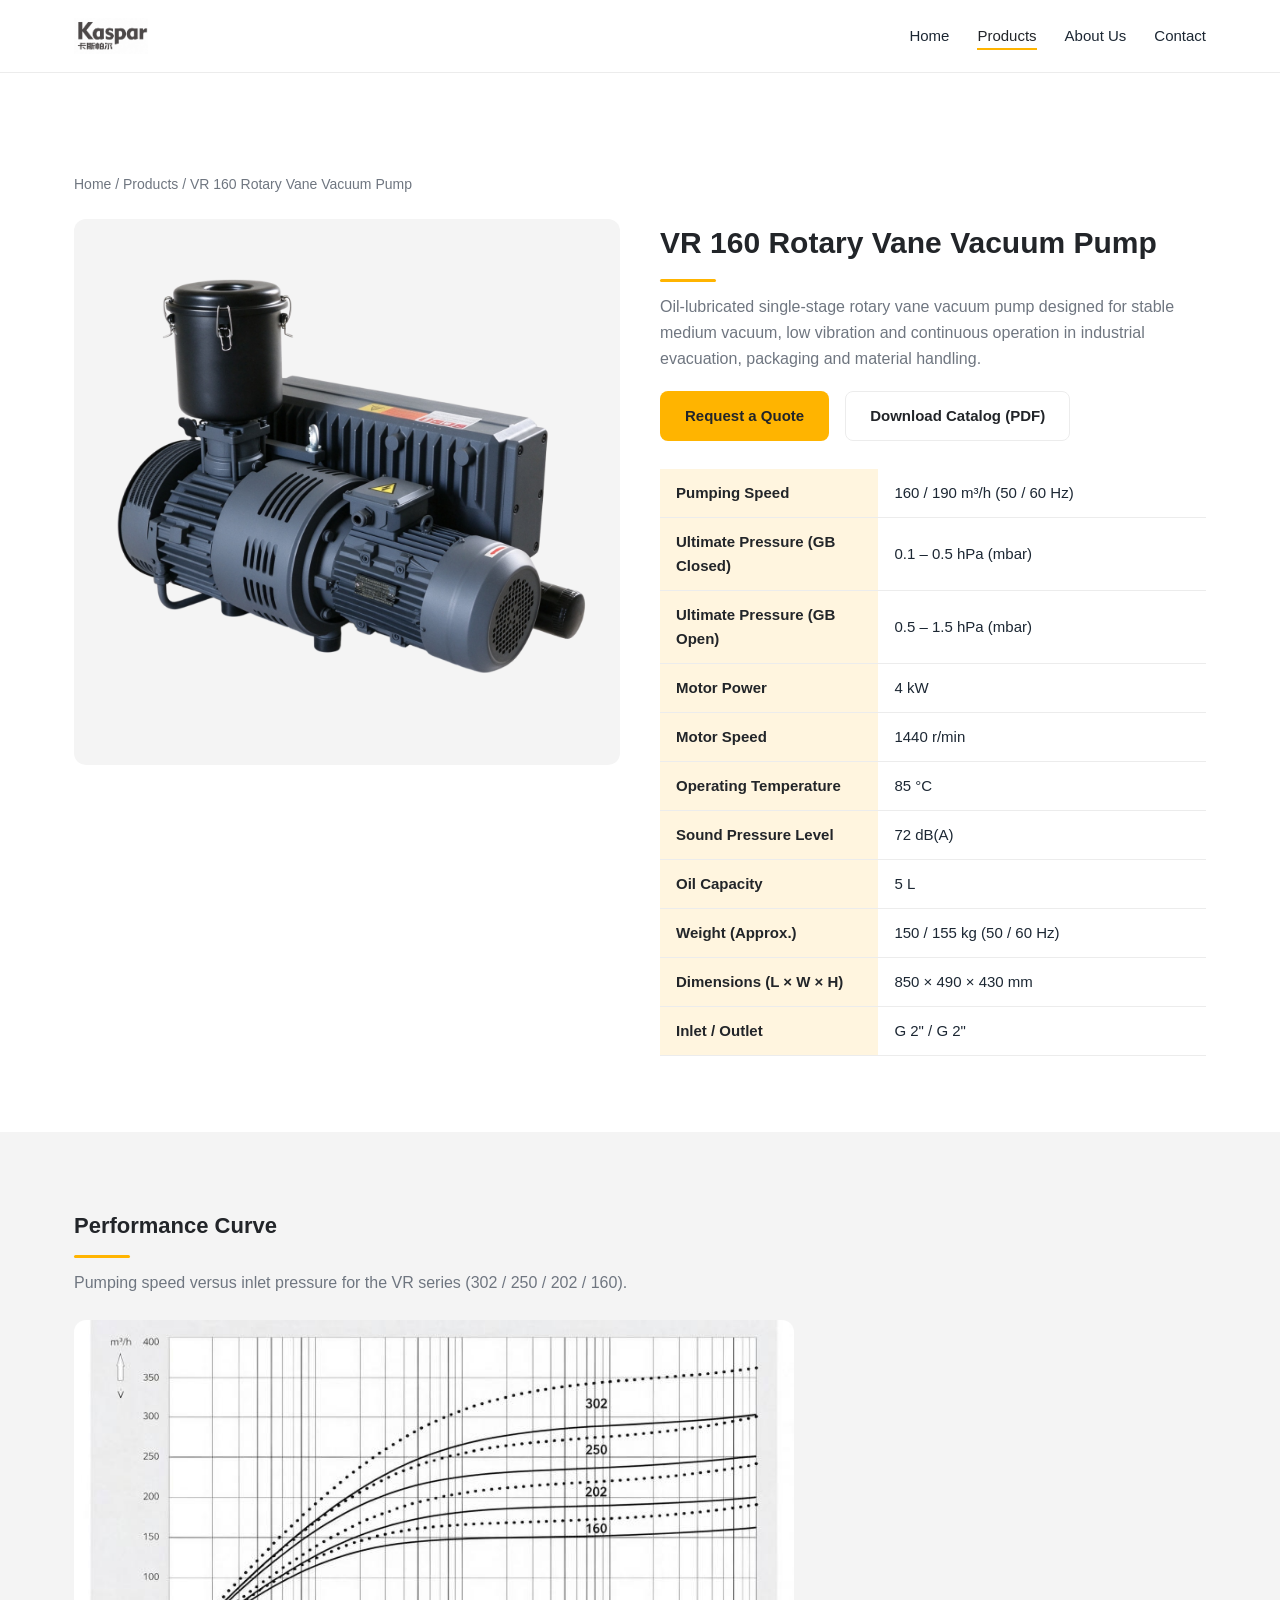
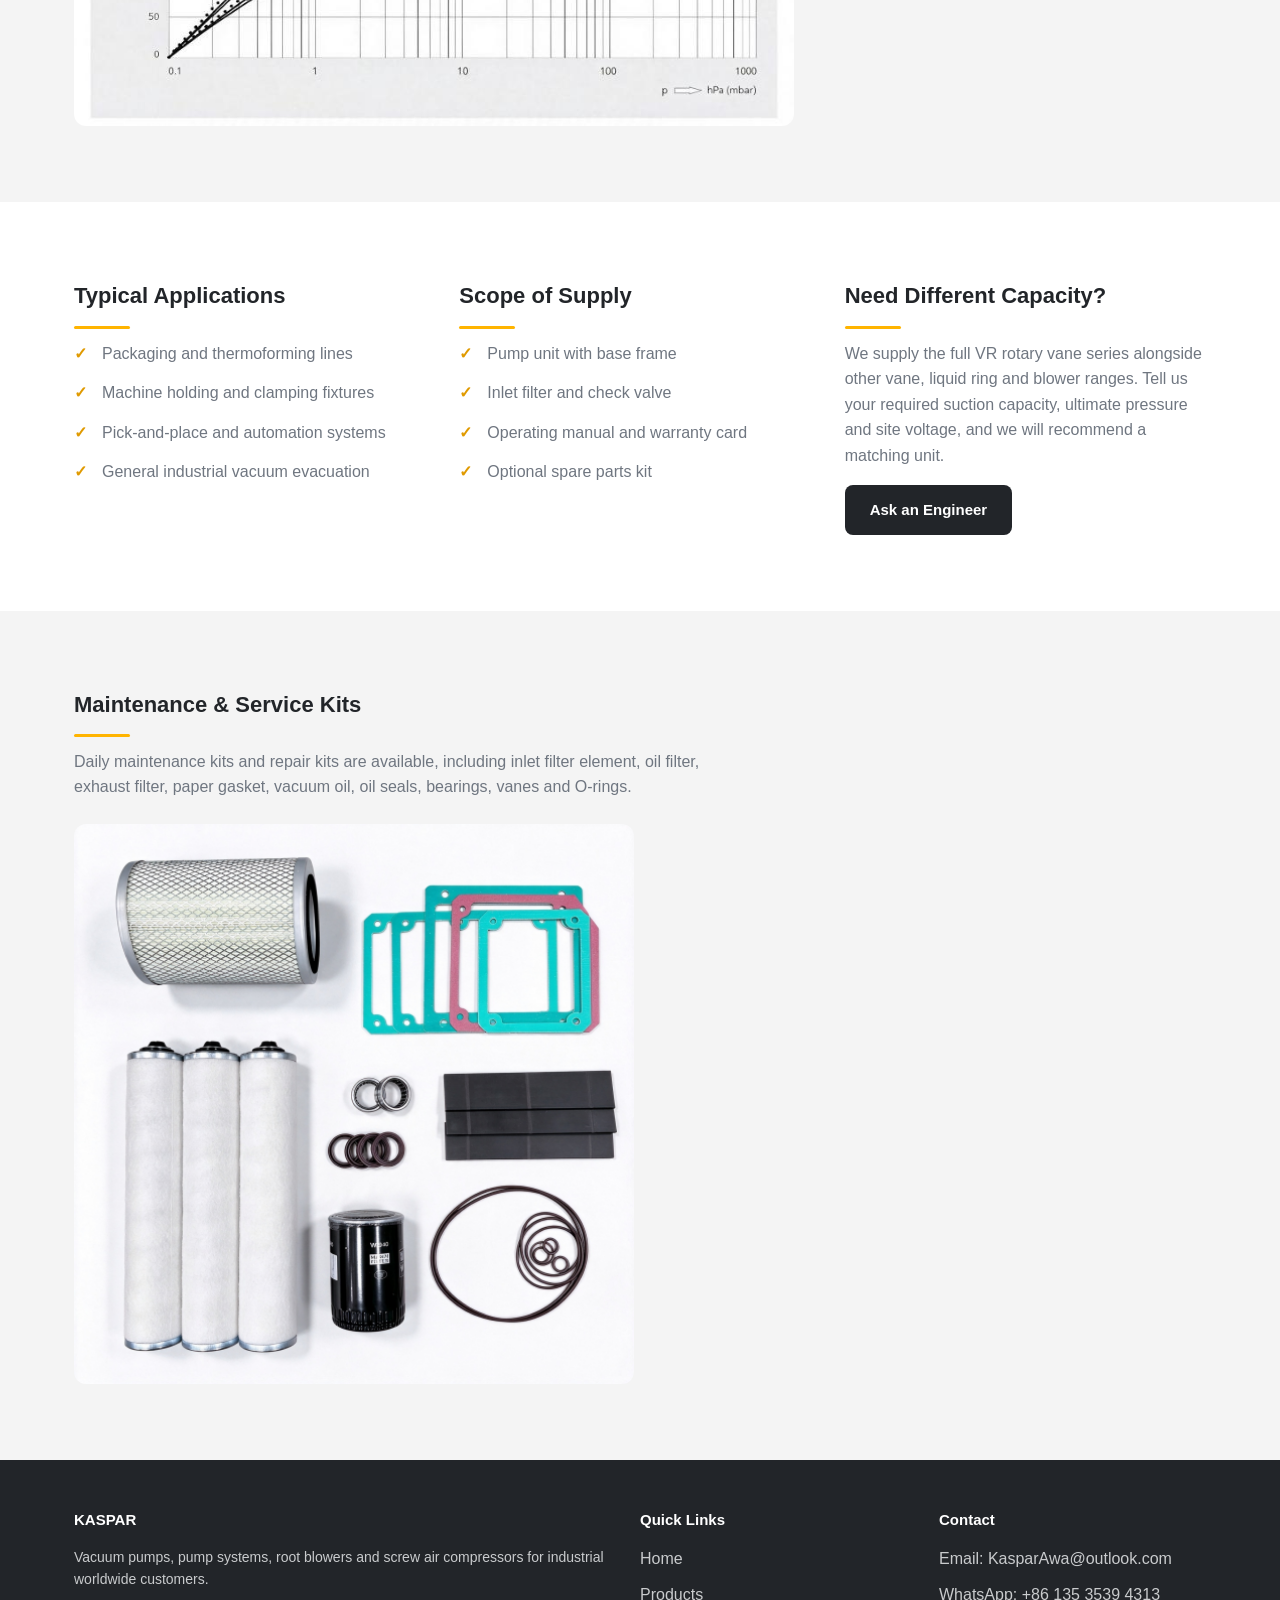
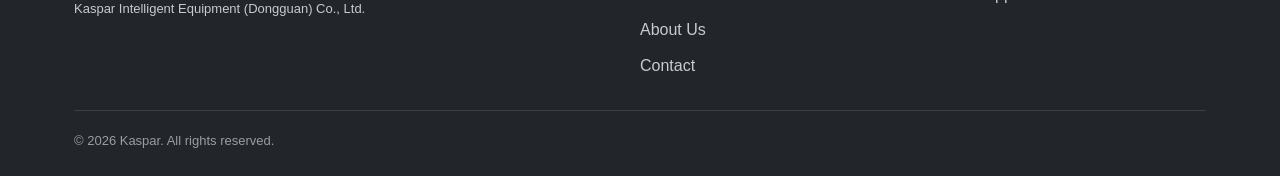
<file: product-vr160.html>
<!DOCTYPE html>
<html lang="en">
<head>
  <meta charset="UTF-8">
  <meta name="viewport" content="width=device-width, initial-scale=1.0">
  <link rel="icon" href="data:image/svg+xml,<svg xmlns='http://www.w3.org/2000/svg' viewBox='0 0 64 64'><rect width='64' height='64' rx='12' fill='%23ffb400'/><text x='32' y='44' font-size='38' font-family='Arial' font-weight='700' text-anchor='middle' fill='%23222529'>K</text></svg>">
  <title>VR 160 Rotary Vane Vacuum Pump | Kaspar</title>
  <meta name="description" content="VR 160 oil-lubricated rotary vane vacuum pump specifications, performance curve, applications and enquiry options from Kaspar.">
  <link rel="stylesheet" href="css/style.css">
  <link rel="stylesheet" href="https://miaoda.feishu.cn/fonts/css2?family=Noto+Sans:wght@300;400;500;700;800&display=swap">
</head>
<body>

  <header class="site-header">
    <div class="container nav">
      <a href="index.html" class="brand"><img class="nav-logo" src="assets/logo.png" alt="Kaspar"></a>
      <button class="nav-toggle" aria-label="Menu" onclick="document.querySelector('.nav-links').classList.toggle('open')">
        <span></span><span></span><span></span>
      </button>
      <ul class="nav-links">
        <li><a href="index.html">Home</a></li>
        <li><a href="products.html" class="active">Products</a></li>
        <li><a href="about.html">About Us</a></li>
        <li><a href="contact.html">Contact</a></li>
      </ul>
    </div>
  </header>

  <section class="section">
    <div class="container">
      <nav class="breadcrumb"><a href="index.html">Home</a> / <a href="products.html">Products</a> / VR 160 Rotary Vane Vacuum Pump</nav>

      <div class="grid" style="grid-template-columns: 1fr 1fr; gap: 40px; margin-top: 24px;">
        <img src="assets/vr160.png" alt="VR 160 oil-lubricated rotary vane vacuum pump" style="border-radius:12px; background:var(--bg); object-fit:contain; width:100%;">
        <div>
          <h2 class="section-title">VR 160 Rotary Vane Vacuum Pump</h2>
          <p style="color: var(--steel); margin-bottom: 20px;">Oil-lubricated single-stage rotary vane vacuum pump designed for stable medium vacuum, low vibration and continuous operation in industrial evacuation, packaging and material handling.</p>
          <div class="hero-actions" style="margin-bottom: 28px;">
            <a href="contact.html" class="btn btn-primary">Request a Quote</a>
            <a href="contact.html" class="btn btn-outline" style="color: var(--navy); border-color: var(--line);">Download Catalog (PDF)</a>
          </div>

          <table class="spec-table">
            <tbody>
              <tr><th>Pumping Speed</th><td>160 / 190 m³/h (50 / 60 Hz)</td></tr>
              <tr><th>Ultimate Pressure (GB Closed)</th><td>0.1 – 0.5 hPa (mbar)</td></tr>
              <tr><th>Ultimate Pressure (GB Open)</th><td>0.5 – 1.5 hPa (mbar)</td></tr>
              <tr><th>Motor Power</th><td>4 kW</td></tr>
              <tr><th>Motor Speed</th><td>1440 r/min</td></tr>
              <tr><th>Operating Temperature</th><td>85 °C</td></tr>
              <tr><th>Sound Pressure Level</th><td>72 dB(A)</td></tr>
              <tr><th>Oil Capacity</th><td>5 L</td></tr>
              <tr><th>Weight (Approx.)</th><td>150 / 155 kg (50 / 60 Hz)</td></tr>
              <tr><th>Dimensions (L × W × H)</th><td>850 × 490 × 430 mm</td></tr>
              <tr><th>Inlet / Outlet</th><td>G 2" / G 2"</td></tr>
            </tbody>
          </table>
        </div>
      </div>
    </div>
  </section>

  <section class="section alt">
    <div class="container">
      <h3 class="section-title" style="font-size:22px;">Performance Curve</h3>
      <p class="section-sub" style="margin-bottom:24px;">Pumping speed versus inlet pressure for the VR series (302 / 250 / 202 / 160).</p>
      <img src="assets/performance-curve.jpeg" alt="VR series vacuum pump performance curve" style="border-radius:12px; background:var(--white); max-width:720px; width:100%;">
    </div>
  </section>

  <section class="section">
    <div class="container">
      <div class="grid grid-3">
        <div>
          <h3 class="section-title" style="font-size:22px;">Typical Applications</h3>
          <ul class="feature-list">
            <li>Packaging and thermoforming lines</li>
            <li>Machine holding and clamping fixtures</li>
            <li>Pick-and-place and automation systems</li>
            <li>General industrial vacuum evacuation</li>
          </ul>
        </div>
        <div>
          <h3 class="section-title" style="font-size:22px;">Scope of Supply</h3>
          <ul class="feature-list">
            <li>Pump unit with base frame</li>
            <li>Inlet filter and check valve</li>
            <li>Operating manual and warranty card</li>
            <li>Optional spare parts kit</li>
          </ul>
        </div>
        <div>
          <h3 class="section-title" style="font-size:22px;">Need Different Capacity?</h3>
          <p style="color: var(--steel);">We supply the full VR rotary vane series alongside other vane, liquid ring and blower ranges. Tell us your required suction capacity, ultimate pressure and site voltage, and we will recommend a matching unit.</p>
          <div style="margin-top:16px;"><a href="contact.html" class="btn btn-dark">Ask an Engineer</a></div>
        </div>
      </div>
    </div>
  </section>

  <section class="section alt">
    <div class="container">
      <h3 class="section-title" style="font-size:22px;">Maintenance &amp; Service Kits</h3>
      <p class="section-sub" style="margin-bottom:24px;">Daily maintenance kits and repair kits are available, including inlet filter element, oil filter, exhaust filter, paper gasket, vacuum oil, oil seals, bearings, vanes and O-rings.</p>
      <img src="assets/service-kit.png" alt="Vacuum pump service and maintenance spare parts kit" style="border-radius:12px; background:var(--white); max-width:560px; width:100%;">
    </div>
  </section>

  <footer class="site-footer">
    <div class="container">
      <div class="footer-grid">
        <div>
          <h4>KASPAR</h4>
          <p style="font-size:14px;">Vacuum pumps, pump systems, root blowers and screw air compressors for industrial worldwide customers.</p>
          <p style="font-size:13px; margin-top:8px;">Kaspar Intelligent Equipment (Dongguan) Co., Ltd.</p>
        </div>
        <div>
          <h4>Quick Links</h4>
          <ul>
            <li><a href="index.html">Home</a></li>
            <li><a href="products.html">Products</a></li>
            <li><a href="about.html">About Us</a></li>
            <li><a href="contact.html">Contact</a></li>
          </ul>
        </div>
        <div>
          <h4>Contact</h4>
          <ul>
            <li>Email: KasparAwa@outlook.com</li>
            <li>WhatsApp: <a href="https://wa.me/8613535394313" target="_blank" rel="noopener">+86 135 3539 4313</a></li>
          </ul>
        </div>
      </div>
      <div class="footer-bottom">© 2026 Kaspar. All rights reserved.</div>
    </div>
  </footer>

  <script src="js/main.js"></script>
</body>
</html>
</file>
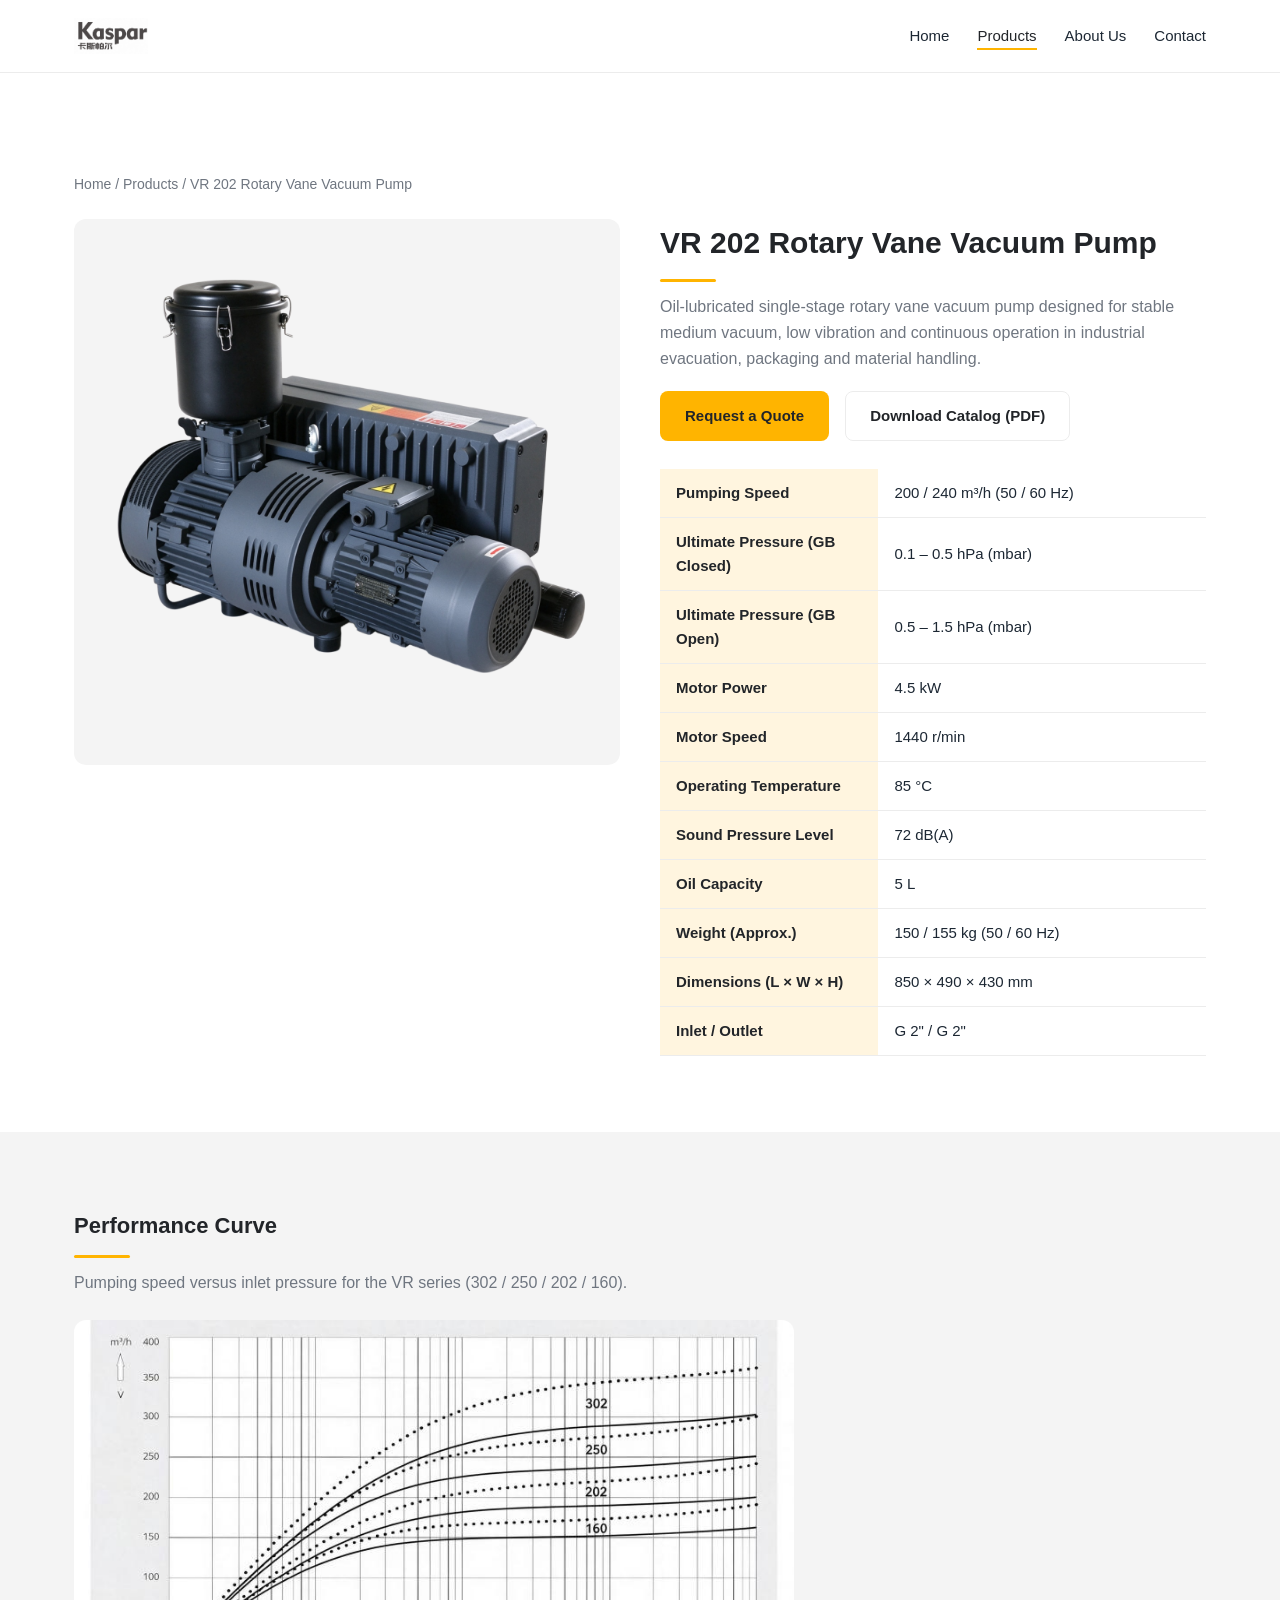
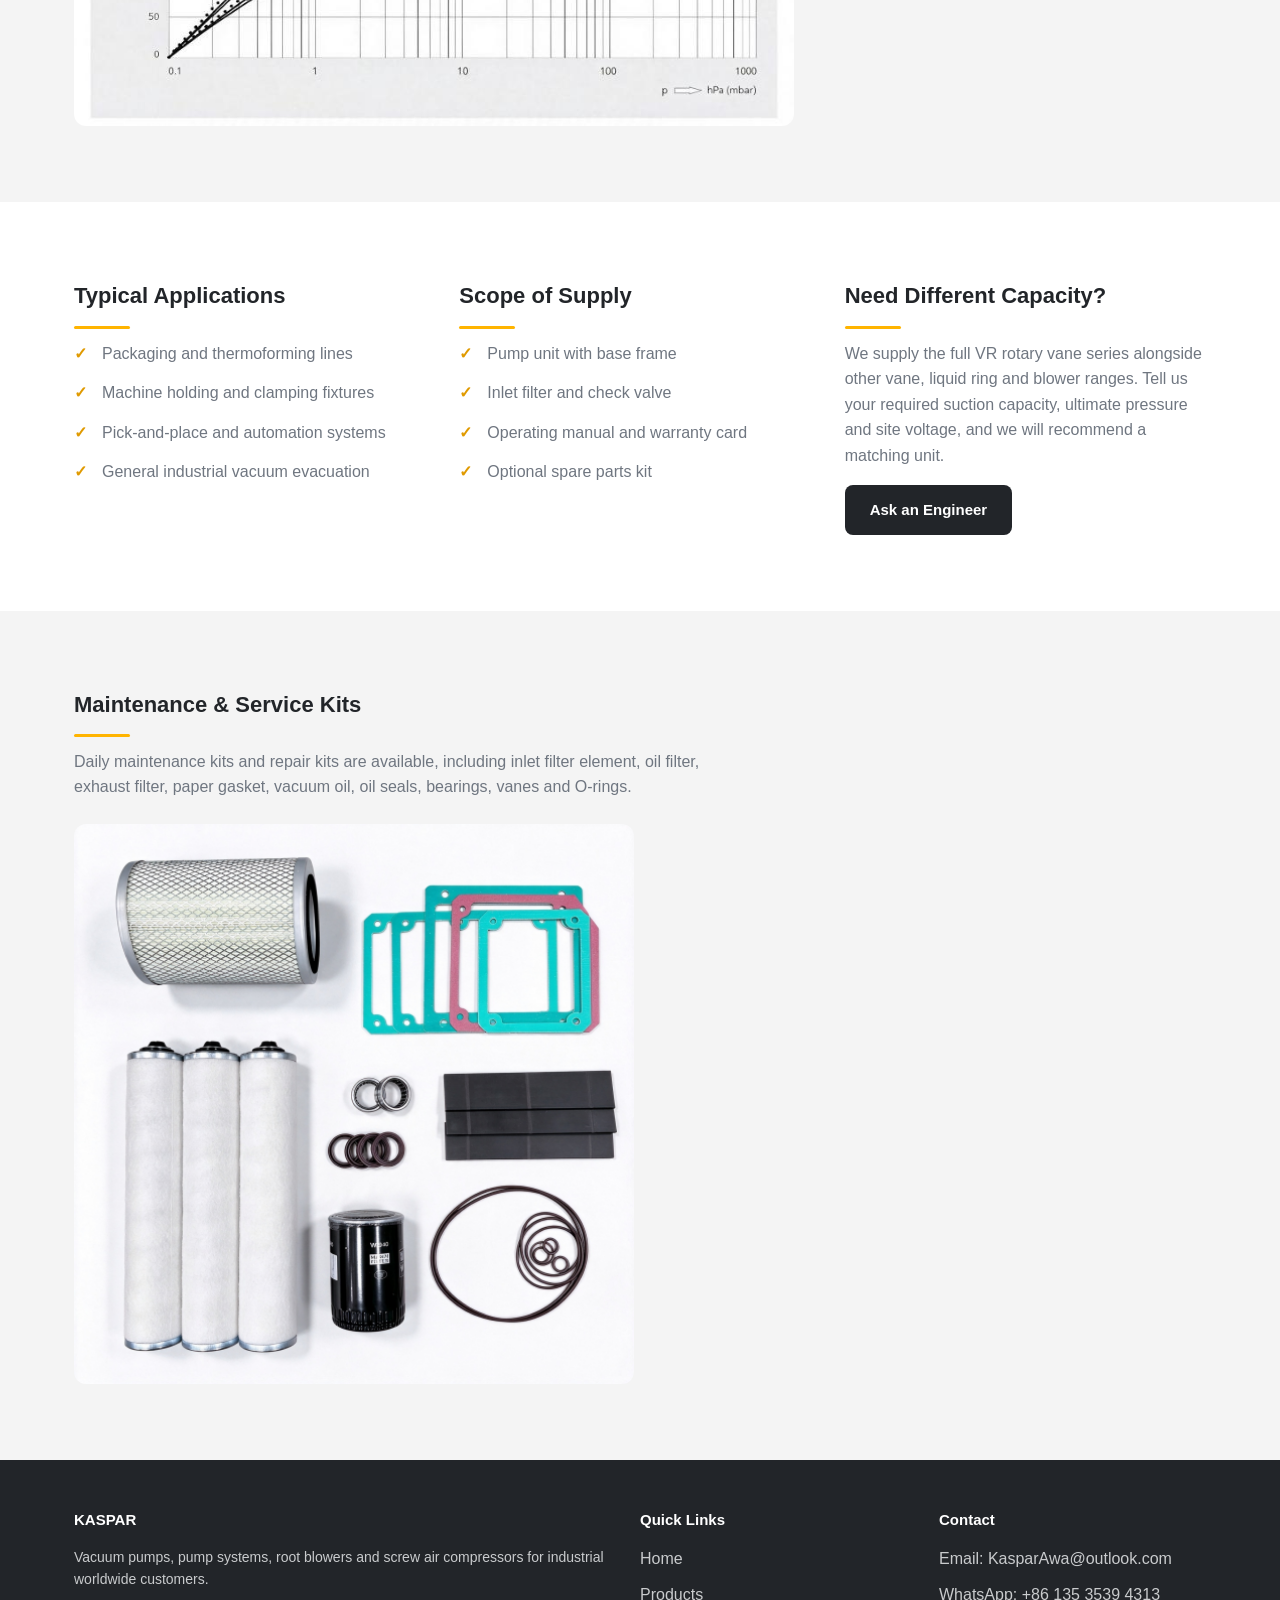
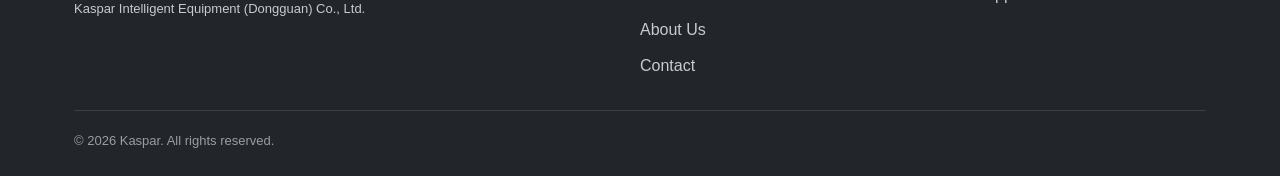
<file: product-vr202.html>
<!DOCTYPE html>
<html lang="en">
<head>
  <meta charset="UTF-8">
  <meta name="viewport" content="width=device-width, initial-scale=1.0">
  <link rel="icon" href="data:image/svg+xml,<svg xmlns='http://www.w3.org/2000/svg' viewBox='0 0 64 64'><rect width='64' height='64' rx='12' fill='%23ffb400'/><text x='32' y='44' font-size='38' font-family='Arial' font-weight='700' text-anchor='middle' fill='%23222529'>K</text></svg>">
  <title>VR 202 Rotary Vane Vacuum Pump | Kaspar</title>
  <meta name="description" content="VR 202 oil-lubricated rotary vane vacuum pump specifications, performance curve, applications and enquiry options from Kaspar.">
  <link rel="stylesheet" href="css/style.css">
  <link rel="stylesheet" href="https://miaoda.feishu.cn/fonts/css2?family=Noto+Sans:wght@300;400;500;700;800&display=swap">
</head>
<body>

  <header class="site-header">
    <div class="container nav">
      <a href="index.html" class="brand"><img class="nav-logo" src="assets/logo.png" alt="Kaspar"></a>
      <button class="nav-toggle" aria-label="Menu" onclick="document.querySelector('.nav-links').classList.toggle('open')">
        <span></span><span></span><span></span>
      </button>
      <ul class="nav-links">
        <li><a href="index.html">Home</a></li>
        <li><a href="products.html" class="active">Products</a></li>
        <li><a href="about.html">About Us</a></li>
        <li><a href="contact.html">Contact</a></li>
      </ul>
    </div>
  </header>

  <section class="section">
    <div class="container">
      <nav class="breadcrumb"><a href="index.html">Home</a> / <a href="products.html">Products</a> / VR 202 Rotary Vane Vacuum Pump</nav>

      <div class="grid" style="grid-template-columns: 1fr 1fr; gap: 40px; margin-top: 24px;">
        <img src="assets/vr202.png" alt="VR 202 oil-lubricated rotary vane vacuum pump" style="border-radius:12px; background:var(--bg); object-fit:contain; width:100%;">
        <div>
          <h2 class="section-title">VR 202 Rotary Vane Vacuum Pump</h2>
          <p style="color: var(--steel); margin-bottom: 20px;">Oil-lubricated single-stage rotary vane vacuum pump designed for stable medium vacuum, low vibration and continuous operation in industrial evacuation, packaging and material handling.</p>
          <div class="hero-actions" style="margin-bottom: 28px;">
            <a href="contact.html" class="btn btn-primary">Request a Quote</a>
            <a href="contact.html" class="btn btn-outline" style="color: var(--navy); border-color: var(--line);">Download Catalog (PDF)</a>
          </div>

          <table class="spec-table">
            <tbody>
              <tr><th>Pumping Speed</th><td>200 / 240 m³/h (50 / 60 Hz)</td></tr>
              <tr><th>Ultimate Pressure (GB Closed)</th><td>0.1 – 0.5 hPa (mbar)</td></tr>
              <tr><th>Ultimate Pressure (GB Open)</th><td>0.5 – 1.5 hPa (mbar)</td></tr>
              <tr><th>Motor Power</th><td>4.5 kW</td></tr>
              <tr><th>Motor Speed</th><td>1440 r/min</td></tr>
              <tr><th>Operating Temperature</th><td>85 °C</td></tr>
              <tr><th>Sound Pressure Level</th><td>72 dB(A)</td></tr>
              <tr><th>Oil Capacity</th><td>5 L</td></tr>
              <tr><th>Weight (Approx.)</th><td>150 / 155 kg (50 / 60 Hz)</td></tr>
              <tr><th>Dimensions (L × W × H)</th><td>850 × 490 × 430 mm</td></tr>
              <tr><th>Inlet / Outlet</th><td>G 2" / G 2"</td></tr>
            </tbody>
          </table>
        </div>
      </div>
    </div>
  </section>

  <section class="section alt">
    <div class="container">
      <h3 class="section-title" style="font-size:22px;">Performance Curve</h3>
      <p class="section-sub" style="margin-bottom:24px;">Pumping speed versus inlet pressure for the VR series (302 / 250 / 202 / 160).</p>
      <img src="assets/performance-curve.jpeg" alt="VR series vacuum pump performance curve" style="border-radius:12px; background:var(--white); max-width:720px; width:100%;">
    </div>
  </section>

  <section class="section">
    <div class="container">
      <div class="grid grid-3">
        <div>
          <h3 class="section-title" style="font-size:22px;">Typical Applications</h3>
          <ul class="feature-list">
            <li>Packaging and thermoforming lines</li>
            <li>Machine holding and clamping fixtures</li>
            <li>Pick-and-place and automation systems</li>
            <li>General industrial vacuum evacuation</li>
          </ul>
        </div>
        <div>
          <h3 class="section-title" style="font-size:22px;">Scope of Supply</h3>
          <ul class="feature-list">
            <li>Pump unit with base frame</li>
            <li>Inlet filter and check valve</li>
            <li>Operating manual and warranty card</li>
            <li>Optional spare parts kit</li>
          </ul>
        </div>
        <div>
          <h3 class="section-title" style="font-size:22px;">Need Different Capacity?</h3>
          <p style="color: var(--steel);">We supply the full VR rotary vane series alongside other vane, liquid ring and blower ranges. Tell us your required suction capacity, ultimate pressure and site voltage, and we will recommend a matching unit.</p>
          <div style="margin-top:16px;"><a href="contact.html" class="btn btn-dark">Ask an Engineer</a></div>
        </div>
      </div>
    </div>
  </section>

  <section class="section alt">
    <div class="container">
      <h3 class="section-title" style="font-size:22px;">Maintenance &amp; Service Kits</h3>
      <p class="section-sub" style="margin-bottom:24px;">Daily maintenance kits and repair kits are available, including inlet filter element, oil filter, exhaust filter, paper gasket, vacuum oil, oil seals, bearings, vanes and O-rings.</p>
      <img src="assets/service-kit.png" alt="Vacuum pump service and maintenance spare parts kit" style="border-radius:12px; background:var(--white); max-width:560px; width:100%;">
    </div>
  </section>

  <footer class="site-footer">
    <div class="container">
      <div class="footer-grid">
        <div>
          <h4>KASPAR</h4>
          <p style="font-size:14px;">Vacuum pumps, pump systems, root blowers and screw air compressors for industrial worldwide customers.</p>
          <p style="font-size:13px; margin-top:8px;">Kaspar Intelligent Equipment (Dongguan) Co., Ltd.</p>
        </div>
        <div>
          <h4>Quick Links</h4>
          <ul>
            <li><a href="index.html">Home</a></li>
            <li><a href="products.html">Products</a></li>
            <li><a href="about.html">About Us</a></li>
            <li><a href="contact.html">Contact</a></li>
          </ul>
        </div>
        <div>
          <h4>Contact</h4>
          <ul>
            <li>Email: KasparAwa@outlook.com</li>
            <li>WhatsApp: <a href="https://wa.me/8613535394313" target="_blank" rel="noopener">+86 135 3539 4313</a></li>
          </ul>
        </div>
      </div>
      <div class="footer-bottom">© 2026 Kaspar. All rights reserved.</div>
    </div>
  </footer>

  <script src="js/main.js"></script>
</body>
</html>
</file>
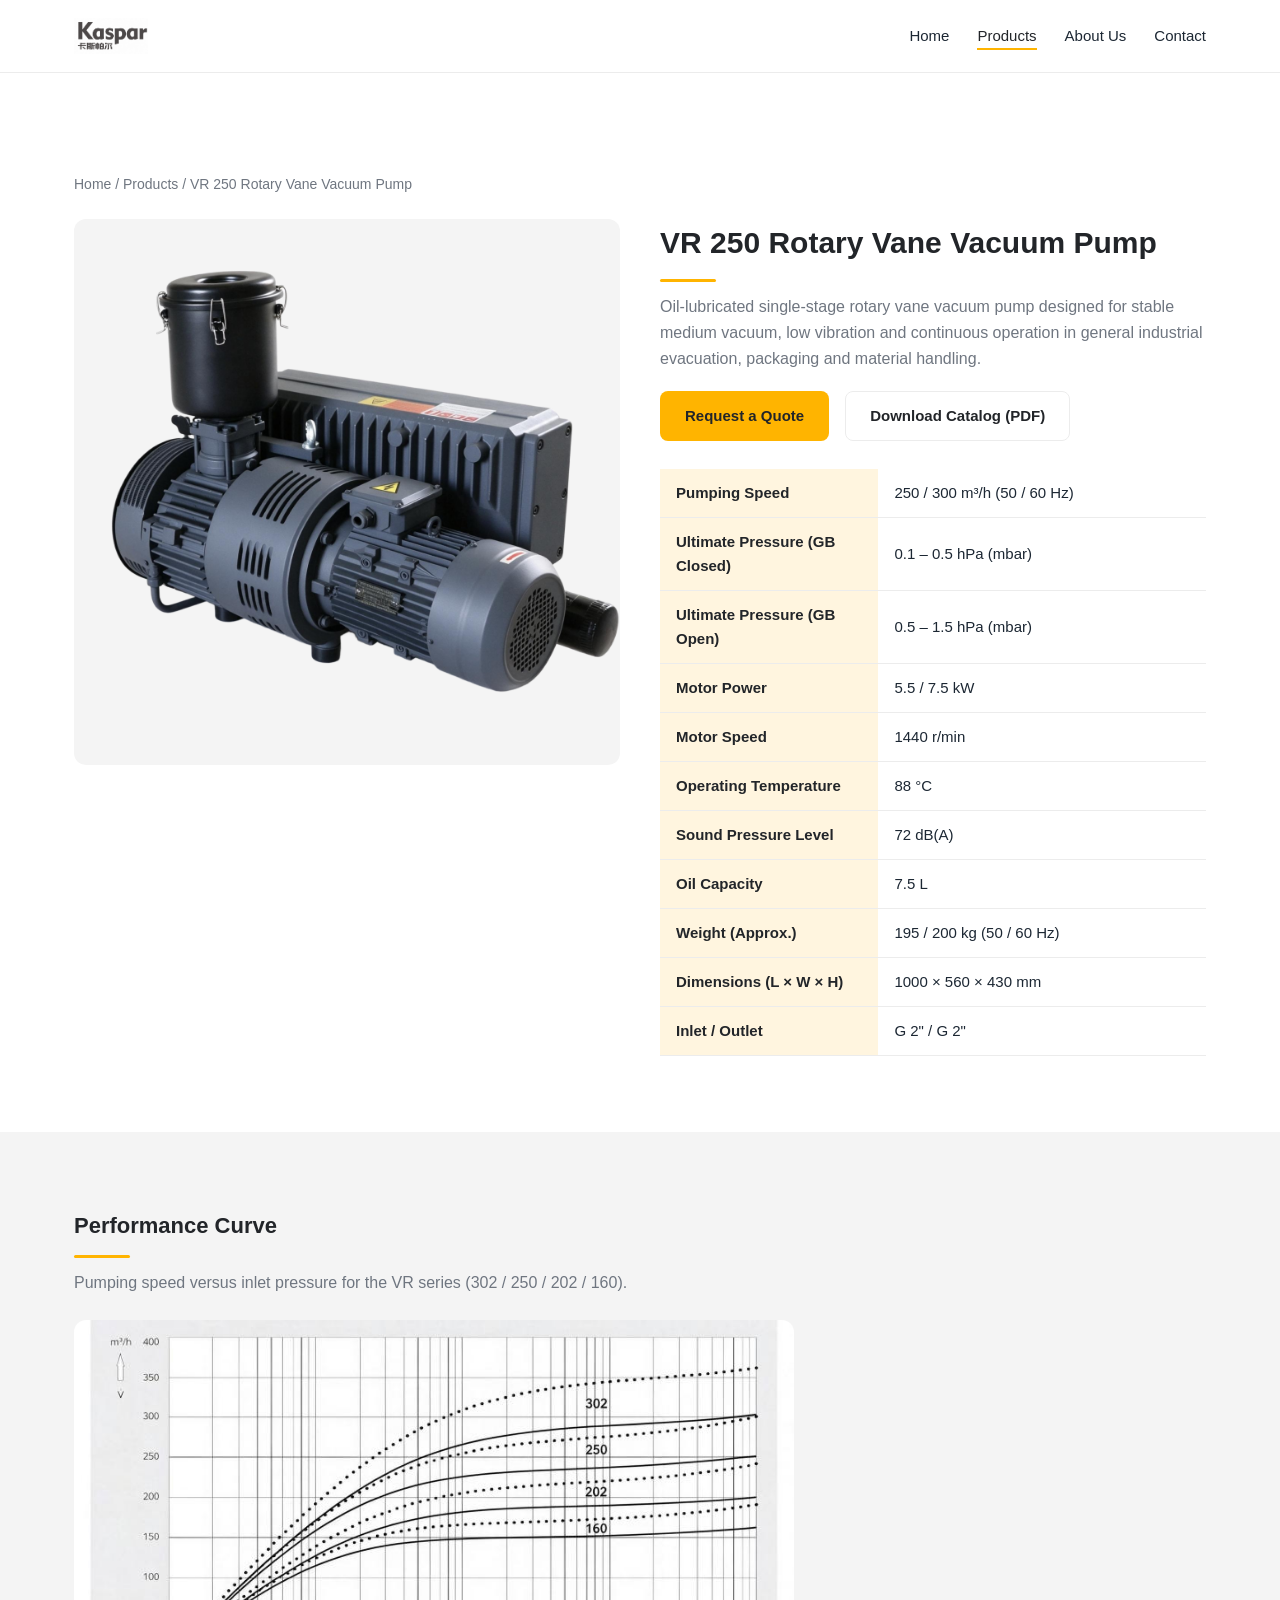
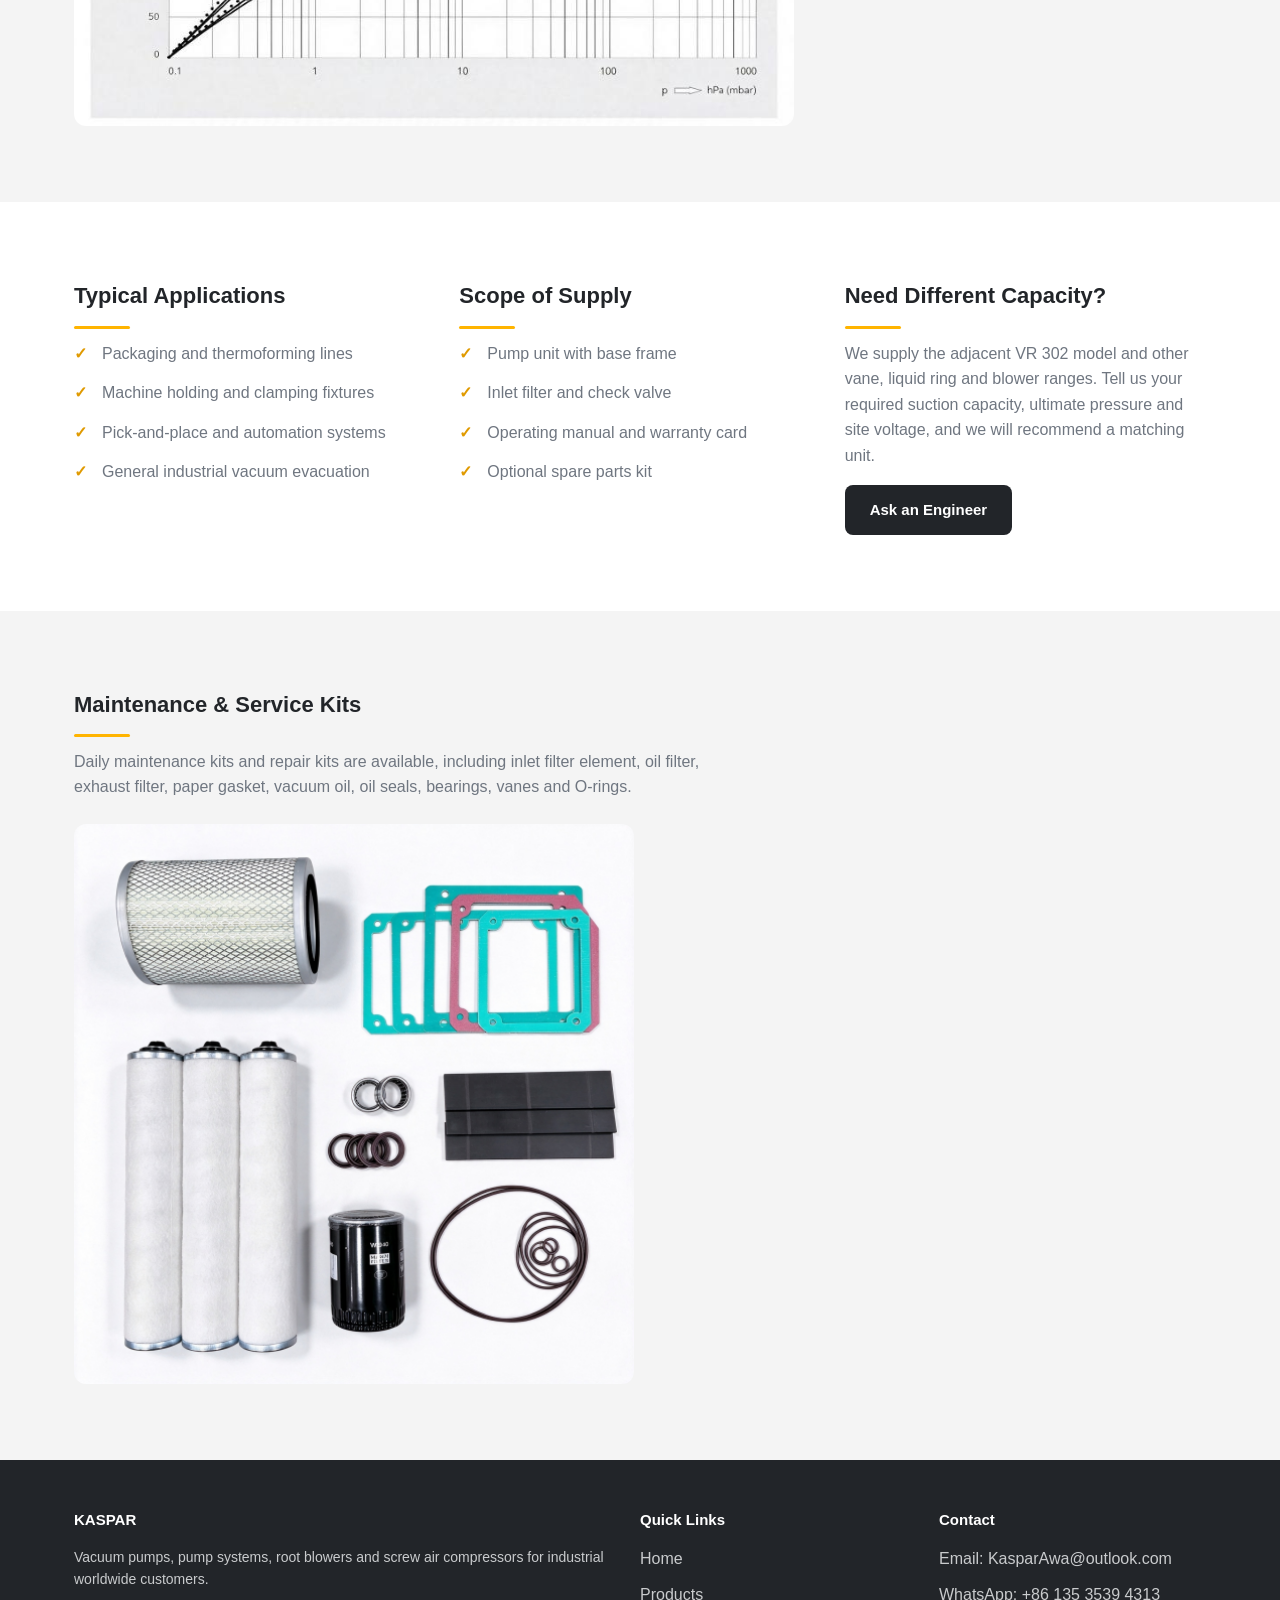
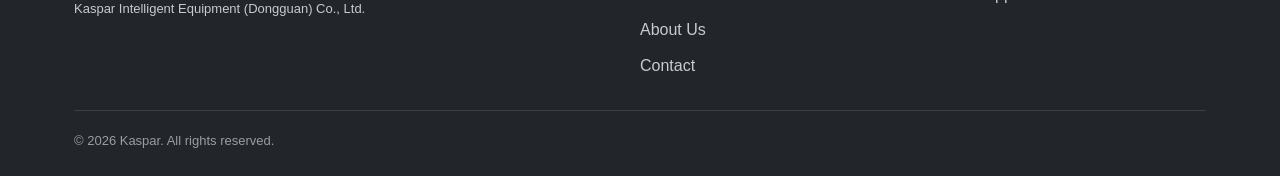
<file: product-vr250.html>
<!DOCTYPE html>
<html lang="en">
<head>
  <meta charset="UTF-8">
  <meta name="viewport" content="width=device-width, initial-scale=1.0">
  <link rel="icon" href="data:image/svg+xml,<svg xmlns='http://www.w3.org/2000/svg' viewBox='0 0 64 64'><rect width='64' height='64' rx='12' fill='%23ffb400'/><text x='32' y='44' font-size='38' font-family='Arial' font-weight='700' text-anchor='middle' fill='%23222529'>K</text></svg>">
  <title>VR 250 Rotary Vane Vacuum Pump | Kaspar</title>
  <meta name="description" content="VR 250 oil-lubricated rotary vane vacuum pump specifications, performance curve, applications and enquiry options from Kaspar.">
  <link rel="stylesheet" href="css/style.css">
  <link rel="stylesheet" href="https://miaoda.feishu.cn/fonts/css2?family=Noto+Sans:wght@300;400;500;700;800&display=swap">
</head>
<body>

  <header class="site-header">
    <div class="container nav">
      <a href="index.html" class="brand"><img class="nav-logo" src="assets/logo.png" alt="Kaspar"></a>
      <button class="nav-toggle" aria-label="Menu" onclick="document.querySelector('.nav-links').classList.toggle('open')">
        <span></span><span></span><span></span>
      </button>
      <ul class="nav-links">
        <li><a href="index.html">Home</a></li>
        <li><a href="products.html" class="active">Products</a></li>
        <li><a href="about.html">About Us</a></li>
        <li><a href="contact.html">Contact</a></li>
      </ul>
    </div>
  </header>

  <section class="section">
    <div class="container">
      <nav class="breadcrumb"><a href="index.html">Home</a> / <a href="products.html">Products</a> / VR 250 Rotary Vane Vacuum Pump</nav>

      <div class="grid" style="grid-template-columns: 1fr 1fr; gap: 40px; margin-top: 24px;">
        <img src="assets/vr250.png" alt="VR 250 oil-lubricated rotary vane vacuum pump" style="border-radius:12px; background:var(--bg); object-fit:contain; width:100%;">
        <div>
          <h2 class="section-title">VR 250 Rotary Vane Vacuum Pump</h2>
          <p style="color: var(--steel); margin-bottom: 20px;">Oil-lubricated single-stage rotary vane vacuum pump designed for stable medium vacuum, low vibration and continuous operation in general industrial evacuation, packaging and material handling.</p>
          <div class="hero-actions" style="margin-bottom: 28px;">
            <a href="contact.html" class="btn btn-primary">Request a Quote</a>
            <a href="contact.html" class="btn btn-outline" style="color: var(--navy); border-color: var(--line);">Download Catalog (PDF)</a>
          </div>

          <table class="spec-table">
            <tbody>
              <tr><th>Pumping Speed</th><td>250 / 300 m³/h (50 / 60 Hz)</td></tr>
              <tr><th>Ultimate Pressure (GB Closed)</th><td>0.1 – 0.5 hPa (mbar)</td></tr>
              <tr><th>Ultimate Pressure (GB Open)</th><td>0.5 – 1.5 hPa (mbar)</td></tr>
              <tr><th>Motor Power</th><td>5.5 / 7.5 kW</td></tr>
              <tr><th>Motor Speed</th><td>1440 r/min</td></tr>
              <tr><th>Operating Temperature</th><td>88 °C</td></tr>
              <tr><th>Sound Pressure Level</th><td>72 dB(A)</td></tr>
              <tr><th>Oil Capacity</th><td>7.5 L</td></tr>
              <tr><th>Weight (Approx.)</th><td>195 / 200 kg (50 / 60 Hz)</td></tr>
              <tr><th>Dimensions (L × W × H)</th><td>1000 × 560 × 430 mm</td></tr>
              <tr><th>Inlet / Outlet</th><td>G 2" / G 2"</td></tr>
            </tbody>
          </table>
        </div>
      </div>
    </div>
  </section>

  <section class="section alt">
    <div class="container">
      <h3 class="section-title" style="font-size:22px;">Performance Curve</h3>
      <p class="section-sub" style="margin-bottom:24px;">Pumping speed versus inlet pressure for the VR series (302 / 250 / 202 / 160).</p>
      <img src="assets/performance-curve.jpeg" alt="VR series vacuum pump performance curve" style="border-radius:12px; background:var(--white); max-width:720px; width:100%;">
    </div>
  </section>

  <section class="section">
    <div class="container">
      <div class="grid grid-3">
        <div>
          <h3 class="section-title" style="font-size:22px;">Typical Applications</h3>
          <ul class="feature-list">
            <li>Packaging and thermoforming lines</li>
            <li>Machine holding and clamping fixtures</li>
            <li>Pick-and-place and automation systems</li>
            <li>General industrial vacuum evacuation</li>
          </ul>
        </div>
        <div>
          <h3 class="section-title" style="font-size:22px;">Scope of Supply</h3>
          <ul class="feature-list">
            <li>Pump unit with base frame</li>
            <li>Inlet filter and check valve</li>
            <li>Operating manual and warranty card</li>
            <li>Optional spare parts kit</li>
          </ul>
        </div>
        <div>
          <h3 class="section-title" style="font-size:22px;">Need Different Capacity?</h3>
          <p style="color: var(--steel);">We supply the adjacent VR 302 model and other vane, liquid ring and blower ranges. Tell us your required suction capacity, ultimate pressure and site voltage, and we will recommend a matching unit.</p>
          <div style="margin-top:16px;"><a href="contact.html" class="btn btn-dark">Ask an Engineer</a></div>
        </div>
      </div>
    </div>
  </section>

  <section class="section alt">
    <div class="container">
      <h3 class="section-title" style="font-size:22px;">Maintenance &amp; Service Kits</h3>
      <p class="section-sub" style="margin-bottom:24px;">Daily maintenance kits and repair kits are available, including inlet filter element, oil filter, exhaust filter, paper gasket, vacuum oil, oil seals, bearings, vanes and O-rings.</p>
      <img src="assets/service-kit.png" alt="Vacuum pump service and maintenance spare parts kit" style="border-radius:12px; background:var(--white); max-width:560px; width:100%;">
    </div>
  </section>

  <footer class="site-footer">
    <div class="container">
      <div class="footer-grid">
        <div>
          <h4>KASPAR</h4>
          <p style="font-size:14px;">Vacuum pumps, pump systems, root blowers and screw air compressors for industrial worldwide customers.</p>
          <p style="font-size:13px; margin-top:8px;">Kaspar Intelligent Equipment (Dongguan) Co., Ltd.</p>
        </div>
        <div>
          <h4>Quick Links</h4>
          <ul>
            <li><a href="index.html">Home</a></li>
            <li><a href="products.html">Products</a></li>
            <li><a href="about.html">About Us</a></li>
            <li><a href="contact.html">Contact</a></li>
          </ul>
        </div>
        <div>
          <h4>Contact</h4>
          <ul>
            <li>Email: KasparAwa@outlook.com</li>
            <li>WhatsApp: <a href="https://wa.me/8613535394313" target="_blank" rel="noopener">+86 135 3539 4313</a></li>
          </ul>
        </div>
      </div>
      <div class="footer-bottom">© 2026 Kaspar. All rights reserved.</div>
    </div>
  </footer>

  <script src="js/main.js"></script>
</body>
</html>
</file>
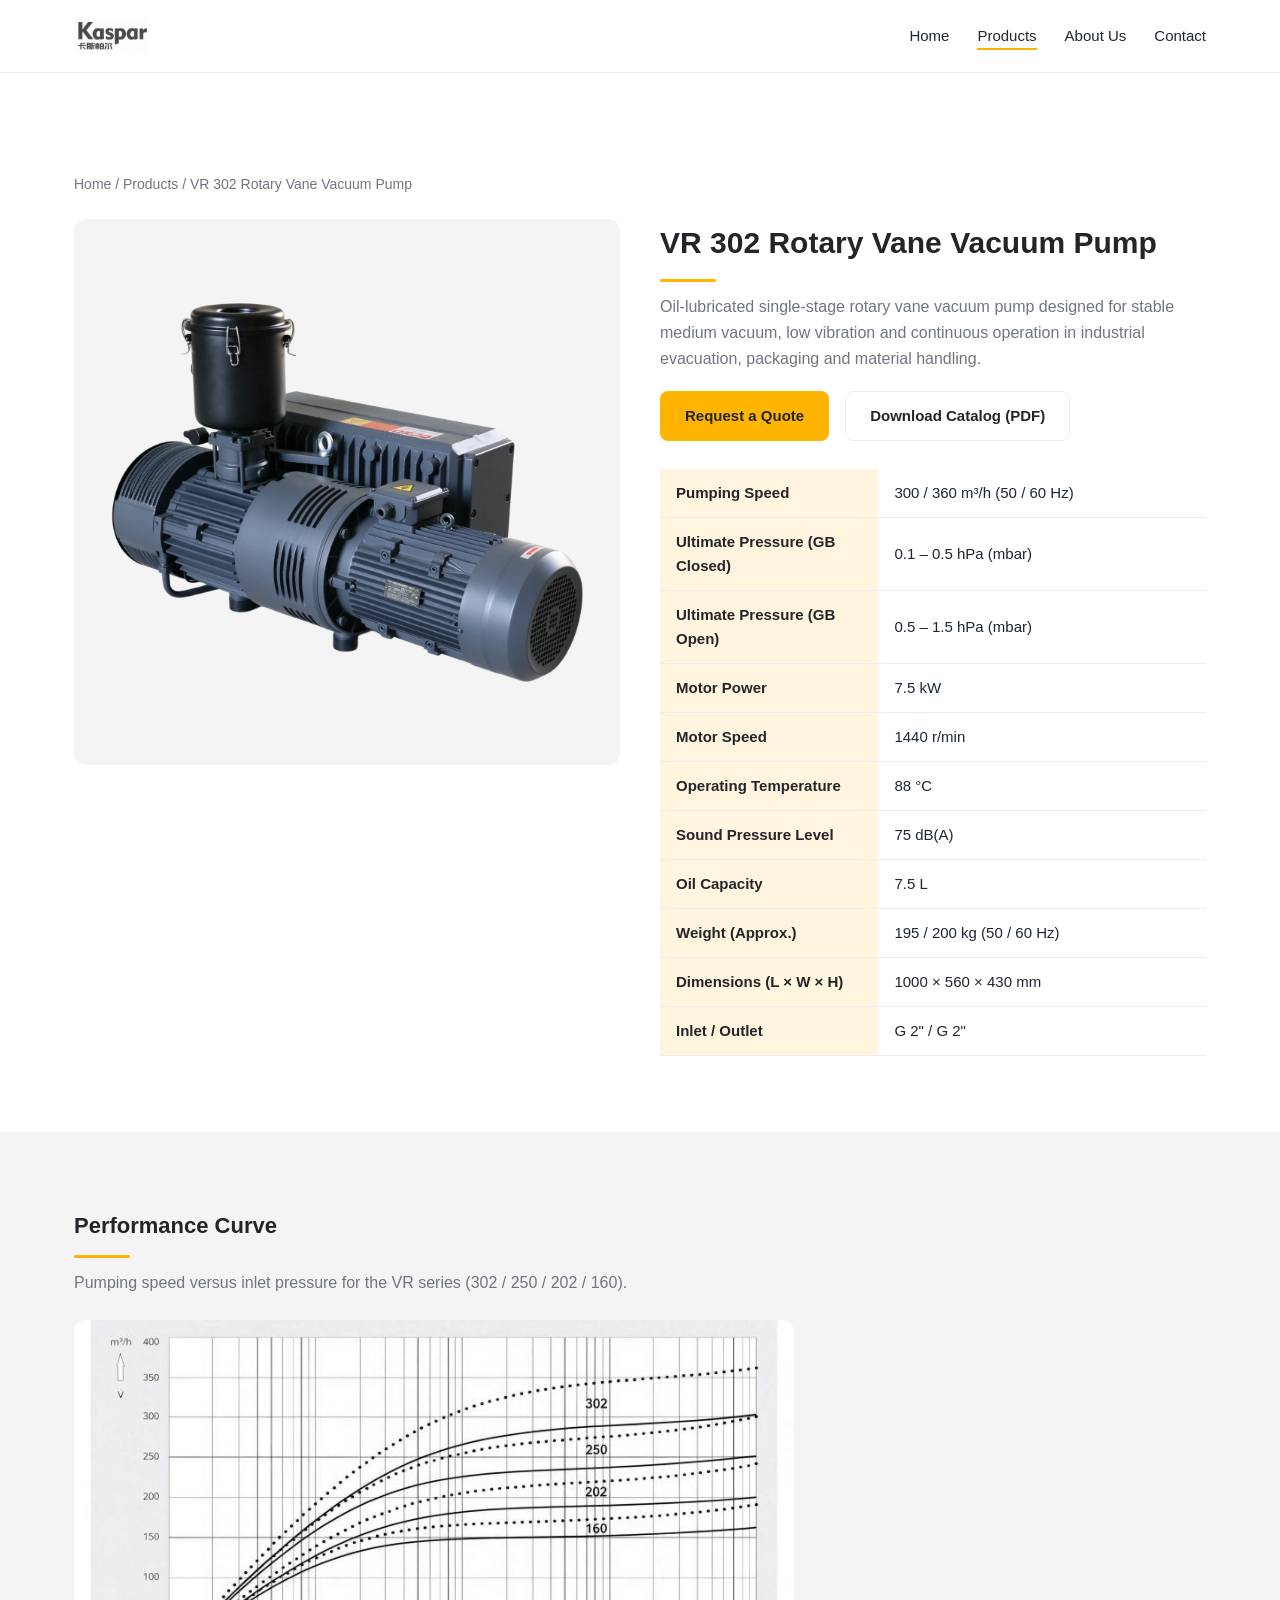
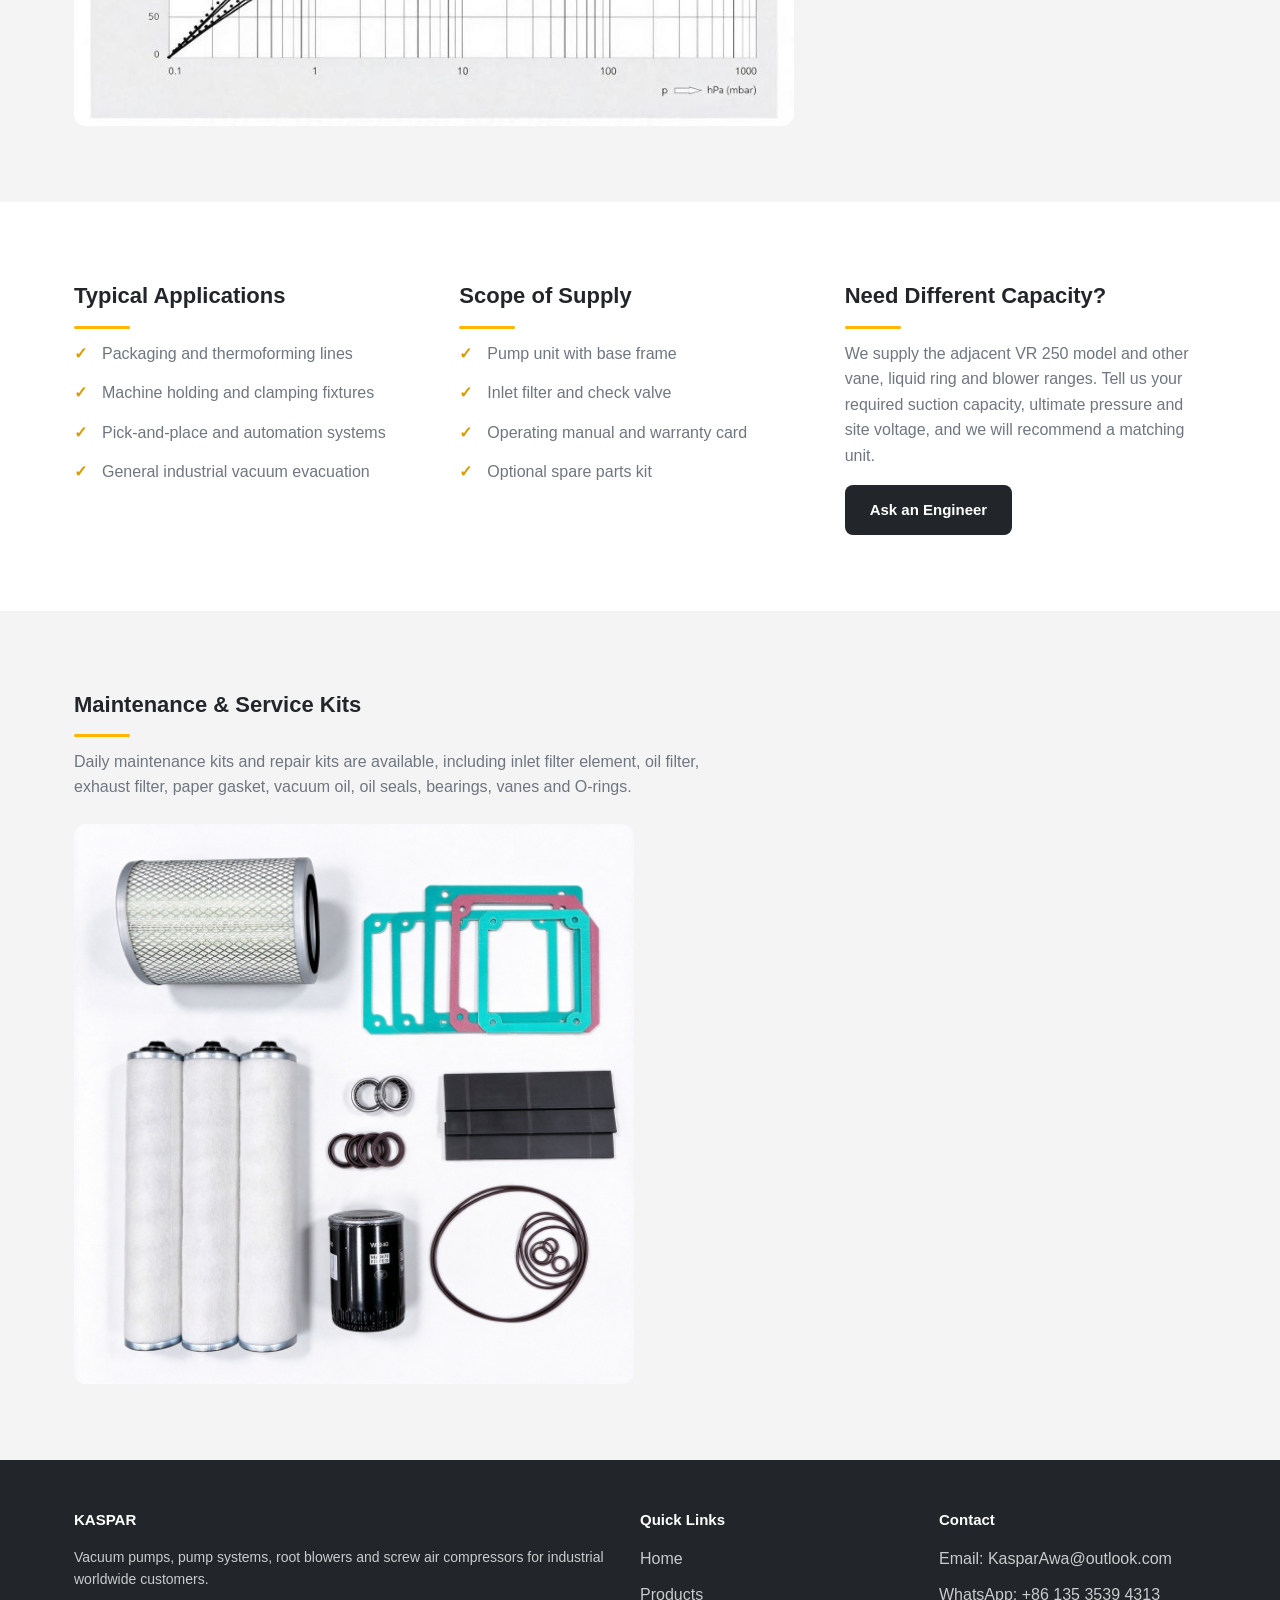
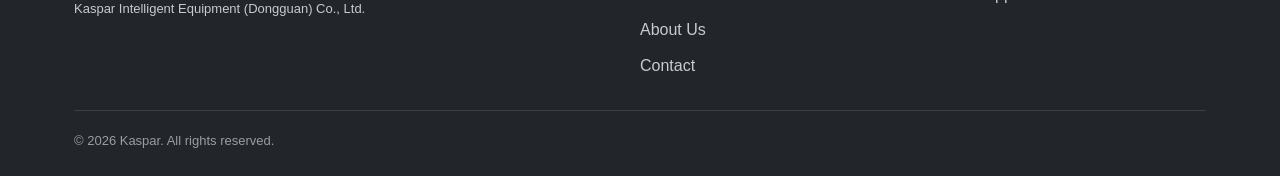
<file: product-vr302.html>
<!DOCTYPE html>
<html lang="en">
<head>
  <meta charset="UTF-8">
  <meta name="viewport" content="width=device-width, initial-scale=1.0">
  <link rel="icon" href="data:image/svg+xml,<svg xmlns='http://www.w3.org/2000/svg' viewBox='0 0 64 64'><rect width='64' height='64' rx='12' fill='%23ffb400'/><text x='32' y='44' font-size='38' font-family='Arial' font-weight='700' text-anchor='middle' fill='%23222529'>K</text></svg>">
  <title>VR 302 Rotary Vane Vacuum Pump | Kaspar</title>
  <meta name="description" content="VR 302 oil-lubricated rotary vane vacuum pump specifications, performance curve, applications and enquiry options from Kaspar.">
  <link rel="stylesheet" href="css/style.css">
  <link rel="stylesheet" href="https://miaoda.feishu.cn/fonts/css2?family=Noto+Sans:wght@300;400;500;700;800&display=swap">
</head>
<body>

  <header class="site-header">
    <div class="container nav">
      <a href="index.html" class="brand"><img class="nav-logo" src="assets/logo.png" alt="Kaspar"></a>
      <button class="nav-toggle" aria-label="Menu" onclick="document.querySelector('.nav-links').classList.toggle('open')">
        <span></span><span></span><span></span>
      </button>
      <ul class="nav-links">
        <li><a href="index.html">Home</a></li>
        <li><a href="products.html" class="active">Products</a></li>
        <li><a href="about.html">About Us</a></li>
        <li><a href="contact.html">Contact</a></li>
      </ul>
    </div>
  </header>

  <section class="section">
    <div class="container">
      <nav class="breadcrumb"><a href="index.html">Home</a> / <a href="products.html">Products</a> / VR 302 Rotary Vane Vacuum Pump</nav>

      <div class="grid" style="grid-template-columns: 1fr 1fr; gap: 40px; margin-top: 24px;">
        <img src="assets/vr302.png" alt="VR 302 oil-lubricated rotary vane vacuum pump" style="border-radius:12px; background:var(--bg); object-fit:contain; width:100%;">
        <div>
          <h2 class="section-title">VR 302 Rotary Vane Vacuum Pump</h2>
          <p style="color: var(--steel); margin-bottom: 20px;">Oil-lubricated single-stage rotary vane vacuum pump designed for stable medium vacuum, low vibration and continuous operation in industrial evacuation, packaging and material handling.</p>
          <div class="hero-actions" style="margin-bottom: 28px;">
            <a href="contact.html" class="btn btn-primary">Request a Quote</a>
            <a href="contact.html" class="btn btn-outline" style="color: var(--navy); border-color: var(--line);">Download Catalog (PDF)</a>
          </div>

          <table class="spec-table">
            <tbody>
              <tr><th>Pumping Speed</th><td>300 / 360 m³/h (50 / 60 Hz)</td></tr>
              <tr><th>Ultimate Pressure (GB Closed)</th><td>0.1 – 0.5 hPa (mbar)</td></tr>
              <tr><th>Ultimate Pressure (GB Open)</th><td>0.5 – 1.5 hPa (mbar)</td></tr>
              <tr><th>Motor Power</th><td>7.5 kW</td></tr>
              <tr><th>Motor Speed</th><td>1440 r/min</td></tr>
              <tr><th>Operating Temperature</th><td>88 °C</td></tr>
              <tr><th>Sound Pressure Level</th><td>75 dB(A)</td></tr>
              <tr><th>Oil Capacity</th><td>7.5 L</td></tr>
              <tr><th>Weight (Approx.)</th><td>195 / 200 kg (50 / 60 Hz)</td></tr>
              <tr><th>Dimensions (L × W × H)</th><td>1000 × 560 × 430 mm</td></tr>
              <tr><th>Inlet / Outlet</th><td>G 2" / G 2"</td></tr>
            </tbody>
          </table>
        </div>
      </div>
    </div>
  </section>

  <section class="section alt">
    <div class="container">
      <h3 class="section-title" style="font-size:22px;">Performance Curve</h3>
      <p class="section-sub" style="margin-bottom:24px;">Pumping speed versus inlet pressure for the VR series (302 / 250 / 202 / 160).</p>
      <img src="assets/performance-curve.jpeg" alt="VR series vacuum pump performance curve" style="border-radius:12px; background:var(--white); max-width:720px; width:100%;">
    </div>
  </section>

  <section class="section">
    <div class="container">
      <div class="grid grid-3">
        <div>
          <h3 class="section-title" style="font-size:22px;">Typical Applications</h3>
          <ul class="feature-list">
            <li>Packaging and thermoforming lines</li>
            <li>Machine holding and clamping fixtures</li>
            <li>Pick-and-place and automation systems</li>
            <li>General industrial vacuum evacuation</li>
          </ul>
        </div>
        <div>
          <h3 class="section-title" style="font-size:22px;">Scope of Supply</h3>
          <ul class="feature-list">
            <li>Pump unit with base frame</li>
            <li>Inlet filter and check valve</li>
            <li>Operating manual and warranty card</li>
            <li>Optional spare parts kit</li>
          </ul>
        </div>
        <div>
          <h3 class="section-title" style="font-size:22px;">Need Different Capacity?</h3>
          <p style="color: var(--steel);">We supply the adjacent VR 250 model and other vane, liquid ring and blower ranges. Tell us your required suction capacity, ultimate pressure and site voltage, and we will recommend a matching unit.</p>
          <div style="margin-top:16px;"><a href="contact.html" class="btn btn-dark">Ask an Engineer</a></div>
        </div>
      </div>
    </div>
  </section>

  <section class="section alt">
    <div class="container">
      <h3 class="section-title" style="font-size:22px;">Maintenance &amp; Service Kits</h3>
      <p class="section-sub" style="margin-bottom:24px;">Daily maintenance kits and repair kits are available, including inlet filter element, oil filter, exhaust filter, paper gasket, vacuum oil, oil seals, bearings, vanes and O-rings.</p>
      <img src="assets/service-kit.png" alt="Vacuum pump service and maintenance spare parts kit" style="border-radius:12px; background:var(--white); max-width:560px; width:100%;">
    </div>
  </section>

  <footer class="site-footer">
    <div class="container">
      <div class="footer-grid">
        <div>
          <h4>KASPAR</h4>
          <p style="font-size:14px;">Vacuum pumps, pump systems, root blowers and screw air compressors for industrial worldwide customers.</p>
          <p style="font-size:13px; margin-top:8px;">Kaspar Intelligent Equipment (Dongguan) Co., Ltd.</p>
        </div>
        <div>
          <h4>Quick Links</h4>
          <ul>
            <li><a href="index.html">Home</a></li>
            <li><a href="products.html">Products</a></li>
            <li><a href="about.html">About Us</a></li>
            <li><a href="contact.html">Contact</a></li>
          </ul>
        </div>
        <div>
          <h4>Contact</h4>
          <ul>
            <li>Email: KasparAwa@outlook.com</li>
            <li>WhatsApp: <a href="https://wa.me/8613535394313" target="_blank" rel="noopener">+86 135 3539 4313</a></li>
          </ul>
        </div>
      </div>
      <div class="footer-bottom">© 2026 Kaspar. All rights reserved.</div>
    </div>
  </footer>

  <script src="js/main.js"></script>
</body>
</html>
</file>
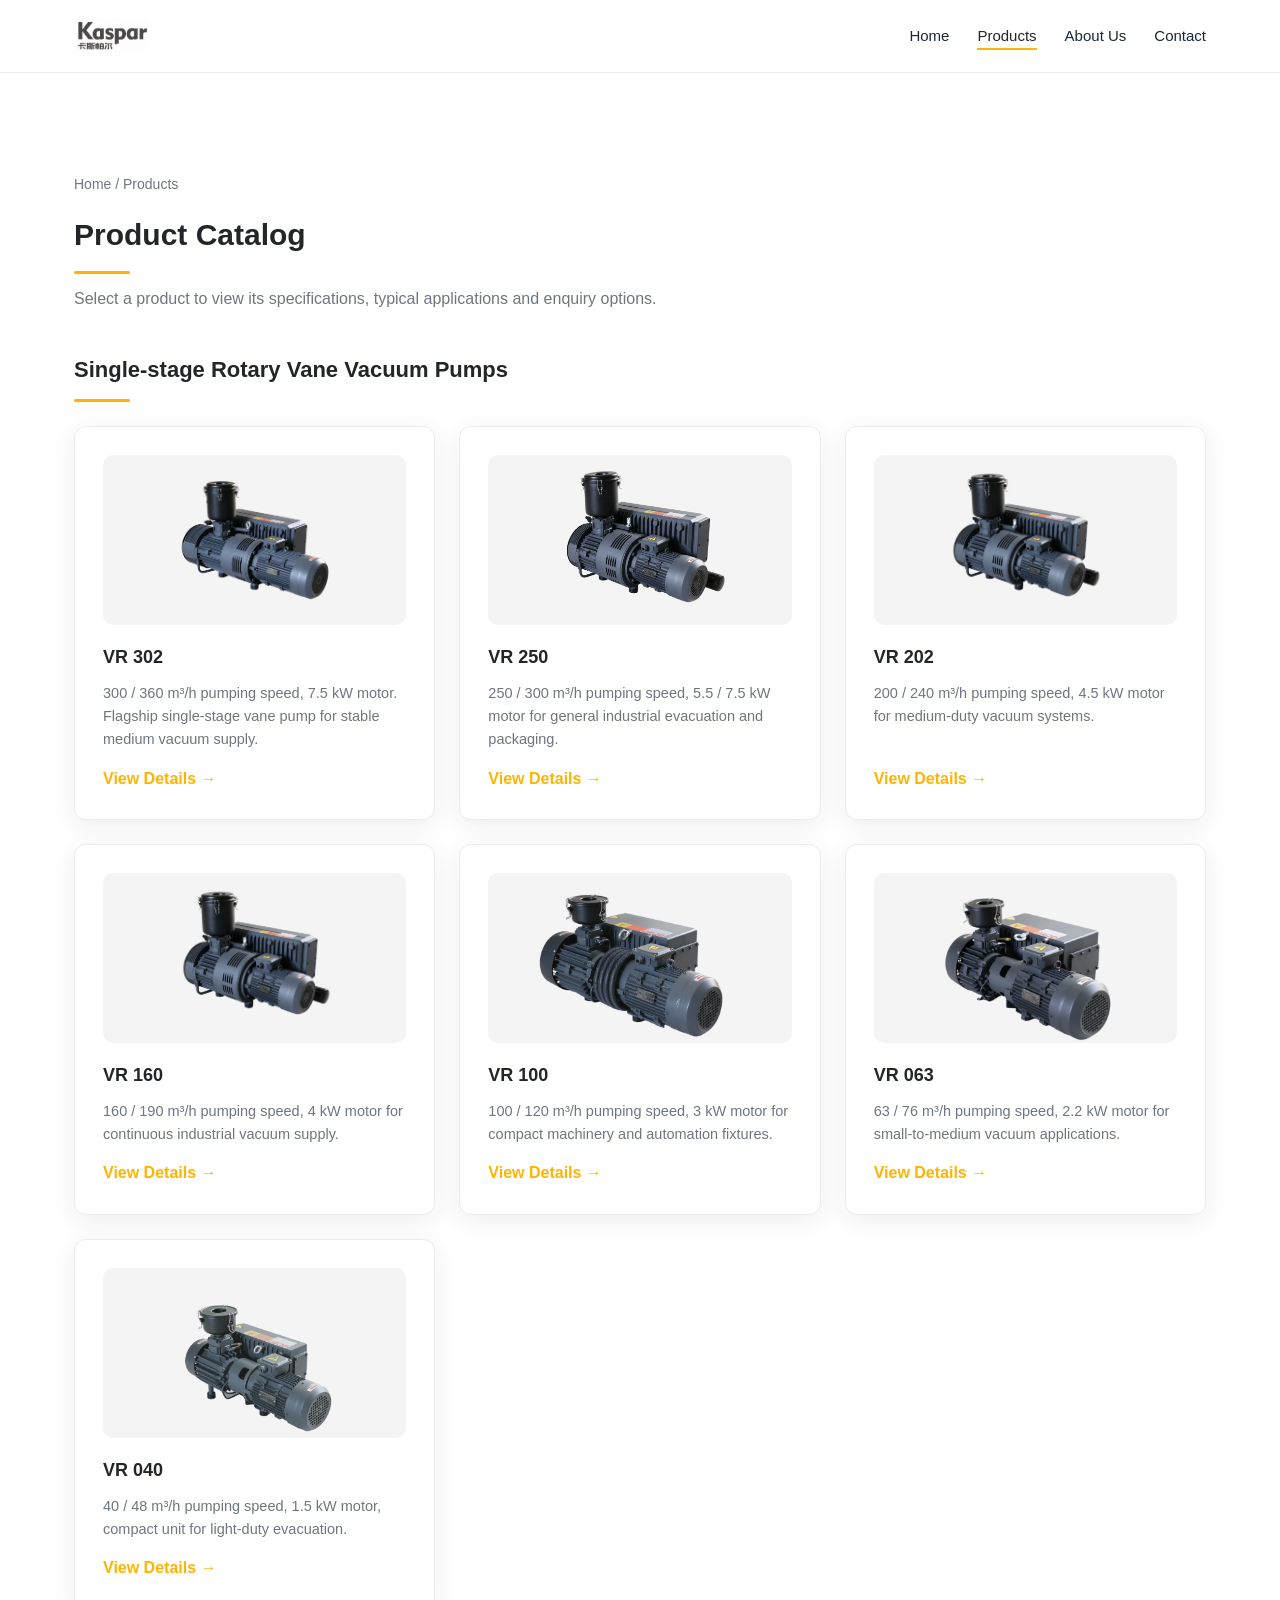
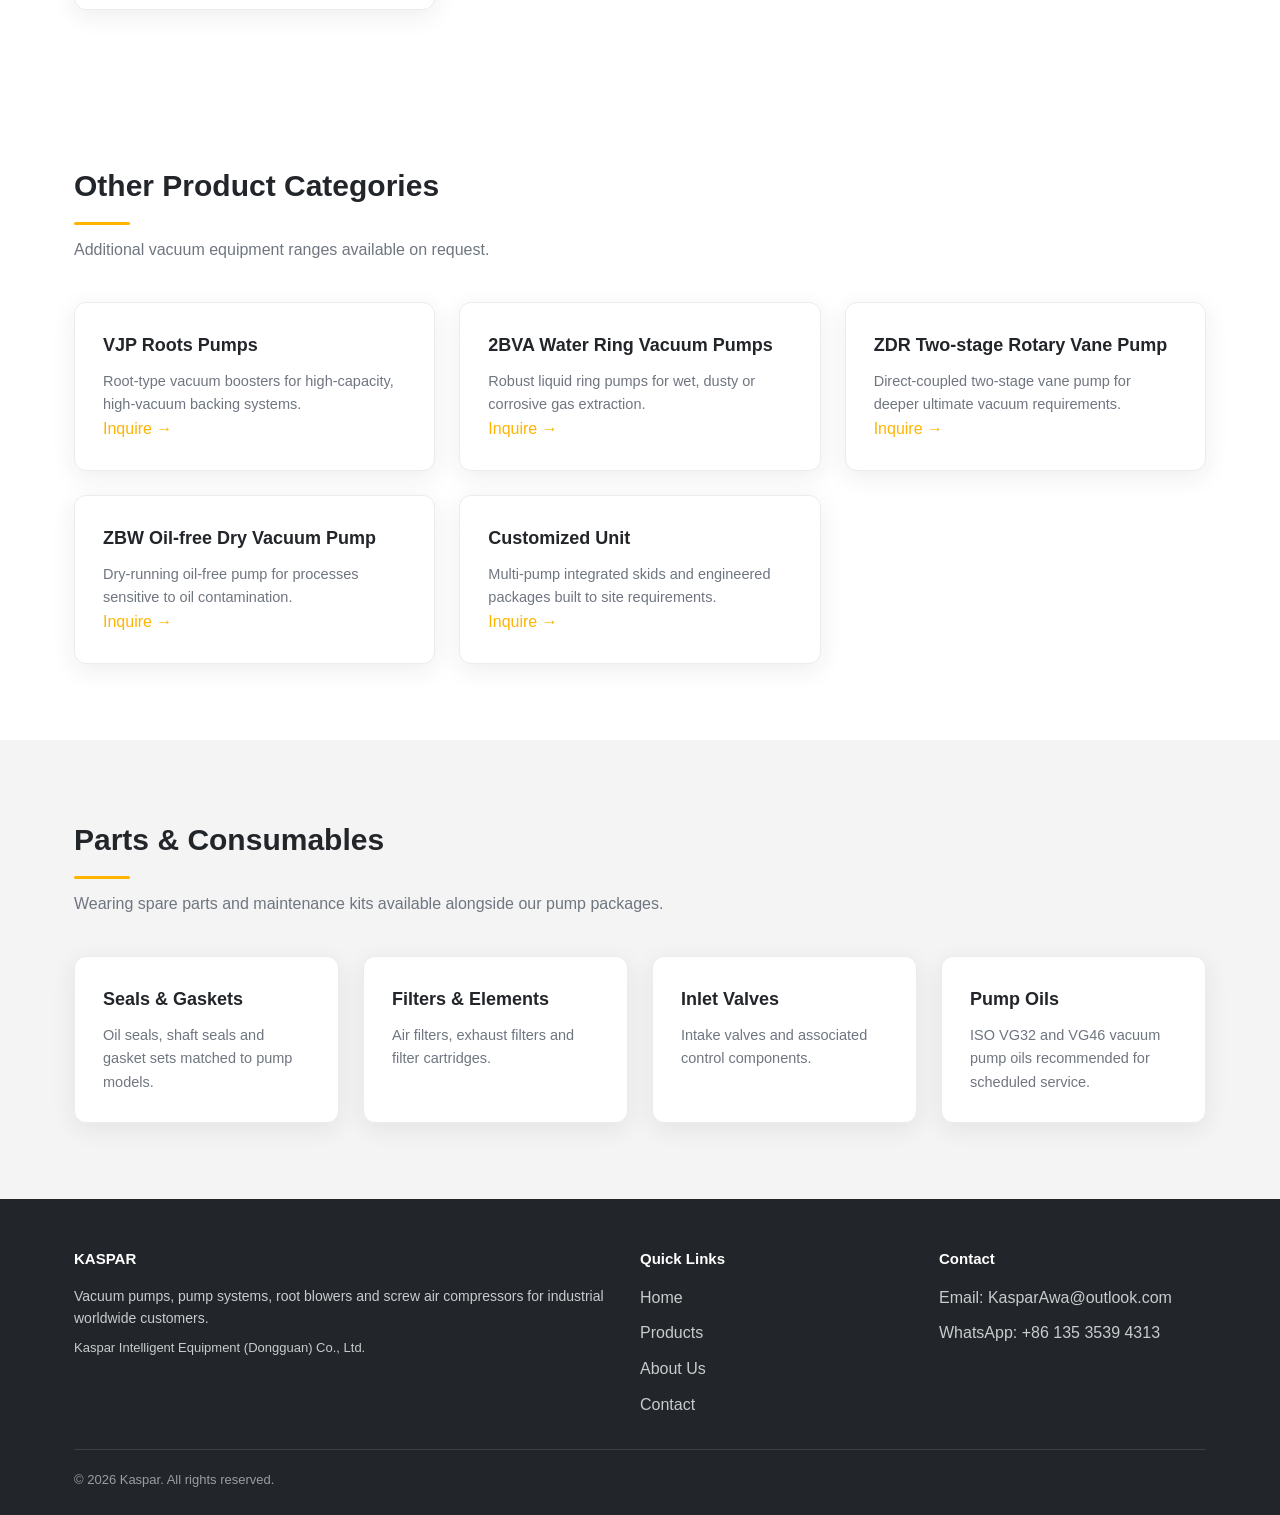
<file: products.html>
<!DOCTYPE html>
<html lang="en">
<head>
  <meta charset="UTF-8">
  <meta name="viewport" content="width=device-width, initial-scale=1.0">
  <link rel="icon" href="data:image/svg+xml,<svg xmlns='http://www.w3.org/2000/svg' viewBox='0 0 64 64'><rect width='64' height='64' rx='12' fill='%23ffb400'/><text x='32' y='44' font-size='38' font-family='Arial' font-weight='700' text-anchor='middle' fill='%23222529'>K</text></svg>">
  <title>Products | Kaspar</title>
  <meta name="description" content="Browse Kaspar vacuum pumps, pump systems, root blowers, screw air compressors and related spare parts.">
  <link rel="stylesheet" href="css/style.css">
  <link rel="stylesheet" href="https://miaoda.feishu.cn/fonts/css2?family=Noto+Sans:wght@300;400;500;700;800&display=swap">
</head>
<body>

  <header class="site-header">
    <div class="container nav">
      <a href="index.html" class="brand"><img class="nav-logo" src="assets/logo.png" alt="Kaspar"></a>
      <button class="nav-toggle" aria-label="Menu" onclick="document.querySelector('.nav-links').classList.toggle('open')">
        <span></span><span></span><span></span>
      </button>
      <ul class="nav-links">
        <li><a href="index.html">Home</a></li>
        <li><a href="products.html" class="active">Products</a></li>
        <li><a href="about.html">About Us</a></li>
        <li><a href="contact.html">Contact</a></li>
      </ul>
    </div>
  </header>

  <section class="section">
    <div class="container">
      <nav class="breadcrumb"><a href="index.html">Home</a> / Products</nav>
      <h2 class="section-title" style="margin-top:16px;">Product Catalog</h2>
      <p class="section-sub">Select a product to view its specifications, typical applications and enquiry options.</p>

      <h3 class="section-title" style="font-size:22px; margin-bottom:24px;">Single-stage Rotary Vane Vacuum Pumps</h3>
      <div class="grid grid-3">

        <div class="card product-card reveal">
          <img class="thumb-img" src="assets/vr302.png" alt="VR 302 oil-lubricated rotary vane vacuum pump">
          <h3>VR 302</h3>
          <p>300 / 360 m³/h pumping speed, 7.5 kW motor. Flagship single-stage vane pump for stable medium vacuum supply.</p>
          <div class="meta"><a href="product-vr302.html">View Details →</a></div>
        </div>

        <div class="card product-card reveal">
          <img class="thumb-img" src="assets/vr250.png" alt="VR 250 oil-lubricated rotary vane vacuum pump">
          <h3>VR 250</h3>
          <p>250 / 300 m³/h pumping speed, 5.5 / 7.5 kW motor for general industrial evacuation and packaging.</p>
          <div class="meta"><a href="product-vr250.html">View Details →</a></div>
        </div>

        <div class="card product-card reveal">
          <img class="thumb-img" src="assets/vr202.png" alt="VR 202 oil-lubricated rotary vane vacuum pump">
          <h3>VR 202</h3>
          <p>200 / 240 m³/h pumping speed, 4.5 kW motor for medium-duty vacuum systems.</p>
          <div class="meta"><a href="product-vr202.html">View Details →</a></div>
        </div>

        <div class="card product-card reveal">
          <img class="thumb-img" src="assets/vr160.png" alt="VR 160 oil-lubricated rotary vane vacuum pump">
          <h3>VR 160</h3>
          <p>160 / 190 m³/h pumping speed, 4 kW motor for continuous industrial vacuum supply.</p>
          <div class="meta"><a href="product-vr160.html">View Details →</a></div>
        </div>

        <div class="card product-card reveal">
          <img class="thumb-img" src="assets/vr100.png" alt="VR 100 oil-lubricated rotary vane vacuum pump">
          <h3>VR 100</h3>
          <p>100 / 120 m³/h pumping speed, 3 kW motor for compact machinery and automation fixtures.</p>
          <div class="meta"><a href="product-vr100.html">View Details →</a></div>
        </div>

        <div class="card product-card reveal">
          <img class="thumb-img" src="assets/vr063.png" alt="VR 063 oil-lubricated rotary vane vacuum pump">
          <h3>VR 063</h3>
          <p>63 / 76 m³/h pumping speed, 2.2 kW motor for small-to-medium vacuum applications.</p>
          <div class="meta"><a href="product-vr063.html">View Details →</a></div>
        </div>

        <div class="card product-card reveal">
          <img class="thumb-img" src="assets/vr040.png" alt="VR 040 oil-lubricated rotary vane vacuum pump">
          <h3>VR 040</h3>
          <p>40 / 48 m³/h pumping speed, 1.5 kW motor, compact unit for light-duty evacuation.</p>
          <div class="meta"><a href="product-vr040.html">View Details →</a></div>
        </div>

      </div>
    </div>
  </section>

  <section class="section">
    <div class="container">
      <h2 class="section-title">Other Product Categories</h2>
      <p class="section-sub">Additional vacuum equipment ranges available on request.</p>
      <div class="grid grid-3">
        <div class="card reveal"><h3>VJP Roots Pumps</h3><p>Root-type vacuum boosters for high-capacity, high-vacuum backing systems.</p><div class="meta"><a href="contact.html">Inquire →</a></div></div>
        <div class="card reveal"><h3>2BVA Water Ring Vacuum Pumps</h3><p>Robust liquid ring pumps for wet, dusty or corrosive gas extraction.</p><div class="meta"><a href="contact.html">Inquire →</a></div></div>
        <div class="card reveal"><h3>ZDR Two-stage Rotary Vane Pump</h3><p>Direct-coupled two-stage vane pump for deeper ultimate vacuum requirements.</p><div class="meta"><a href="contact.html">Inquire →</a></div></div>
        <div class="card reveal"><h3>ZBW Oil-free Dry Vacuum Pump</h3><p>Dry-running oil-free pump for processes sensitive to oil contamination.</p><div class="meta"><a href="contact.html">Inquire →</a></div></div>
        <div class="card reveal"><h3>Customized Unit</h3><p>Multi-pump integrated skids and engineered packages built to site requirements.</p><div class="meta"><a href="contact.html">Inquire →</a></div></div>
      </div>
    </div>
  </section>

  <section class="section alt">
    <div class="container">
      <h2 class="section-title">Parts &amp; Consumables</h2>
      <p class="section-sub">Wearing spare parts and maintenance kits available alongside our pump packages.</p>
      <div class="grid grid-4">
        <div class="card reveal"><h3>Seals &amp; Gaskets</h3><p>Oil seals, shaft seals and gasket sets matched to pump models.</p></div>
        <div class="card reveal"><h3>Filters &amp; Elements</h3><p>Air filters, exhaust filters and filter cartridges.</p></div>
        <div class="card reveal"><h3>Inlet Valves</h3><p>Intake valves and associated control components.</p></div>
        <div class="card reveal"><h3>Pump Oils</h3><p>ISO VG32 and VG46 vacuum pump oils recommended for scheduled service.</p></div>
      </div>
    </div>
  </section>

  <footer class="site-footer">
    <div class="container">
      <div class="footer-grid">
        <div>
          <h4>KASPAR</h4>
          <p style="font-size:14px;">Vacuum pumps, pump systems, root blowers and screw air compressors for industrial worldwide customers.</p>
          <p style="font-size:13px; margin-top:8px;">Kaspar Intelligent Equipment (Dongguan) Co., Ltd.</p>
        </div>
        <div>
          <h4>Quick Links</h4>
          <ul>
            <li><a href="index.html">Home</a></li>
            <li><a href="products.html">Products</a></li>
            <li><a href="about.html">About Us</a></li>
            <li><a href="contact.html">Contact</a></li>
          </ul>
        </div>
        <div>
          <h4>Contact</h4>
          <ul>
            <li>Email: KasparAwa@outlook.com</li>
            <li>WhatsApp: <a href="https://wa.me/8613535394313" target="_blank" rel="noopener">+86 135 3539 4313</a></li>
          </ul>
        </div>
      </div>
      <div class="footer-bottom">© 2026 Kaspar. All rights reserved.</div>
    </div>
  </footer>

  <script src="js/main.js"></script>
</body>
</html>
</file>
<file: css/style.css>
/* ===== Kaspar Website — Global Styles ===== */
:root {
  --orange: #ffb400;
  --orange-dark: #e09a00;
  --orange-soft: #fff5df;
  --navy: #222529;
  --navy-2: #34383d;
  --steel: #6f7680;
  --bg: #f4f4f4;
  --white: #ffffff;
  --line: #ececec;
  --text: #1c2733;
  --radius: 12px;
  --shadow: 0 6px 24px rgba(34, 37, 41, 0.08);
  --shadow-hover: 0 14px 34px rgba(34, 37, 41, 0.16);
}

* { margin: 0; padding: 0; box-sizing: border-box; }

html { scroll-behavior: smooth; }

body {
  font-family: "Noto Sans SC", "Noto Sans", -apple-system, BlinkMacSystemFont,
    "Segoe UI", Roboto, "Helvetica Neue", Arial, sans-serif;
  color: var(--text);
  background: var(--white);
  line-height: 1.6;
}

img { max-width: 100%; display: block; }
a { color: var(--orange); text-decoration: none; }
a:hover { text-decoration: underline; }

.container { max-width: 1180px; margin: 0 auto; padding: 0 24px; }

/* ===== Header / Nav ===== */
.site-header {
  position: sticky; top: 0; z-index: 50;
  background: var(--white);
  border-bottom: 1px solid var(--line);
  transition: box-shadow .25s;
}
.site-header.scrolled { box-shadow: 0 4px 18px rgba(0, 52, 110, 0.12); }
.nav {
  display: flex; align-items: center; justify-content: space-between;
  height: 72px;
}
.brand { display: inline-flex; align-items: center; }
.nav-logo { height: 36px; width: auto; }
.nav-links { display: flex; gap: 28px; list-style: none; }
.nav-links a {
  color: var(--text); font-weight: 500; font-size: 15px;
  position: relative; padding: 6px 0;
}
.nav-links a::after {
  content: ""; position: absolute; left: 0; bottom: 0; height: 2px; width: 0;
  background: var(--orange); transition: width .25s;
}
.nav-links a:hover, .nav-links a.active { color: var(--navy); text-decoration: none; }
.nav-links a:hover::after, .nav-links a.active::after { width: 100%; }
.nav-toggle { display: none; background: none; border: 0; cursor: pointer; }
.nav-toggle span { display: block; width: 24px; height: 2px; background: var(--navy); margin: 5px 0; }

/* ===== Hero ===== */
.hero {
  background: linear-gradient(135deg, var(--navy) 0%, var(--navy-2) 100%);
  color: var(--white);
  padding: 112px 0;
  position: relative; overflow: hidden;
}
.hero::before {
  content: ""; position: absolute; inset: 0; z-index: 0;
  background-image:
    linear-gradient(rgba(255, 255, 255, .045) 1px, transparent 1px),
    linear-gradient(90deg, rgba(255, 255, 255, .045) 1px, transparent 1px);
  background-size: 56px 56px;
  -webkit-mask-image: radial-gradient(ellipse 80% 70% at 30% 40%, #000 30%, transparent 75%);
  mask-image: radial-gradient(ellipse 80% 70% at 30% 40%, #000 30%, transparent 75%);
}
.hero::after {
  content: ""; position: absolute; right: -120px; top: -120px; z-index: 0;
  width: 380px; height: 380px; border-radius: 50%;
  background: radial-gradient(circle, rgba(255, 180, 0, .18), transparent 70%);
}
.hero-canvas { position: absolute; inset: 0; z-index: 0; width: 100%; height: 100%; }
.hero .container { position: relative; z-index: 1; }
.hero h1 { font-size: 42px; line-height: 1.2; margin-bottom: 18px; animation: heroUp .7s cubic-bezier(.22, .61, .36, 1) both; }
.hero p.lead { font-size: 18px; max-width: 640px; color: #d9dbdd; margin-bottom: 32px; animation: heroUp .7s .18s cubic-bezier(.22, .61, .36, 1) both; }
.hero-actions { display: flex; gap: 16px; flex-wrap: wrap; animation: heroUp .7s .34s cubic-bezier(.22, .61, .36, 1) both; }
@keyframes heroUp { from { opacity: 0; transform: translateY(26px); } to { opacity: 1; transform: none; } }
@media (prefers-reduced-motion: reduce) {
  .hero h1, .hero p.lead, .hero-actions { animation: none; }
}

/* ===== Buttons ===== */
.btn {
  display: inline-flex; align-items: center; justify-content: center;
  padding: 12px 24px; border-radius: 8px; font-weight: 600; font-size: 15px;
  cursor: pointer; border: 1px solid transparent; transition: all .2s;
}
.btn-primary { background: var(--orange); color: var(--navy); }
.btn-primary:hover { background: var(--orange-dark); text-decoration: none; transform: translateY(-2px); }
.btn-outline { border-color: rgba(255,255,255,.6); color: var(--white); }
.btn-outline:hover { background: rgba(255,255,255,.1); text-decoration: none; }
.btn-dark { background: var(--navy); color: var(--white); }
.btn-dark:hover { background: var(--navy-2); text-decoration: none; }

/* ===== Sections ===== */
.section { padding: 76px 0; }
.section.alt { background: var(--bg); }
.section-title { font-size: 30px; color: var(--navy); margin-bottom: 12px; }
.section-title::after {
  content: ""; display: block; width: 56px; height: 3px; margin-top: 12px;
  background: var(--orange); border-radius: 2px;
}
.section-sub { color: var(--steel); max-width: 640px; margin-bottom: 40px; }

/* ===== Cards grid ===== */
.grid { display: grid; gap: 24px; }
.grid-3 { grid-template-columns: repeat(3, 1fr); }
.grid-4 { grid-template-columns: repeat(4, 1fr); }
.card {
  background: var(--white); border: 1px solid var(--line);
  border-radius: var(--radius); padding: 28px; box-shadow: var(--shadow);
  transition: transform .25s, box-shadow .25s, border-color .25s;
}
.card:hover { transform: translateY(-5px); box-shadow: var(--shadow-hover); border-color: #f3d98a; }
.card h3 { font-size: 18px; color: var(--navy); margin-bottom: 10px; }
.card p { color: var(--steel); font-size: 14.5px; }
.card .icon {
  width: 48px; height: 48px; border-radius: 10px; background: var(--orange-soft);
  color: var(--navy);
  display: flex; align-items: center; justify-content: center; font-size: 24px;
  margin-bottom: 16px;
}

/* ===== Product list ===== */
.product-card { display: flex; flex-direction: column; }
.product-card .thumb {
  height: 170px; border-radius: 10px; background: var(--bg);
  display: flex; align-items: center; justify-content: center;
  color: var(--steel); font-size: 14px; margin-bottom: 18px;
}
.product-card .meta { margin-top: auto; padding-top: 14px; }
.product-card .meta a { font-weight: 600; }
.thumb-img { width: 100%; height: 170px; object-fit: contain; border-radius: 10px; background: var(--bg); margin-bottom: 18px; }

/* ===== Feature list ===== */
.feature-list { list-style: none; display: grid; gap: 14px; }
.feature-list li {
  padding-left: 28px; position: relative; color: var(--steel);
}
.feature-list li::before {
  content: "✓"; position: absolute; left: 0; color: var(--orange-dark); font-weight: 700;
}

/* ===== Stats band ===== */
.stats-band { display: grid; grid-template-columns: repeat(4, 1fr); gap: 24px; margin-top: 40px; }
.stat {
  background: var(--white); border: 1px solid var(--line); border-radius: var(--radius);
  padding: 28px 20px; text-align: center; box-shadow: var(--shadow);
}
.stat-num { font-size: 36px; font-weight: 800; color: var(--navy); }
.stat-num sup { font-size: 18px; color: var(--orange); }
.stat-label { color: var(--steel); font-size: 14px; margin-top: 6px; }

/* ===== Process steps ===== */
.steps { display: grid; grid-template-columns: repeat(4, 1fr); gap: 24px; counter-reset: step; }
.step {
  background: var(--white); border: 1px solid var(--line); border-radius: var(--radius);
  padding: 28px; position: relative; transition: transform .25s, box-shadow .25s;
}
.step:hover { transform: translateY(-5px); box-shadow: var(--shadow-hover); }
.step .step-no {
  width: 40px; height: 40px; border-radius: 50%; background: var(--navy); color: var(--white);
  display: flex; align-items: center; justify-content: center; font-weight: 700; margin-bottom: 16px;
}
.step h3 { font-size: 17px; color: var(--navy); margin-bottom: 8px; }
.step p { color: var(--steel); font-size: 14.5px; }

/* ===== Tables ===== */
.spec-table { width: 100%; border-collapse: collapse; margin-top: 16px; }
.spec-table th, .spec-table td {
  padding: 12px 16px; border-bottom: 1px solid var(--line); text-align: left; font-size: 15px;
}
.spec-table th { width: 40%; color: var(--navy); background: var(--orange-soft); }

/* ===== CTA band ===== */
.cta-band {
  background: var(--navy); color: var(--white); padding: 56px 0;
}
.cta-band h2 { font-size: 26px; margin-bottom: 10px; }
.cta-band p { color: #d9dbdd; margin-bottom: 24px; }

/* ===== Forms ===== */
.form-grid { display: grid; gap: 18px; }
.form-field label { display: block; font-weight: 600; margin-bottom: 6px; font-size: 14px; }
.form-field input, .form-field textarea, .form-field select {
  width: 100%; padding: 12px 14px; border: 1px solid var(--line);
  border-radius: 8px; font: inherit; background: var(--white);
}
.form-field textarea { min-height: 120px; resize: vertical; }

/* ===== Contact info ===== */
.contact-info { display: grid; gap: 16px; }
.contact-info .item { display: flex; gap: 14px; }
.contact-info .item .icon { font-size: 20px; }
.contact-info .item h4 { color: var(--navy); font-size: 15px; }
.contact-info .item p { color: var(--steel); font-size: 14.5px; }

/* ===== Footer ===== */
.site-footer { background: var(--navy); color: #c9cbcd; padding: 48px 0 24px; }
.footer-grid { display: grid; grid-template-columns: 2fr 1fr 1fr; gap: 32px; margin-bottom: 32px; }
.site-footer h4 { color: var(--white); margin-bottom: 14px; font-size: 15px; }
.site-footer ul { list-style: none; display: grid; gap: 10px; }
.site-footer a { color: #c9cbcd; }
.footer-bottom { border-top: 1px solid rgba(255,255,255,.12); padding-top: 20px; font-size: 13px; color: #9a9da1; }

/* ===== Breadcrumb ===== */
.breadcrumb { font-size: 14px; color: var(--steel); padding: 24px 0 0; }
.breadcrumb a { color: var(--steel); }

/* ===== Scroll reveal animation ===== */
.reveal { opacity: 0; transform: translateY(26px); transition: opacity .6s ease, transform .6s ease; }
.reveal.visible { opacity: 1; transform: none; }
.reveal-d1 { transition-delay: .08s; }
.reveal-d2 { transition-delay: .16s; }
.reveal-d3 { transition-delay: .24s; }

/* ===== Nav CTA ===== */
.nav-links { margin-left: auto; }
.nav-cta { margin-left: 20px; padding: 10px 18px; font-size: 14px; }

/* ===== Hero eyebrow ===== */
.hero-eyebrow {
  display: inline-block; font-size: 13px; letter-spacing: .14em; text-transform: uppercase;
  color: var(--orange); font-weight: 700; margin-bottom: 18px;
  animation: heroUp .7s .08s cubic-bezier(.22, .61, .36, 1) both;
}

/* ===== Product spec line ===== */
.spec-line {
  color: var(--navy); font-weight: 600; font-size: 14px; margin: 2px 0 10px;
}

/* ===== Deep customization band ===== */
.custom-band {
  background: var(--navy); color: var(--white); padding: 72px 0; position: relative; overflow: hidden;
}
.custom-band::before {
  content: ""; position: absolute; right: -140px; top: -140px; width: 360px; height: 360px;
  border-radius: 50%; background: radial-gradient(circle, rgba(255,180,0,.16), transparent 70%);
}
.custom-grid {
  position: relative; z-index: 1;
  display: grid; grid-template-columns: 1.2fr 1fr; gap: 40px; align-items: center;
}
.band-eyebrow {
  font-size: 13px; letter-spacing: .14em; text-transform: uppercase;
  color: var(--orange); font-weight: 700; margin-bottom: 14px;
}
.custom-band h2 { font-size: 28px; margin-bottom: 16px; }
.custom-band p { color: #d9dbdd; margin-bottom: 24px; max-width: 560px; }
.custom-points { gap: 16px; }
.custom-points li { color: #e7e8ea; }
.custom-points li::before { color: var(--orange); }

/* ===== About teaser ===== */
.about-teaser { max-width: 760px; }
.text-link { font-weight: 600; color: var(--navy); }
.text-link:hover { color: var(--orange-dark); text-decoration: none; }

/* ===== Horizontal product rail ===== */
.h-section { position: relative; }
.h-viewport {
  position: sticky; top: 0; height: 100vh; overflow: hidden;
  display: flex; flex-direction: column; justify-content: flex-start;
  padding-top: 72px;
}
.h-head { padding-top: 24px; }
.h-track {
  flex: 1; display: flex; align-items: center; gap: 32px; width: max-content;
  max-width: 100%; padding: 24px; margin: 0 auto;
}
.h-tile {
  flex: 0 0 340px; width: 340px; background: var(--white); border: 1px solid var(--line);
  border-radius: var(--radius); padding: 24px; box-shadow: var(--shadow);
  display: flex; flex-direction: column; transition: transform .25s, box-shadow .25s, border-color .25s;
}
.h-tile:hover { transform: translateY(-5px); box-shadow: var(--shadow-hover); border-color: #f3d98a; }
.h-tile--a { min-height: 56vh; }
.h-tile--b { min-height: 48vh; }
.h-tile--c { min-height: 62vh; }
.h-tile--d { min-height: 52vh; }
.h-tile .thumb-img { height: 150px; margin-bottom: 16px; }
.h-tile h3 { font-size: 19px; color: var(--navy); margin-bottom: 8px; }
.tile-desc { color: var(--steel); font-size: 14.5px; }
.h-tile .meta { margin-top: auto; padding-top: 14px; }
.h-tile .meta a { font-weight: 600; }

/* Spec line: revealed on hover on pointer devices; always visible on touch */
@media (hover:hover) and (pointer:fine) {
  .h-tile .spec-line {
    opacity: 0; transform: translateY(6px);
    transition: opacity .25s ease, transform .25s ease;
  }
  .h-tile:hover .spec-line { opacity: 1; transform: none; }
}

.h-meta {
  position: absolute; right: 24px; bottom: 20px;
  display: flex; align-items: center; gap: 14px;
}
.h-counter {
  font-size: 14px; font-weight: 700; color: var(--navy);
  font-variant-numeric: tabular-nums;
}
.h-progress { width: 120px; height: 3px; background: rgba(34,37,41,.12); border-radius: 2px; }
.h-progress span {
  display: block; height: 100%; background: var(--orange);
  transform-origin: left; transform: scaleX(0);
}

/* ===== Responsive ===== */
@media (max-width: 960px) {
  .grid-3, .grid-4 { grid-template-columns: repeat(2, 1fr); }
  .stats-band { grid-template-columns: repeat(2, 1fr); }
  .steps { grid-template-columns: repeat(2, 1fr); }
  .custom-grid { grid-template-columns: 1fr; }
  .hero h1 { font-size: 32px; }
  .h-viewport { position: static; height: auto; overflow: visible; }
  .h-track { flex-direction: column; width: 100%; max-width: 640px; }
  .h-tile { flex: 0 0 100%; width: 100%; min-height: 0; }
  .h-meta { display: none; }
}

@media (prefers-reduced-motion: reduce) {
  * { animation-duration: .001ms !important; transition-duration: .001ms !important; }
  .h-viewport { position: static; height: auto; overflow: visible; }
  .h-track { flex-direction: column; width: 100%; }
  .h-tile { flex: 0 0 100%; width: 100%; min-height: 0; }
  .h-meta { display: none; }
}
@media (max-width: 640px) {
  .grid-3, .grid-4, .stats-band, .steps { grid-template-columns: 1fr; }
  .footer-grid { grid-template-columns: 1fr; }
  .nav-links {
    display: none; position: absolute; top: 72px; left: 0; right: 0;
    background: var(--white); flex-direction: column; gap: 0;
    border-bottom: 1px solid var(--line); padding: 8px 0;
  }
  .nav-links.open { display: flex; }
  .nav-links a { display: block; padding: 14px 24px; }
  .nav-toggle { display: block; }
  .nav-cta { display: none; }
}
</file>
